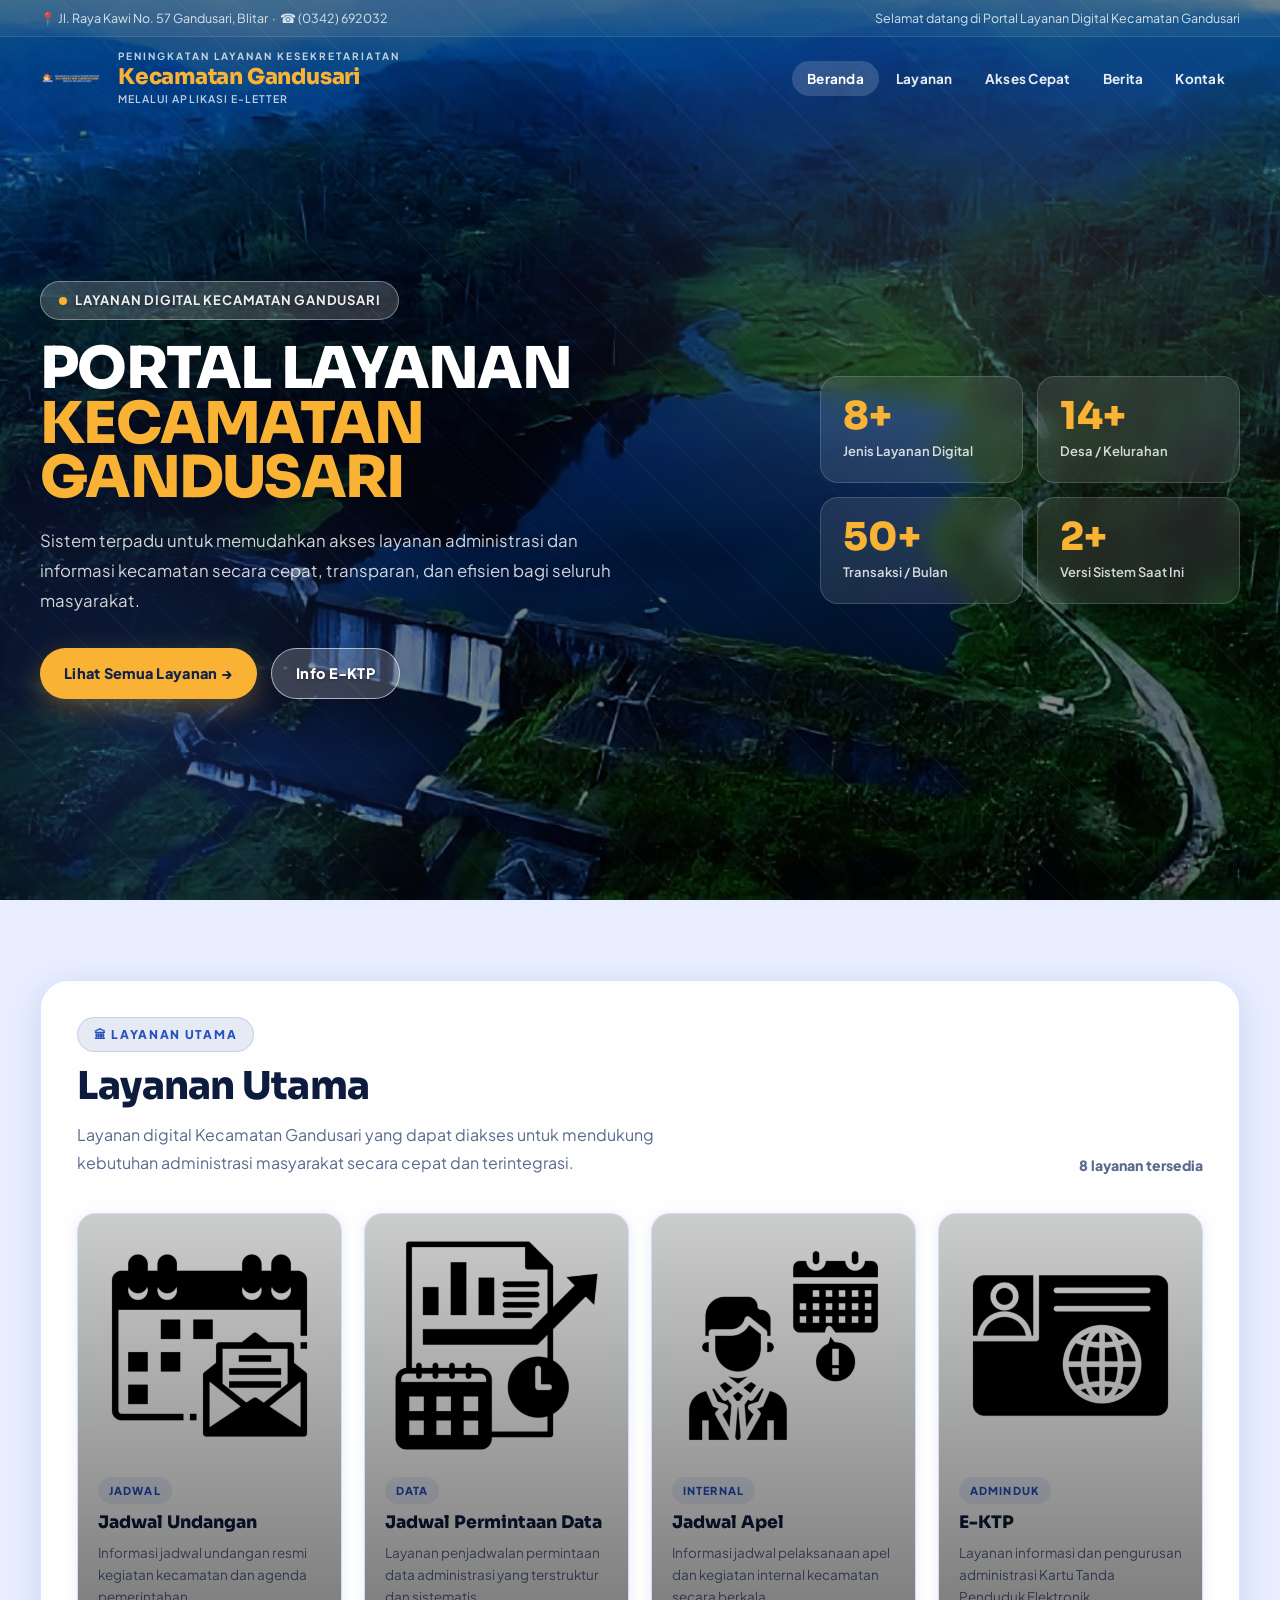
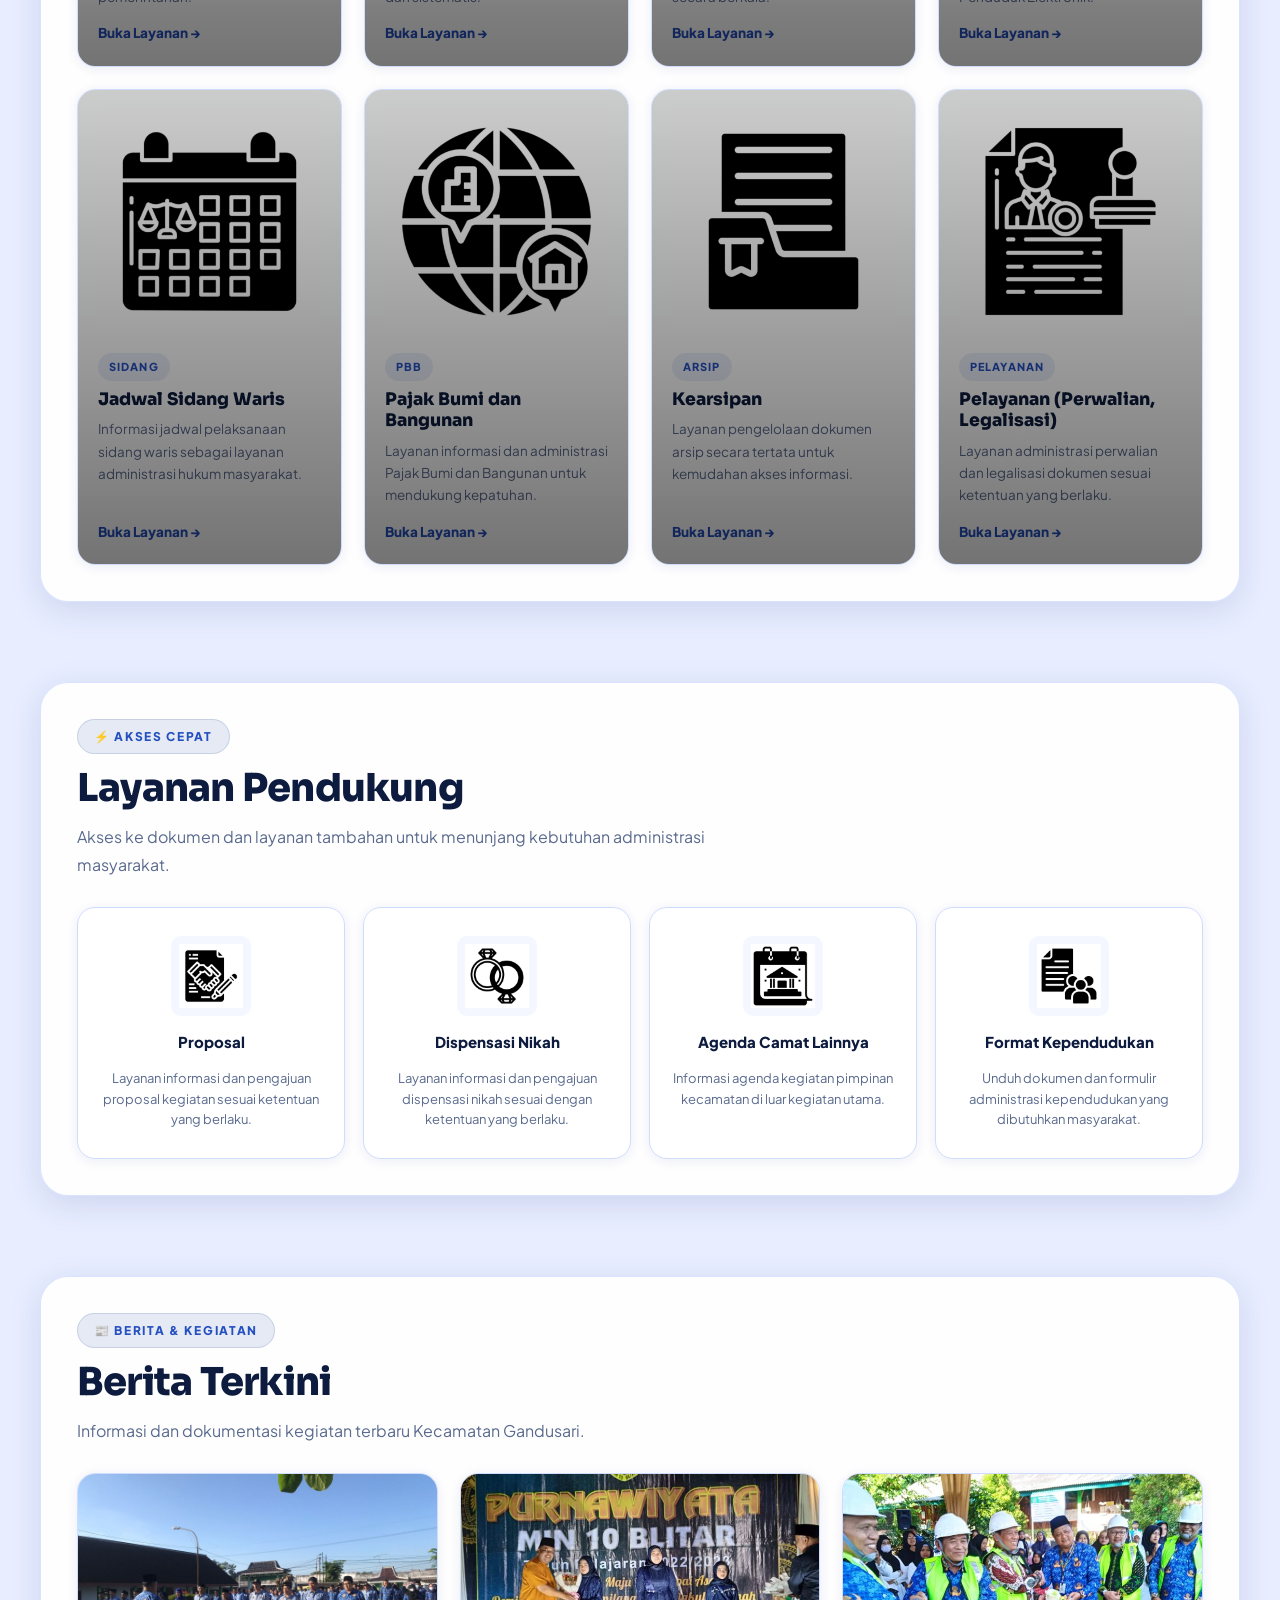
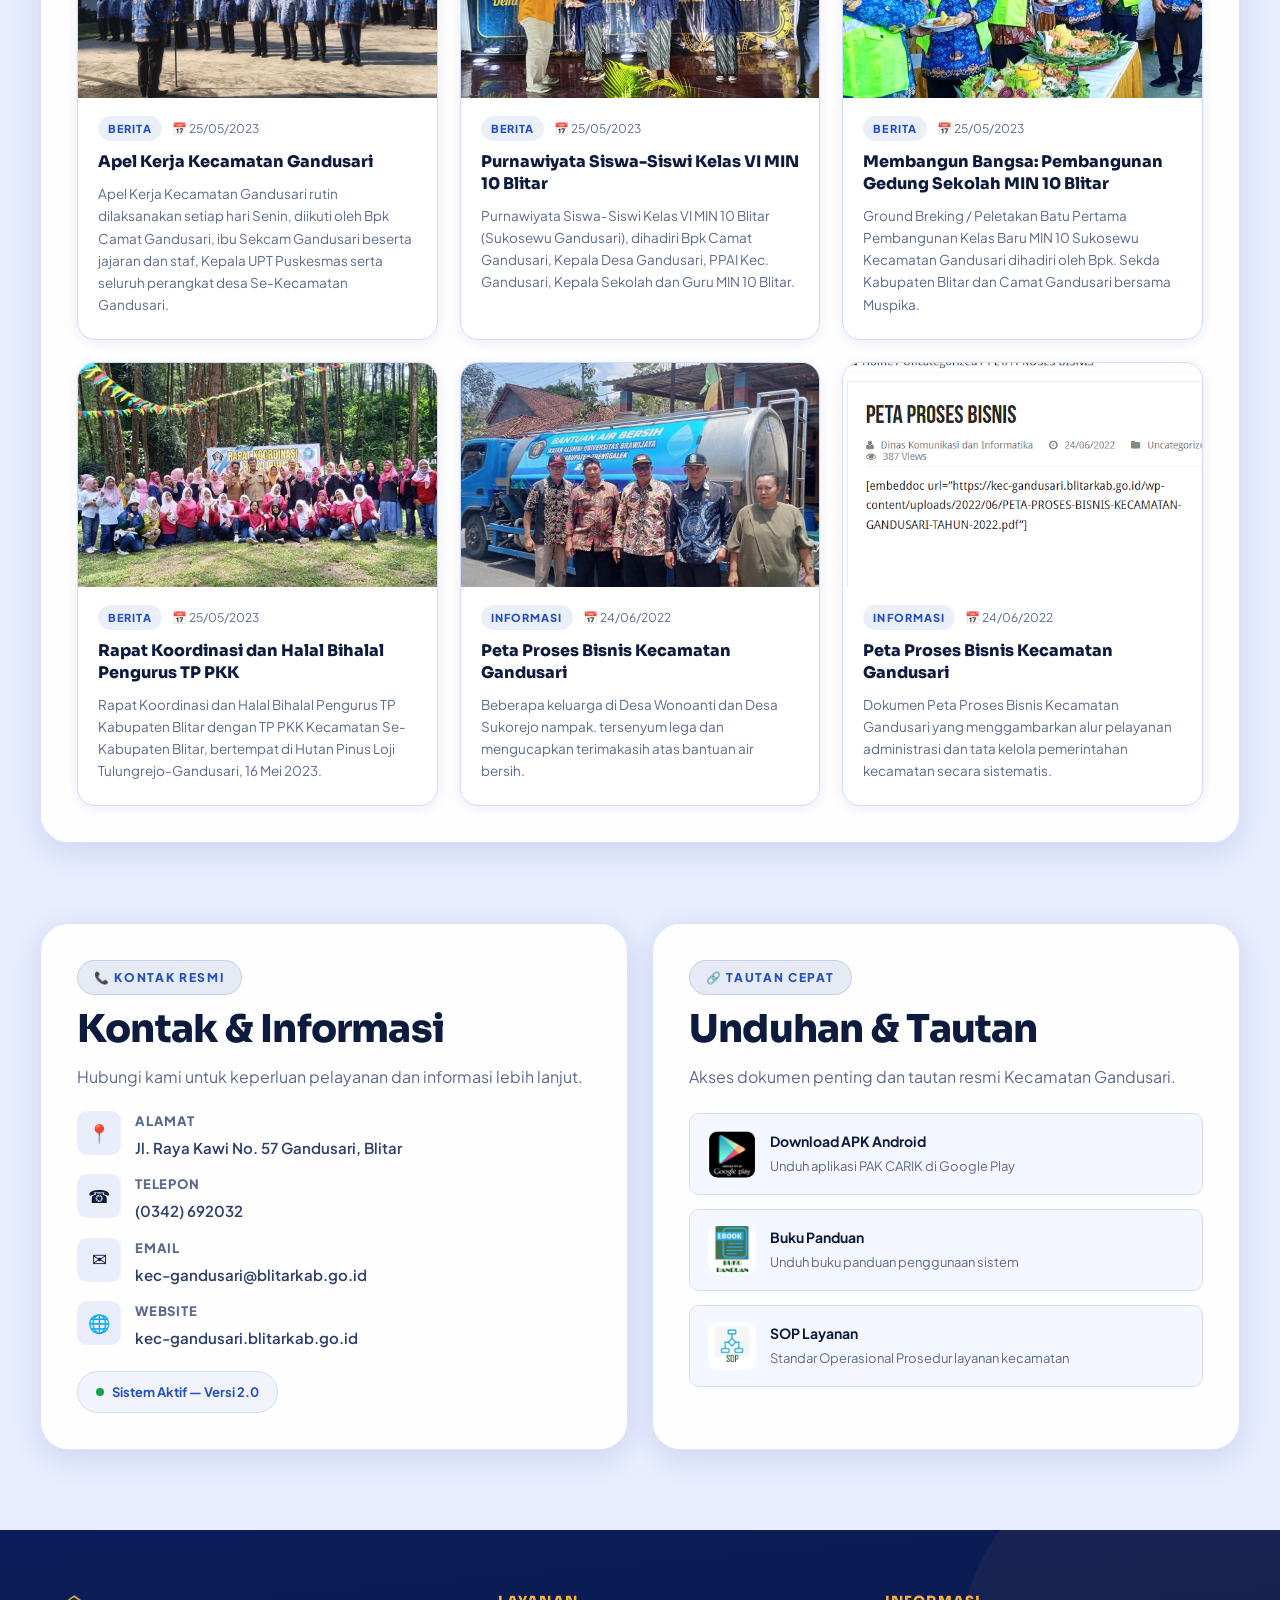
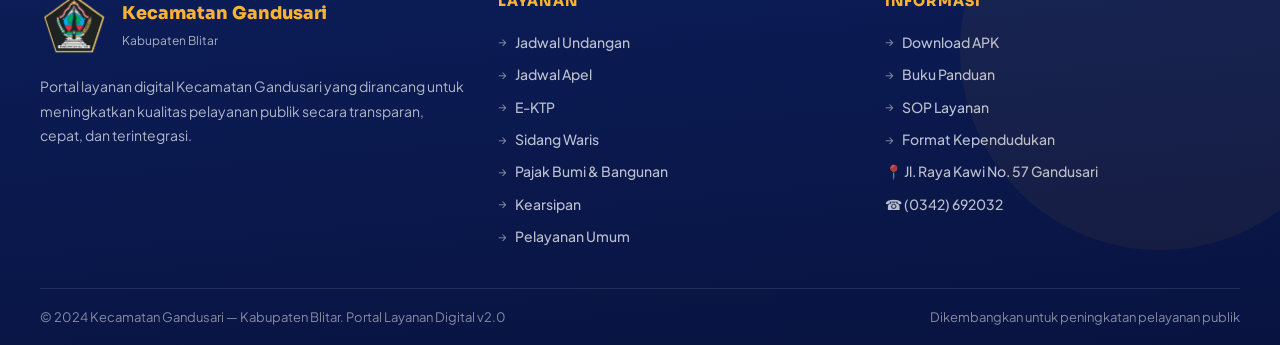
<file: pakcarik/index.html>
<!DOCTYPE html>
<html lang="id">
<head>
  <meta charset="UTF-8">
  <meta http-equiv="X-UA-Compatible" content="IE=edge">
  <meta name="viewport" content="width=device-width, initial-scale=1.0">
  <title>PAK CARIK — Portal Layanan Digital Kecamatan Gandusari</title>
  <meta name="description" content="Portal layanan digital Kecamatan Gandusari. Akses layanan administrasi secara cepat, transparan, dan efisien.">
  <link rel="stylesheet" href="assets/css/style.css">
</head>
<body>

<!-- ══ HEADER ══ -->
<header class="site-header" id="site-header">
  <div class="topbar">
    <div class="container">
      <span>📍 Jl. Raya Kawi No. 57 Gandusari, Blitar &nbsp;·&nbsp; ☎ (0342) 692032</span>
      <span>Selamat datang di Portal Layanan Digital Kecamatan Gandusari</span>
    </div>
  </div>
  <div class="navbar-wrap">
    <div class="container">
      <nav class="navbar">
        <a class="brand" href="index.html">
          <img class="brand-logo" src="assets/img/carik.png" alt="PAK CARIK">
          <div class="brand-copy">
            <p class="brand-kicker">Peningkatan Layanan Kesekretariatan</p>
            <h1 class="brand-title">Kecamatan Gandusari</h1>
            <p class="brand-sub">Melalui Aplikasi E-Letter</p>
          </div>
        </a>
        <button class="nav-toggle" aria-label="Menu">☰</button>
        <ul class="nav-list">
          <li><a href="#home" class="active">Beranda</a></li>
          <li><a href="#layanan">Layanan</a></li>
          <li><a href="#akses">Akses Cepat</a></li>
          <li><a href="#berita">Berita</a></li>
          <li><a href="#kontak">Kontak</a></li>
        </ul>
      </nav>
    </div>
  </div>
</header>

<!-- ══ HERO ══ -->
<section id="home" class="hero">
  <div class="hero-bg"></div>
  <div class="hero-pattern"></div>
  <div class="container">
    <div class="hero-grid">
      <div>
        <div class="hero-eyebrow fade-up">
          <span></span>
          Layanan Digital Kecamatan Gandusari
        </div>
        <h2 class="hero-title fade-up delay-1">
          PORTAL LAYANAN
          <em>KECAMATAN GANDUSARI</em>
        </h2>
        <p class="hero-text fade-up delay-2">
          Sistem terpadu untuk memudahkan akses layanan administrasi dan informasi kecamatan secara cepat, transparan, dan efisien bagi seluruh masyarakat.
        </p>
        <div class="hero-actions fade-up delay-3">
          <a href="#layanan" class="btn btn-primary">Lihat Semua Layanan →</a>
          <a href="pages/ektp.html" class="btn btn-outline">Info E-KTP</a>
        </div>
      </div>
      <div class="hero-stats fade-up delay-4">
        <div class="stat-card">
          <div class="num" data-count="8">8+</div>
          <div class="lbl">Jenis Layanan Digital</div>
        </div>
        <div class="stat-card">
          <div class="num" data-count="14">14+</div>
          <div class="lbl">Desa / Kelurahan</div>
        </div>
        <div class="stat-card">
          <div class="num" data-count="50">50+</div>
          <div class="lbl">Transaksi / Bulan</div>
        </div>
        <div class="stat-card">
          <div class="num" data-count="2">2.0</div>
          <div class="lbl">Versi Sistem Saat Ini</div>
        </div>
      </div>
    </div>
  </div>
</section>

<!-- ══ LAYANAN UTAMA ══ -->
<section id="layanan" class="layanan-section">
  <div class="container">
    <div class="panel">
      <div class="layanan-header">
        <div>
          <div class="section-badge">🏛 Layanan Utama</div>
          <h2 class="section-title">Layanan Utama</h2>
          <p class="section-desc">Layanan digital Kecamatan Gandusari yang dapat diakses untuk mendukung kebutuhan administrasi masyarakat secara cepat dan terintegrasi.</p>
        </div>
        <div class="layanan-count">8 layanan tersedia</div>
      </div>

      <div class="layanan-grid">

        <a class="layanan-card layanan-jadwal-undangan" href="pages/jadwal-undangan.html">
          <div class="layanan-img-wrap">
            <div class="layanan-img"><img src="assets/img/ikon_undangan.png" alt="Jadwal Undangan"></div>
          </div>
          <div class="layanan-body">
            <span class="layanan-tag">Jadwal</span>
            <h3 class="layanan-title">Jadwal Undangan</h3>
            <p class="layanan-copy">Informasi jadwal undangan resmi kegiatan kecamatan dan agenda pemerintahan.</p>
            <span class="layanan-link">Buka Layanan →</span>
          </div>
        </a>

        <a class="layanan-card layanan-permintaan-data" href="pages/jadwal-data.html">
          <div class="layanan-img-wrap">
            <div class="layanan-img"><img src="assets/img/ikon_data.png" alt="Jadwal Permintaan Data"></div>
          </div>
          <div class="layanan-body">
            <span class="layanan-tag">Data</span>
            <h3 class="layanan-title">Jadwal Permintaan Data</h3>
            <p class="layanan-copy">Layanan penjadwalan permintaan data administrasi yang terstruktur dan sistematis.</p>
            <span class="layanan-link">Buka Layanan →</span>
          </div>
        </a>

        <a class="layanan-card layanan-jadwal-apel" href="pages/jadwal-apel.html">
          <div class="layanan-img-wrap">
            <div class="layanan-img"><img src="assets/img/ikon_apel.png" alt="Jadwal Apel"></div>
          </div>
          <div class="layanan-body">
            <span class="layanan-tag">Internal</span>
            <h3 class="layanan-title">Jadwal Apel</h3>
            <p class="layanan-copy">Informasi jadwal pelaksanaan apel dan kegiatan internal kecamatan secara berkala.</p>
            <span class="layanan-link">Buka Layanan →</span>
          </div>
        </a>

        <a class="layanan-card layanan-ektp" href="pages/ektp.html">
          <div class="layanan-img-wrap">
            <div class="layanan-img"><img src="assets/img/ikon_ktp.png" alt="E-KTP"></div>
          </div>
          <div class="layanan-body">
            <span class="layanan-tag">Adminduk</span>
            <h3 class="layanan-title">E-KTP</h3>
            <p class="layanan-copy">Layanan informasi dan pengurusan administrasi Kartu Tanda Penduduk Elektronik.</p>
            <span class="layanan-link">Buka Layanan →</span>
          </div>
        </a>

        <a class="layanan-card layanan-sidang-waris" href="pages/sidang-waris.html">
          <div class="layanan-img-wrap">
            <div class="layanan-img"><img src="assets/img/ikon_waris.png" alt="Jadwal Sidang Waris"></div>
          </div>
          <div class="layanan-body">
            <span class="layanan-tag">Sidang</span>
            <h3 class="layanan-title">Jadwal Sidang Waris</h3>
            <p class="layanan-copy">Informasi jadwal pelaksanaan sidang waris sebagai layanan administrasi hukum masyarakat.</p>
            <span class="layanan-link">Buka Layanan →</span>
          </div>
        </a>

        <a class="layanan-card layanan-pbb" href="pages/pbb.html">
          <div class="layanan-img-wrap">
            <div class="layanan-img"><img src="assets/img/ikon_pbb.png" alt="PBB"></div>
          </div>
          <div class="layanan-body">
            <span class="layanan-tag">PBB</span>
            <h3 class="layanan-title">Pajak Bumi dan Bangunan</h3>
            <p class="layanan-copy">Layanan informasi dan administrasi Pajak Bumi dan Bangunan untuk mendukung kepatuhan.</p>
            <span class="layanan-link">Buka Layanan →</span>
          </div>
        </a>

        <a class="layanan-card layanan-kearsipan" href="pages/kearsipan.html">
          <div class="layanan-img-wrap">
            <div class="layanan-img"><img src="assets/img/ikon_arsip.png" alt="Kearsipan"></div>
          </div>
          <div class="layanan-body">
            <span class="layanan-tag">Arsip</span>
            <h3 class="layanan-title">Kearsipan</h3>
            <p class="layanan-copy">Layanan pengelolaan dokumen arsip secara tertata untuk kemudahan akses informasi.</p>
            <span class="layanan-link">Buka Layanan →</span>
          </div>
        </a>

        <a class="layanan-card layanan-pelayanan" href="pages/pelayanan.html">
          <div class="layanan-img-wrap">
            <div class="layanan-img"><img src="assets/img/ikon_pelayanan.png" alt="Pelayanan"></div>
          </div>
          <div class="layanan-body">
            <span class="layanan-tag">Pelayanan</span>
            <h3 class="layanan-title">Pelayanan (Perwalian, Legalisasi)</h3>
            <p class="layanan-copy">Layanan administrasi perwalian dan legalisasi dokumen sesuai ketentuan yang berlaku.</p>
            <span class="layanan-link">Buka Layanan →</span>
          </div>
        </a>

      </div>
    </div>
  </div>
</section>

<!-- ══ AKSES CEPAT ══ -->
<section id="akses" class="akses-section">
  <div class="container">
    <div class="panel">
      <div class="section-badge">⚡ Akses Cepat</div>
      <h2 class="section-title">Layanan Pendukung</h2>
      <p class="section-desc">Akses ke dokumen dan layanan tambahan untuk menunjang kebutuhan administrasi masyarakat.</p>
      <div class="akses-grid">
        <a class="akses-card" href="pages/proposal.html">
          <div class="akses-icon"><img src="assets/img/ikon_proposal.png" alt="Proposal"></div>
          <strong>Proposal</strong>
          <span>Layanan informasi dan pengajuan proposal kegiatan sesuai ketentuan yang berlaku.</span>
        </a>
        <a class="akses-card" href="pages/nikah.html">
          <div class="akses-icon"><img src="assets/img/ikon_nikah.png" alt="Dispensasi Nikah"></div>
          <strong>Dispensasi Nikah</strong>
          <span>Layanan informasi dan pengajuan dispensasi nikah sesuai dengan ketentuan yang berlaku.</span>
        </a>
        <a class="akses-card" href="pages/agenda-camat.html">
          <div class="akses-icon"><img src="assets/img/ikon_camat.png" alt="Agenda Camat"></div>
          <strong>Agenda Camat Lainnya</strong>
          <span>Informasi agenda kegiatan pimpinan kecamatan di luar kegiatan utama.</span>
        </a>
        <a class="akses-card" href="pages/format.html">
          <div class="akses-icon"><img src="assets/img/ikon_format.png" alt="Format Kependudukan"></div>
          <strong>Format Kependudukan</strong>
          <span>Unduh dokumen dan formulir administrasi kependudukan yang dibutuhkan masyarakat.</span>
        </a>
      </div>
    </div>
  </div>
</section>

<!-- ══ BERITA ══ -->
<section id="berita" class="berita-section">
  <div class="container">
    <div class="panel">
      <div class="section-badge">📰 Berita & Kegiatan</div>
      <h2 class="section-title">Berita Terkini</h2>
      <p class="section-desc">Informasi dan dokumentasi kegiatan terbaru Kecamatan Gandusari.</p>

      <div class="berita-grid">

        <div class="berita-card">
          <div class="berita-img"><img src="assets/img/berita/berita1.png" alt="Apel Kerja" onerror="this.src='assets/img/berita/placeholder.jpg'"></div>
          <div class="berita-body">
            <div class="berita-meta">
              <span class="berita-cat">Berita</span>
              <span class="berita-date">📅 25/05/2023</span>
            </div>
            <h3 class="berita-title">Apel Kerja Kecamatan Gandusari</h3>
            <p class="berita-excerpt">Apel Kerja Kecamatan Gandusari rutin dilaksanakan setiap hari Senin, diikuti oleh Bpk Camat Gandusari, ibu Sekcam Gandusari beserta jajaran dan staf, Kepala UPT Puskesmas serta seluruh perangkat desa Se-Kecamatan Gandusari.</p>
          </div>
        </div>

        <div class="berita-card">
          <div class="berita-img"><img src="assets/img/berita/berita2.png" alt="Purnawiyata" onerror="this.src='assets/img/berita/placeholder.jpg'"></div>
          <div class="berita-body">
            <div class="berita-meta">
              <span class="berita-cat">Berita</span>
              <span class="berita-date">📅 25/05/2023</span>
            </div>
            <h3 class="berita-title">Purnawiyata Siswa-Siswi Kelas VI MIN 10 Blitar</h3>
            <p class="berita-excerpt">Purnawiyata Siswa-Siswi Kelas VI MIN 10 Blitar (Sukosewu Gandusari), dihadiri Bpk Camat Gandusari, Kepala Desa Gandusari, PPAI Kec. Gandusari, Kepala Sekolah dan Guru MIN 10 Blitar.</p>
          </div>
        </div>

        <div class="berita-card">
          <div class="berita-img"><img src="assets/img/berita/berita3.png" alt="Pembangunan Gedung" onerror="this.src='assets/img/berita/placeholder.jpg'"></div>
          <div class="berita-body">
            <div class="berita-meta">
              <span class="berita-cat">Berita</span>
              <span class="berita-date">📅 25/05/2023</span>
            </div>
            <h3 class="berita-title">Membangun Bangsa: Pembangunan Gedung Sekolah MIN 10 Blitar</h3>
            <p class="berita-excerpt">Ground Breking / Peletakan Batu Pertama Pembangunan Kelas Baru MIN 10 Sukosewu Kecamatan Gandusari dihadiri oleh Bpk. Sekda Kabupaten Blitar dan Camat Gandusari bersama Muspika.</p>
          </div>
        </div>

        <div class="berita-card">
          <div class="berita-img"><img src="assets/img/berita/berita4.png" alt="Rapat Koordinasi" onerror="this.src='assets/img/berita/placeholder.jpg'"></div>
          <div class="berita-body">
            <div class="berita-meta">
              <span class="berita-cat">Berita</span>
              <span class="berita-date">📅 25/05/2023</span>
            </div>
            <h3 class="berita-title">Rapat Koordinasi dan Halal Bihalal Pengurus TP PKK</h3>
            <p class="berita-excerpt">Rapat Koordinasi dan Halal Bihalal Pengurus TP Kabupaten Blitar dengan TP PKK Kecamatan Se-Kabupaten Blitar, bertempat di Hutan Pinus Loji Tulungrejo-Gandusari, 16 Mei 2023.</p>
          </div>
        </div>

        <div class="berita-card">
          <div class="berita-img"><img src="assets/img/berita/berita5.png" alt="Peta Proses Bisnis" onerror="this.src='assets/img/berita/placeholder.jpg'"></div>
          <div class="berita-body">
            <div class="berita-meta">
              <span class="berita-cat">Informasi</span>
              <span class="berita-date">📅 24/06/2022</span>
            </div>
            <h3 class="berita-title">Peta Proses Bisnis Kecamatan Gandusari</h3>
            <p class="berita-excerpt"> Beberapa keluarga di Desa Wonoanti dan Desa Sukorejo nampak. tersenyum lega dan mengucapkan terimakasih atas bantuan air bersih.</p>
          </div>
        </div>

        <div class="berita-card">
          <div class="berita-img"><img src="assets/img/berita/berita6.png" alt="Peta Proses Bisnis" onerror="this.src='assets/img/berita/placeholder.jpg'"></div>
          <div class="berita-body">
            <div class="berita-meta">
              <span class="berita-cat">Informasi</span>
              <span class="berita-date">📅 24/06/2022</span>
            </div>
            <h3 class="berita-title">Peta Proses Bisnis Kecamatan Gandusari</h3>
            <p class="berita-excerpt">Dokumen Peta Proses Bisnis Kecamatan Gandusari yang menggambarkan alur pelayanan administrasi dan tata kelola pemerintahan kecamatan secara sistematis.</p>
          </div>
        </div>

      </div>
    </div>
  </div>
</section>

<!-- ══ INFORMASI & KONTAK ══ -->
<section id="kontak" class="info-section">
  <div class="container">
    <div class="info-grid">

      <div class="panel">
        <div class="section-badge">📞 Kontak Resmi</div>
        <h2 class="section-title">Kontak & Informasi</h2>
        <p class="section-desc">Hubungi kami untuk keperluan pelayanan dan informasi lebih lanjut.</p>
        <div class="contact-list">
          <div class="contact-item">
            <div class="contact-icon">📍</div>
            <div>
              <strong>Alamat</strong>
              <span>Jl. Raya Kawi No. 57 Gandusari, Blitar</span>
            </div>
          </div>
          <div class="contact-item">
            <div class="contact-icon">☎</div>
            <div>
              <strong>Telepon</strong>
              <a href="tel:+62342692032">(0342) 692032</a>
            </div>
          </div>
          <div class="contact-item">
            <div class="contact-icon">✉</div>
            <div>
              <strong>Email</strong>
              <a href="mailto:kec-gandusari@blitarkab.go.id">kec-gandusari@blitarkab.go.id</a>
            </div>
          </div>
          <div class="contact-item">
            <div class="contact-icon">🌐</div>
            <div>
              <strong>Website</strong>
              <a href="#">kec-gandusari.blitarkab.go.id</a>
            </div>
          </div>
        </div>
        <div class="version-badge">
          <span class="version-dot"></span>
          Sistem Aktif — Versi 2.0
        </div>
      </div>

      <div class="panel">
        <div class="section-badge">🔗 Tautan Cepat</div>
        <h2 class="section-title">Unduhan & Tautan</h2>
        <p class="section-desc">Akses dokumen penting dan tautan resmi Kecamatan Gandusari.</p>
        <div style="display:grid; gap:14px; margin-top:22px;">

          <a href="#" style="display:flex;align-items:center;gap:14px;padding:16px 18px;background:#f4f7ff;border:1px solid var(--border);border-radius:var(--radius-sm);transition:background .2s,transform .2s;" onmouseover="this.style.background='#e8eeff';this.style.transform='translateY(-2px)'" onmouseout="this.style.background='#f4f7ff';this.style.transform='translateY(0)'">
            <img src="assets/img/gplay.png" alt="APK" style="width:48px;height:48px;object-fit:contain;border-radius:10px;">
            <div><strong style="display:block;font-size:14px;">Download APK Android</strong><span style="font-size:13px;color:var(--text-soft);">Unduh aplikasi PAK CARIK di Google Play</span></div>
          </a>

          <a href="#" style="display:flex;align-items:center;gap:14px;padding:16px 18px;background:#f4f7ff;border:1px solid var(--border);border-radius:var(--radius-sm);transition:background .2s,transform .2s;" onmouseover="this.style.background='#e8eeff';this.style.transform='translateY(-2px)'" onmouseout="this.style.background='#f4f7ff';this.style.transform='translateY(0)'">
            <img src="assets/img/ebookp.png" alt="Buku Panduan" style="width:48px;height:48px;object-fit:contain;border-radius:10px;">
            <div><strong style="display:block;font-size:14px;">Buku Panduan</strong><span style="font-size:13px;color:var(--text-soft);">Unduh buku panduan penggunaan sistem</span></div>
          </a>

          <a href="#" style="display:flex;align-items:center;gap:14px;padding:16px 18px;background:#f4f7ff;border:1px solid var(--border);border-radius:var(--radius-sm);transition:background .2s,transform .2s;" onmouseover="this.style.background='#e8eeff';this.style.transform='translateY(-2px)'" onmouseout="this.style.background='#f4f7ff';this.style.transform='translateY(0)'">
            <img src="assets/img/sop.png" alt="SOP" style="width:48px;height:48px;object-fit:contain;border-radius:10px;background:#fff;padding:4px;">
            <div><strong style="display:block;font-size:14px;">SOP Layanan</strong><span style="font-size:13px;color:var(--text-soft);">Standar Operasional Prosedur layanan kecamatan</span></div>
          </a>

        </div>
      </div>

    </div>
  </div>
</section>

<!-- ══ FOOTER ══ -->
<footer class="site-footer">
  <div class="container">
    <div class="footer-grid">
      <div>
        <div class="footer-brand">
          <img src="assets/img/logo-kab.png" alt="Logo Kabupaten Blitar">
          <div>
            <h3>Kecamatan Gandusari</h3>
            <p>Kabupaten Blitar</p>
          </div>
        </div>
        <p class="footer-desc">Portal layanan digital Kecamatan Gandusari yang dirancang untuk meningkatkan kualitas pelayanan publik secara transparan, cepat, dan terintegrasi.</p>
      </div>
      <div class="footer-col">
        <h4>Layanan</h4>
        <div class="footer-links">
          <a href="pages/jadwal-undangan.html">Jadwal Undangan</a>
          <a href="pages/jadwal-apel.html">Jadwal Apel</a>
          <a href="pages/ektp.html">E-KTP</a>
          <a href="pages/sidang-waris.html">Sidang Waris</a>
          <a href="pages/pbb.html">Pajak Bumi & Bangunan</a>
          <a href="pages/kearsipan.html">Kearsipan</a>
          <a href="pages/pelayanan.html">Pelayanan Umum</a>
        </div>
      </div>
      <div class="footer-col">
        <h4>Informasi</h4>
        <div class="footer-links">
          <a href="#">Download APK</a>
          <a href="#">Buku Panduan</a>
          <a href="#">SOP Layanan</a>
          <a href="#">Format Kependudukan</a>
          <span>📍 Jl. Raya Kawi No. 57 Gandusari</span>
          <span>☎ (0342) 692032</span>
        </div>
      </div>
    </div>
    <div class="footer-bottom">
      <span>© 2024 Kecamatan Gandusari — Kabupaten Blitar. Portal Layanan Digital v2.0</span>
      <span>Dikembangkan untuk peningkatan pelayanan publik</span>
    </div>
  </div>
</footer>

<script src="assets/js/script.js"></script>
</body>
</html>
</file>
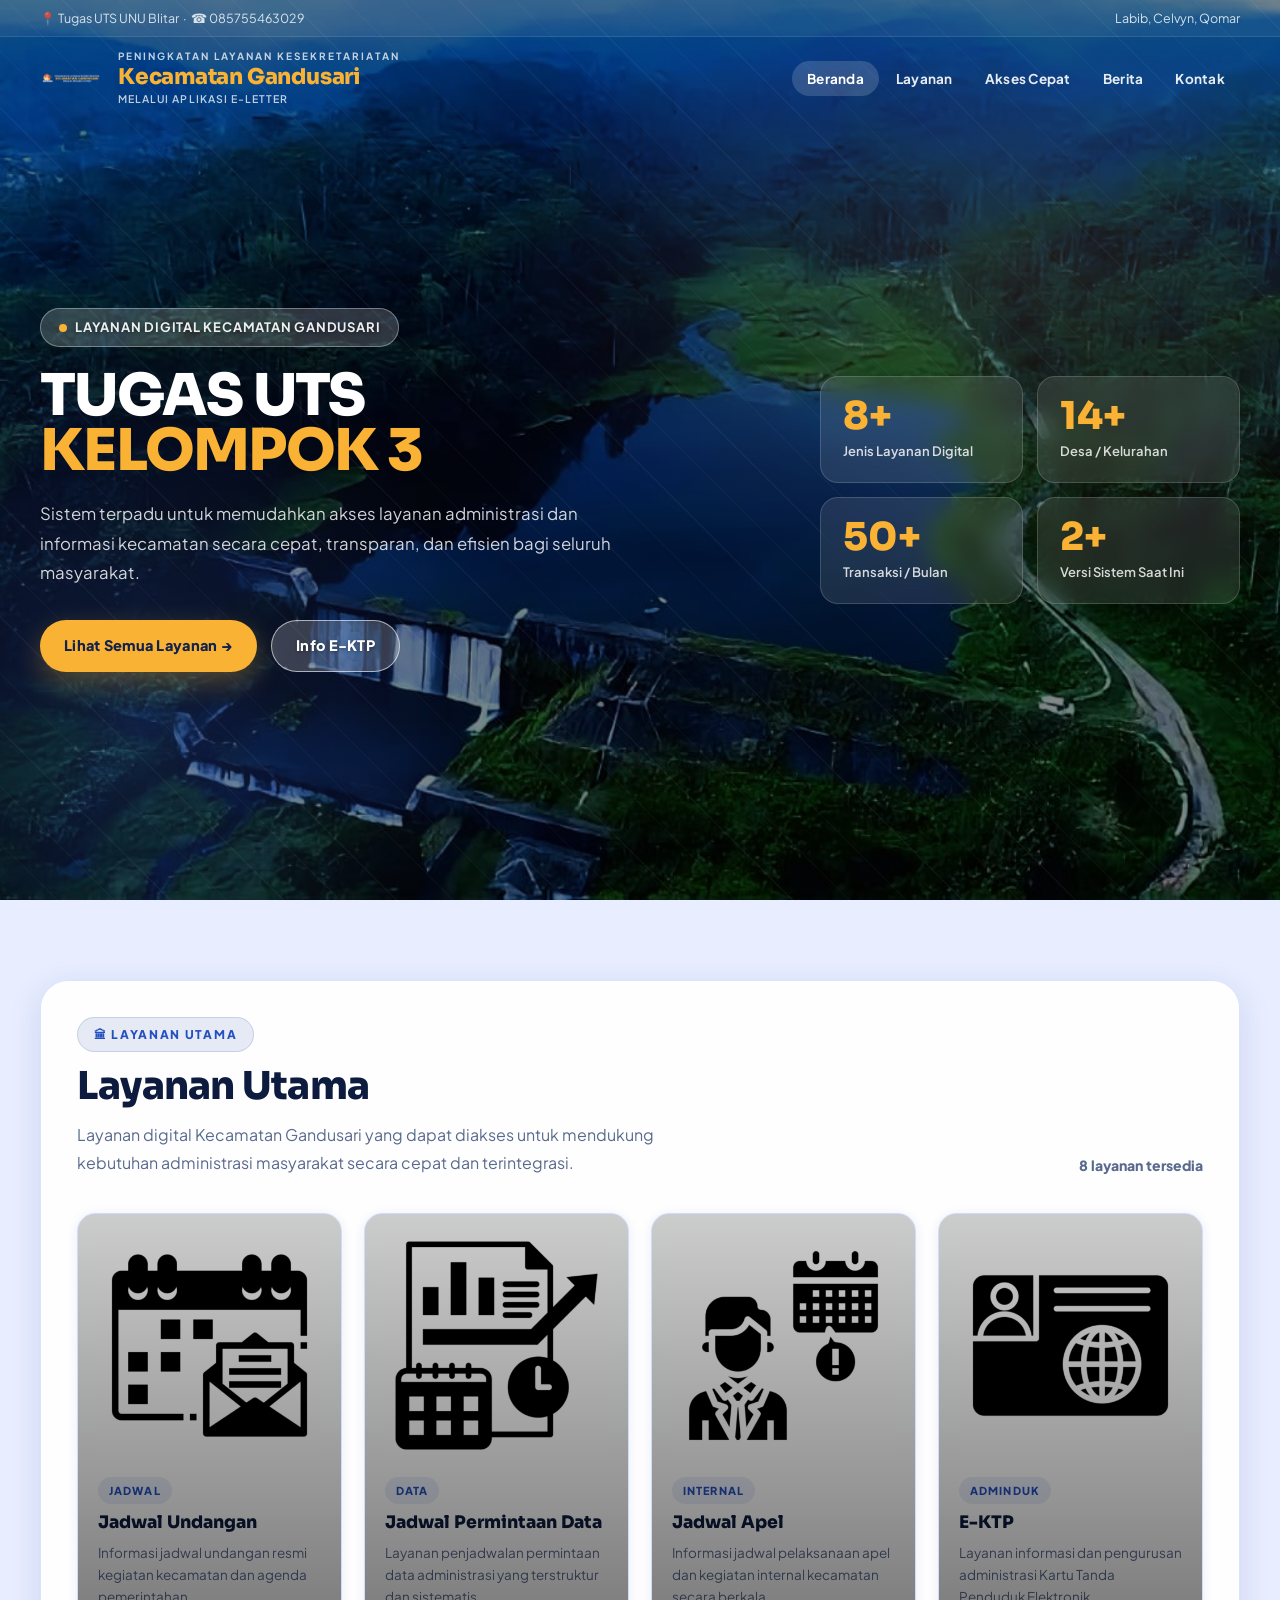
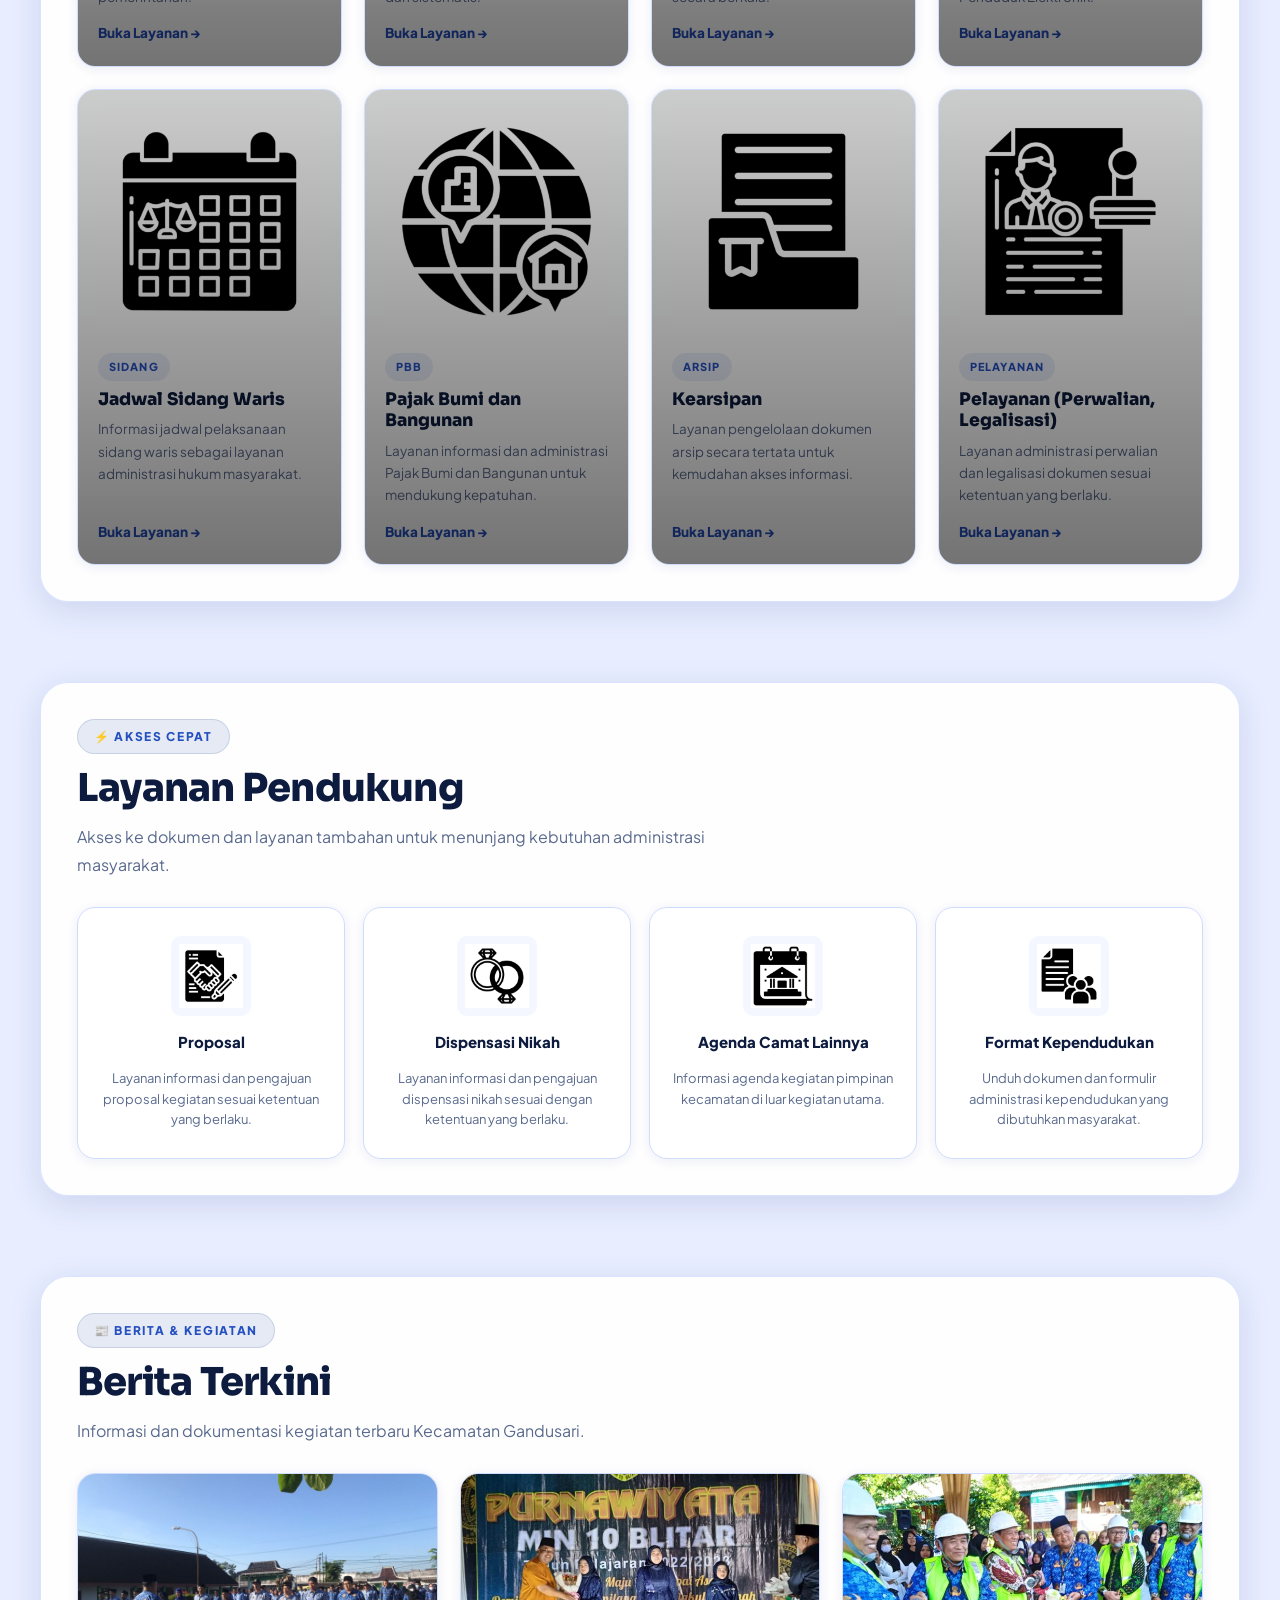
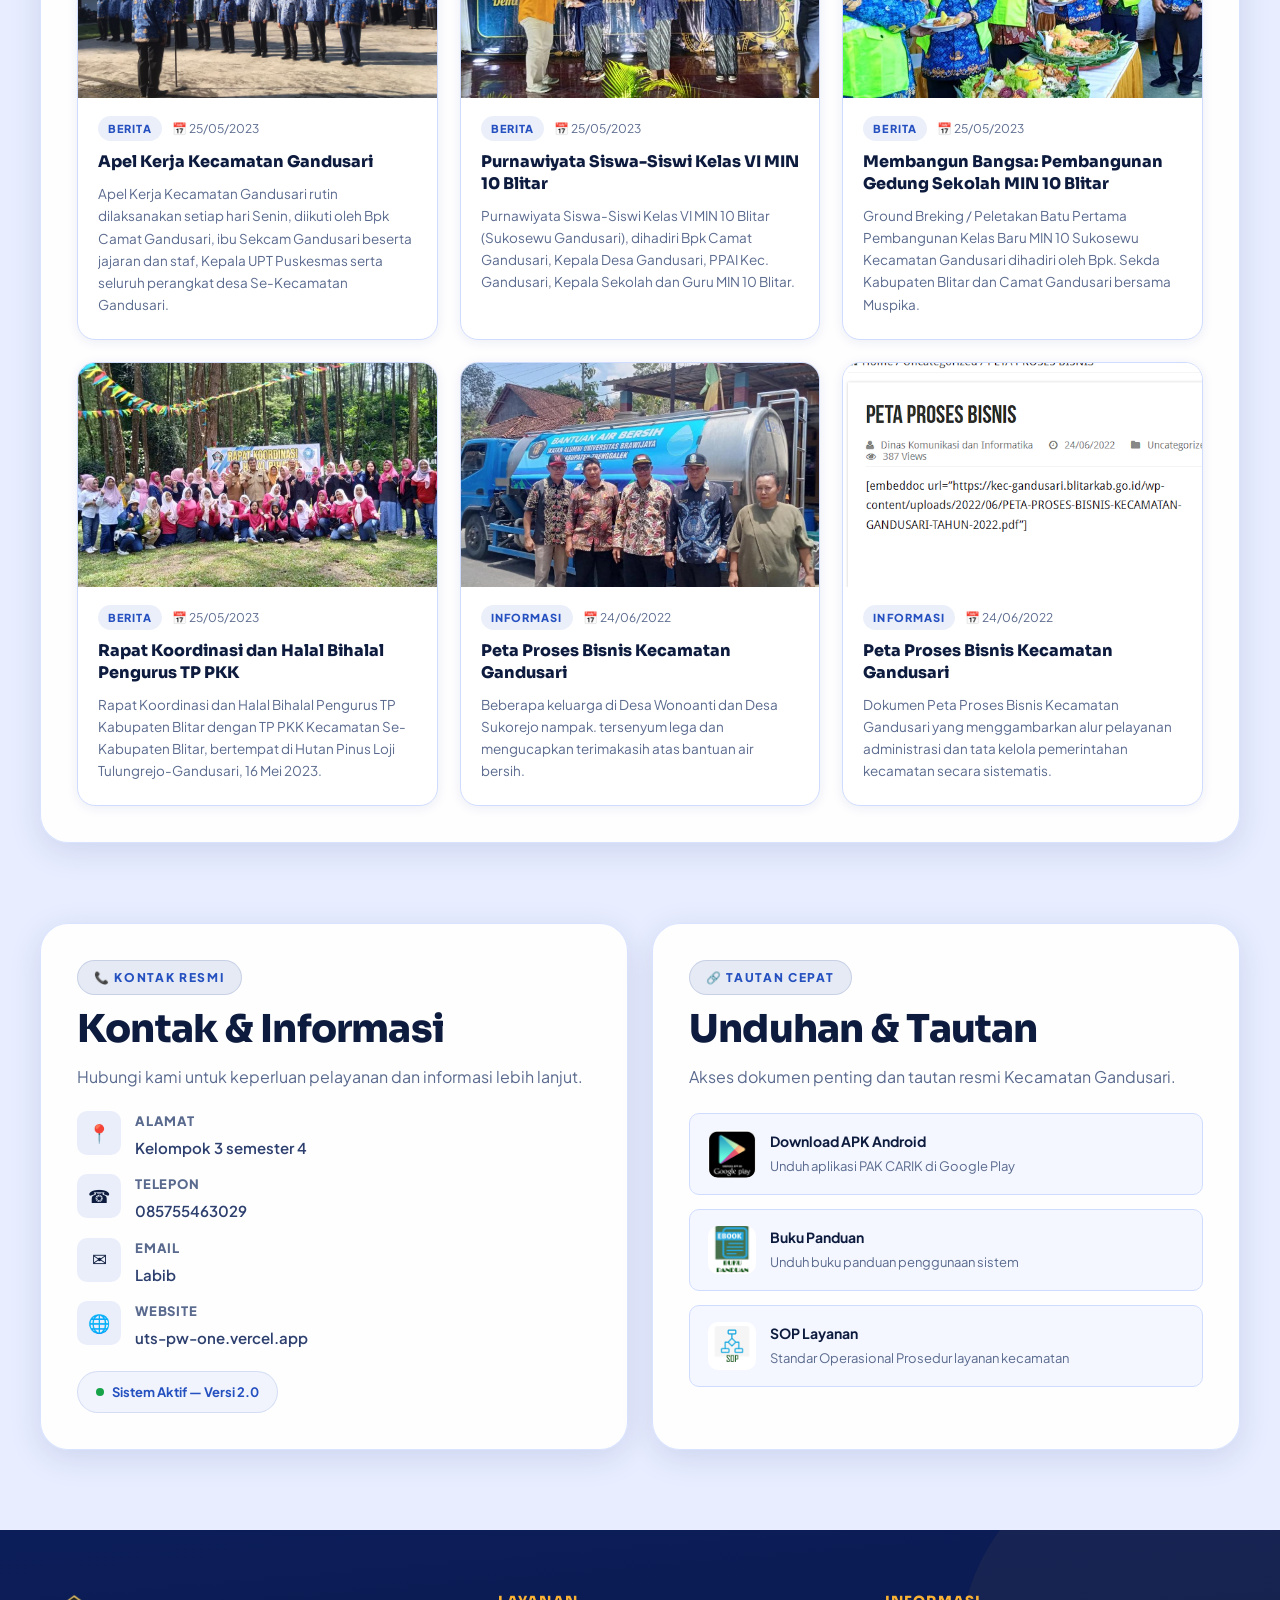
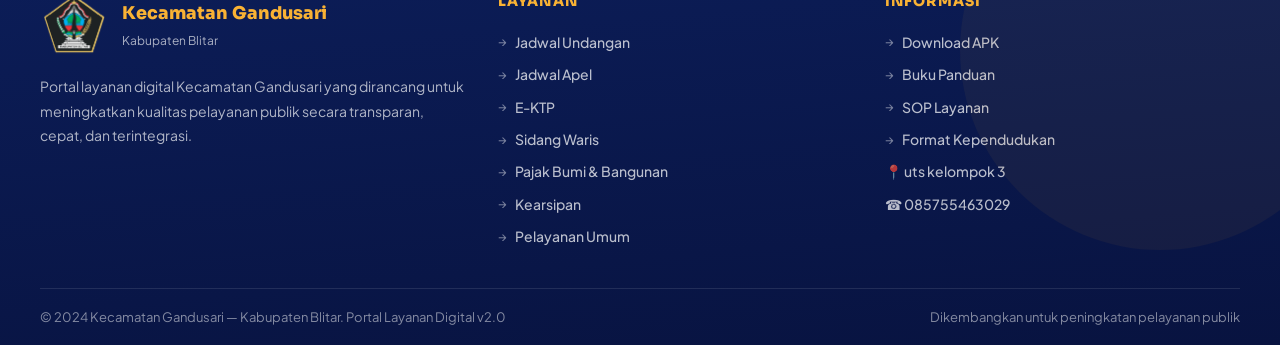
<file: UTS-KELOMPOK3/index.html>
<!DOCTYPE html>
<html lang="id">
<head>
  <meta charset="UTF-8">
  <meta http-equiv="X-UA-Compatible" content="IE=edge">
  <meta name="viewport" content="width=device-width, initial-scale=1.0">
  <title>PAK CARIK — Portal Layanan Digital Kecamatan Gandusari</title>
  <meta name="description" content="Portal layanan digital Kecamatan Gandusari. Akses layanan administrasi secara cepat, transparan, dan efisien.">
  <link rel="stylesheet" href="assets/css/style.css">
  <link href="https://unpkg.com/aos@2.3.4/dist/aos.css" rel="stylesheet">
</head>

<body>

<!-- ══ HEADER ══ -->
<header class="site-header" id="site-header">
  <div class="topbar">
    <div class="container">
      <span>📍 Tugas UTS UNU Blitar &nbsp;·&nbsp; ☎ 085755463029</span>
      <span>Labib, Celvyn, Qomar</span>
    </div>
  </div>
  <div class="navbar-wrap">
    <div class="container">
      <nav class="navbar">
        <a class="brand" href="index.html">
          <img class="brand-logo" src="assets/img/carik.png" alt="PAK CARIK">
          <div class="brand-copy">
            <p class="brand-kicker">Peningkatan Layanan Kesekretariatan</p>
            <h1 class="brand-title">Kecamatan Gandusari</h1>
            <p class="brand-sub">Melalui Aplikasi E-Letter</p>
          </div>
        </a>
        <button class="nav-toggle" aria-label="Menu">☰</button>
        <ul class="nav-list">
          <li><a href="#home" class="active">Beranda</a></li>
          <li><a href="#layanan">Layanan</a></li>
          <li><a href="#akses">Akses Cepat</a></li>
          <li><a href="#berita">Berita</a></li>
          <li><a href="#kontak">Kontak</a></li>
        </ul>
      </nav>
    </div>
  </div>
</header>

<!-- ══ HERO ══ -->
<section id="home" class="hero">

  <!-- isi hero kamu -->
  <div class="hero-bg"></div>
  <div class="hero-pattern"></div>
  <div class="container">
    <div class="hero-grid">
      <div>
        <div class="hero-eyebrow fade-up">
          <span></span>
          Layanan Digital Kecamatan Gandusari
        </div>
        <h2 class="hero-title fade-up delay-1">
          TUGAS UTS
          <em>KELOMPOK 3</em>
        </h2>
        <p class="hero-text fade-up delay-2">
          Sistem terpadu untuk memudahkan akses layanan administrasi dan informasi kecamatan secara cepat, transparan, dan efisien bagi seluruh masyarakat.
        </p>
        <div class="hero-actions fade-up delay-3">
          <a href="#layanan" class="btn btn-primary">Lihat Semua Layanan →</a>
          <a href="pages/ektp.php" class="btn btn-outline">Info E-KTP</a>
        </div>
      </div>
      <div class="hero-stats fade-up delay-4">
        <div class="stat-card">
          <div class="num" data-count="8">8+</div>
          <div class="lbl">Jenis Layanan Digital</div>
        </div>
        <div class="stat-card">
          <div class="num" data-count="14">14+</div>
          <div class="lbl">Desa / Kelurahan</div>
        </div>
        <div class="stat-card">
          <div class="num" data-count="50">50+</div>
          <div class="lbl">Transaksi / Bulan</div>
        </div>
        <div class="stat-card">
          <div class="num" data-count="2">2.0</div>
          <div class="lbl">Versi Sistem Saat Ini</div>
        </div>
      </div>
    </div>
  </div>
</section>

<!-- ══ LAYANAN UTAMA ══ -->
<section id="layanan" class="layanan-section">
  <div class="container">
    <div class="panel">
      <div class="layanan-header">
        <div>
          <div class="section-badge">🏛 Layanan Utama</div>
          <h2 class="section-title">Layanan Utama</h2>
          <p class="section-desc">Layanan digital Kecamatan Gandusari yang dapat diakses untuk mendukung kebutuhan administrasi masyarakat secara cepat dan terintegrasi.</p>
        </div>
        <div class="layanan-count">8 layanan tersedia</div>
      </div>

      <div class="layanan-grid">

        <a class="layanan-card layanan-jadwal-undangan" href="pages/jadwal-undangan.php">
          <div class="layanan-img-wrap">
            <div class="layanan-img"><img src="assets/img/ikon_undangan.png" alt="Jadwal Undangan"></div>
          </div>
          <div class="layanan-body">
            <span class="layanan-tag">Jadwal</span>
            <h3 class="layanan-title">Jadwal Undangan</h3>
            <p class="layanan-copy">Informasi jadwal undangan resmi kegiatan kecamatan dan agenda pemerintahan.</p>
            <span class="layanan-link">Buka Layanan →</span>
          </div>
        </a>

        <a class="layanan-card layanan-permintaan-data" href="pages/jadwal-data.php">
          <div class="layanan-img-wrap">
            <div class="layanan-img"><img src="assets/img/ikon_data.png" alt="Jadwal Permintaan Data"></div>
          </div>
          <div class="layanan-body">
            <span class="layanan-tag">Data</span>
            <h3 class="layanan-title">Jadwal Permintaan Data</h3>
            <p class="layanan-copy">Layanan penjadwalan permintaan data administrasi yang terstruktur dan sistematis.</p>
            <span class="layanan-link">Buka Layanan →</span>
          </div>
        </a>

        <a class="layanan-card layanan-jadwal-apel" href="pages/jadwal-apel.php">
          <div class="layanan-img-wrap">
            <div class="layanan-img"><img src="assets/img/ikon_apel.png" alt="Jadwal Apel"></div>
          </div>
          <div class="layanan-body">
            <span class="layanan-tag">Internal</span>
            <h3 class="layanan-title">Jadwal Apel</h3>
            <p class="layanan-copy">Informasi jadwal pelaksanaan apel dan kegiatan internal kecamatan secara berkala.</p>
            <span class="layanan-link">Buka Layanan →</span>
          </div>
        </a>

        <a class="layanan-card layanan-ektp" href="pages/ektp.php">
          <div class="layanan-img-wrap">
            <div class="layanan-img"><img src="assets/img/ikon_ktp.png" alt="E-KTP"></div>
          </div>
          <div class="layanan-body">
            <span class="layanan-tag">Adminduk</span>
            <h3 class="layanan-title">E-KTP</h3>
            <p class="layanan-copy">Layanan informasi dan pengurusan administrasi Kartu Tanda Penduduk Elektronik.</p>
            <span class="layanan-link">Buka Layanan →</span>
          </div>
        </a>

        <a class="layanan-card layanan-sidang-waris" href="pages/sidang-waris.php">
          <div class="layanan-img-wrap">
            <div class="layanan-img"><img src="assets/img/ikon_waris.png" alt="Jadwal Sidang Waris"></div>
          </div>
          <div class="layanan-body">
            <span class="layanan-tag">Sidang</span>
            <h3 class="layanan-title">Jadwal Sidang Waris</h3>
            <p class="layanan-copy">Informasi jadwal pelaksanaan sidang waris sebagai layanan administrasi hukum masyarakat.</p>
            <span class="layanan-link">Buka Layanan →</span>
          </div>
        </a>

        <a class="layanan-card layanan-pbb" href="pages/pbb.php">
          <div class="layanan-img-wrap">
            <div class="layanan-img"><img src="assets/img/ikon_pbb.png" alt="PBB"></div>
          </div>
          <div class="layanan-body">
            <span class="layanan-tag">PBB</span>
            <h3 class="layanan-title">Pajak Bumi dan Bangunan</h3>
            <p class="layanan-copy">Layanan informasi dan administrasi Pajak Bumi dan Bangunan untuk mendukung kepatuhan.</p>
            <span class="layanan-link">Buka Layanan →</span>
          </div>
        </a>

        <a class="layanan-card layanan-kearsipan" href="pages/kearsipan.php">
          <div class="layanan-img-wrap">
            <div class="layanan-img"><img src="assets/img/ikon_arsip.png" alt="Kearsipan"></div>
          </div>
          <div class="layanan-body">
            <span class="layanan-tag">Arsip</span>
            <h3 class="layanan-title">Kearsipan</h3>
            <p class="layanan-copy">Layanan pengelolaan dokumen arsip secara tertata untuk kemudahan akses informasi.</p>
            <span class="layanan-link">Buka Layanan →</span>
          </div>
        </a>

        <a class="layanan-card layanan-pelayanan" href="pages/pelayanan.php">
          <div class="layanan-img-wrap">
            <div class="layanan-img"><img src="assets/img/ikon_pelayanan.png" alt="Pelayanan"></div>
          </div>
          <div class="layanan-body">
            <span class="layanan-tag">Pelayanan</span>
            <h3 class="layanan-title">Pelayanan (Perwalian, Legalisasi)</h3>
            <p class="layanan-copy">Layanan administrasi perwalian dan legalisasi dokumen sesuai ketentuan yang berlaku.</p>
            <span class="layanan-link">Buka Layanan →</span>
          </div>
        </a>

      </div>
    </div>
  </div>
</section>

<!-- ══ AKSES CEPAT ══ -->
<section id="akses" class="akses-section">
  <div class="container">
    <div class="panel">
      <div class="section-badge">⚡ Akses Cepat</div>
      <h2 class="section-title">Layanan Pendukung</h2>
      <p class="section-desc">Akses ke dokumen dan layanan tambahan untuk menunjang kebutuhan administrasi masyarakat.</p>
      <div class="akses-grid">
        <a class="akses-card" href="pages/proposal.html">
          <div class="akses-icon"><img src="assets/img/ikon_proposal.png" alt="Proposal"></div>
          <strong>Proposal</strong>
          <span>Layanan informasi dan pengajuan proposal kegiatan sesuai ketentuan yang berlaku.</span>
        </a>
        <a class="akses-card" href="pages/nikah.html">
          <div class="akses-icon"><img src="assets/img/ikon_nikah.png" alt="Dispensasi Nikah"></div>
          <strong>Dispensasi Nikah</strong>
          <span>Layanan informasi dan pengajuan dispensasi nikah sesuai dengan ketentuan yang berlaku.</span>
        </a>
        <a class="akses-card" href="pages/agenda-camat.html">
          <div class="akses-icon"><img src="assets/img/ikon_camat.png" alt="Agenda Camat"></div>
          <strong>Agenda Camat Lainnya</strong>
          <span>Informasi agenda kegiatan pimpinan kecamatan di luar kegiatan utama.</span>
        </a>
        <a class="akses-card" href="pages/format.html">
          <div class="akses-icon"><img src="assets/img/ikon_format.png" alt="Format Kependudukan"></div>
          <strong>Format Kependudukan</strong>
          <span>Unduh dokumen dan formulir administrasi kependudukan yang dibutuhkan masyarakat.</span>
        </a>
      </div>
    </div>
  </div>
</section>

<!-- ══ BERITA ══ -->
<section id="berita" class="berita-section">
  <div class="container">
    <div class="panel">
      <div class="section-badge">📰 Berita & Kegiatan</div>
      <h2 class="section-title">Berita Terkini</h2>
      <p class="section-desc">Informasi dan dokumentasi kegiatan terbaru Kecamatan Gandusari.</p>

      <div class="berita-grid">

        <div class="berita-card">
          <div class="berita-img"><img src="assets/img/berita/berita1.png" alt="Apel Kerja" onerror="this.src='assets/img/berita/placeholder.jpg'"></div>
          <div class="berita-body">
            <div class="berita-meta">
              <span class="berita-cat">Berita</span>
              <span class="berita-date">📅 25/05/2023</span>
            </div>
            <h3 class="berita-title">Apel Kerja Kecamatan Gandusari</h3>
            <p class="berita-excerpt">Apel Kerja Kecamatan Gandusari rutin dilaksanakan setiap hari Senin, diikuti oleh Bpk Camat Gandusari, ibu Sekcam Gandusari beserta jajaran dan staf, Kepala UPT Puskesmas serta seluruh perangkat desa Se-Kecamatan Gandusari.</p>
          </div>
        </div>

        <div class="berita-card">
          <div class="berita-img"><img src="assets/img/berita/berita2.png" alt="Purnawiyata" onerror="this.src='assets/img/berita/placeholder.jpg'"></div>
          <div class="berita-body">
            <div class="berita-meta">
              <span class="berita-cat">Berita</span>
              <span class="berita-date">📅 25/05/2023</span>
            </div>
            <h3 class="berita-title">Purnawiyata Siswa-Siswi Kelas VI MIN 10 Blitar</h3>
            <p class="berita-excerpt">Purnawiyata Siswa-Siswi Kelas VI MIN 10 Blitar (Sukosewu Gandusari), dihadiri Bpk Camat Gandusari, Kepala Desa Gandusari, PPAI Kec. Gandusari, Kepala Sekolah dan Guru MIN 10 Blitar.</p>
          </div>
        </div>

        <div class="berita-card">
          <div class="berita-img"><img src="assets/img/berita/berita3.png" alt="Pembangunan Gedung" onerror="this.src='assets/img/berita/placeholder.jpg'"></div>
          <div class="berita-body">
            <div class="berita-meta">
              <span class="berita-cat">Berita</span>
              <span class="berita-date">📅 25/05/2023</span>
            </div>
            <h3 class="berita-title">Membangun Bangsa: Pembangunan Gedung Sekolah MIN 10 Blitar</h3>
            <p class="berita-excerpt">Ground Breking / Peletakan Batu Pertama Pembangunan Kelas Baru MIN 10 Sukosewu Kecamatan Gandusari dihadiri oleh Bpk. Sekda Kabupaten Blitar dan Camat Gandusari bersama Muspika.</p>
          </div>
        </div>

        <div class="berita-card">
          <div class="berita-img"><img src="assets/img/berita/berita4.png" alt="Rapat Koordinasi" onerror="this.src='assets/img/berita/placeholder.jpg'"></div>
          <div class="berita-body">
            <div class="berita-meta">
              <span class="berita-cat">Berita</span>
              <span class="berita-date">📅 25/05/2023</span>
            </div>
            <h3 class="berita-title">Rapat Koordinasi dan Halal Bihalal Pengurus TP PKK</h3>
            <p class="berita-excerpt">Rapat Koordinasi dan Halal Bihalal Pengurus TP Kabupaten Blitar dengan TP PKK Kecamatan Se-Kabupaten Blitar, bertempat di Hutan Pinus Loji Tulungrejo-Gandusari, 16 Mei 2023.</p>
          </div>
        </div>

        <div class="berita-card">
          <div class="berita-img"><img src="assets/img/berita/berita5.png" alt="Peta Proses Bisnis" onerror="this.src='assets/img/berita/placeholder.jpg'"></div>
          <div class="berita-body">
            <div class="berita-meta">
              <span class="berita-cat">Informasi</span>
              <span class="berita-date">📅 24/06/2022</span>
            </div>
            <h3 class="berita-title">Peta Proses Bisnis Kecamatan Gandusari</h3>
            <p class="berita-excerpt"> Beberapa keluarga di Desa Wonoanti dan Desa Sukorejo nampak. tersenyum lega dan mengucapkan terimakasih atas bantuan air bersih.</p>
          </div>
        </div>

        <div class="berita-card">
          <div class="berita-img"><img src="assets/img/berita/berita6.png" alt="Peta Proses Bisnis" onerror="this.src='assets/img/berita/placeholder.jpg'"></div>
          <div class="berita-body">
            <div class="berita-meta">
              <span class="berita-cat">Informasi</span>
              <span class="berita-date">📅 24/06/2022</span>
            </div>
            <h3 class="berita-title">Peta Proses Bisnis Kecamatan Gandusari</h3>
            <p class="berita-excerpt">Dokumen Peta Proses Bisnis Kecamatan Gandusari yang menggambarkan alur pelayanan administrasi dan tata kelola pemerintahan kecamatan secara sistematis.</p>
          </div>
        </div>

      </div>
    </div>
  </div>
</section>

<!-- ══ INFORMASI & KONTAK ══ -->
<section id="kontak" class="info-section">
  <div class="container">
    <div class="info-grid">

      <div class="panel">
        <div class="section-badge">📞 Kontak Resmi</div>
        <h2 class="section-title">Kontak & Informasi</h2>
        <p class="section-desc">Hubungi kami untuk keperluan pelayanan dan informasi lebih lanjut.</p>
        <div class="contact-list">
          <div class="contact-item">
            <div class="contact-icon">📍</div>
            <div>
              <strong>Alamat</strong>
              <span>Kelompok 3 semester 4</span>
            </div>
          </div>
          <div class="contact-item">
            <div class="contact-icon">☎</div>
            <div>
              <strong>Telepon</strong>
              <a href="tel:+62342692032">085755463029</a>
            </div>
          </div>
          <div class="contact-item">
            <div class="contact-icon">✉</div>
            <div>
              <strong>Email</strong>
              <a href="mailto:kec-gandusari@blitarkab.go.id">Labib </a>
            </div>
          </div>
<div class="contact-item">
  <div class="contact-icon">🌐</div>
  <div>
    <strong>Website</strong>
    <a href="https://uts-pw-one.vercel.app" target="_blank" rel="noopener noreferrer">
      uts-pw-one.vercel.app
    </a>
  </div>
</div>
        </div>
        <div class="version-badge">
          <span class="version-dot"></span>
          Sistem Aktif — Versi 2.0
        </div>
      </div>

      <div class="panel">
        <div class="section-badge">🔗 Tautan Cepat</div>
        <h2 class="section-title">Unduhan & Tautan</h2>
        <p class="section-desc">Akses dokumen penting dan tautan resmi Kecamatan Gandusari.</p>
        <div style="display:grid; gap:14px; margin-top:22px;">

          <a href="#" style="display:flex;align-items:center;gap:14px;padding:16px 18px;background:#f4f7ff;border:1px solid var(--border);border-radius:var(--radius-sm);transition:background .2s,transform .2s;" onmouseover="this.style.background='#e8eeff';this.style.transform='translateY(-2px)'" onmouseout="this.style.background='#f4f7ff';this.style.transform='translateY(0)'">
            <img src="assets/img/gplay.png" alt="APK" style="width:48px;height:48px;object-fit:contain;border-radius:10px;">
            <div><strong style="display:block;font-size:14px;">Download APK Android</strong><span style="font-size:13px;color:var(--text-soft);">Unduh aplikasi PAK CARIK di Google Play</span></div>
          </a>

          <a href="#" style="display:flex;align-items:center;gap:14px;padding:16px 18px;background:#f4f7ff;border:1px solid var(--border);border-radius:var(--radius-sm);transition:background .2s,transform .2s;" onmouseover="this.style.background='#e8eeff';this.style.transform='translateY(-2px)'" onmouseout="this.style.background='#f4f7ff';this.style.transform='translateY(0)'">
            <img src="assets/img/ebookp.png" alt="Buku Panduan" style="width:48px;height:48px;object-fit:contain;border-radius:10px;">
            <div><strong style="display:block;font-size:14px;">Buku Panduan</strong><span style="font-size:13px;color:var(--text-soft);">Unduh buku panduan penggunaan sistem</span></div>
          </a>

          <a href="#" style="display:flex;align-items:center;gap:14px;padding:16px 18px;background:#f4f7ff;border:1px solid var(--border);border-radius:var(--radius-sm);transition:background .2s,transform .2s;" onmouseover="this.style.background='#e8eeff';this.style.transform='translateY(-2px)'" onmouseout="this.style.background='#f4f7ff';this.style.transform='translateY(0)'">
            <img src="assets/img/sop.png" alt="SOP" style="width:48px;height:48px;object-fit:contain;border-radius:10px;background:#fff;padding:4px;">
            <div><strong style="display:block;font-size:14px;">SOP Layanan</strong><span style="font-size:13px;color:var(--text-soft);">Standar Operasional Prosedur layanan kecamatan</span></div>
          </a>

        </div>
      </div>

    </div>
  </div>
</section>

<!-- ══ FOOTER ══ -->
<footer class="site-footer">
  <div class="container">
    <div class="footer-grid">
      <div>
        <div class="footer-brand">
          <img src="assets/img/logo-kab.png" alt="Logo Kabupaten Blitar">
          <div>
            <h3>Kecamatan Gandusari</h3>
            <p>Kabupaten Blitar</p>
          </div>
        </div>
        <p class="footer-desc">Portal layanan digital Kecamatan Gandusari yang dirancang untuk meningkatkan kualitas pelayanan publik secara transparan, cepat, dan terintegrasi.</p>
      </div>
      <div class="footer-col">
        <h4>Layanan</h4>
        <div class="footer-links">
          <a href="pages/jadwal-undangan.html">Jadwal Undangan</a>
          <a href="pages/jadwal-apel.html">Jadwal Apel</a>
          <a href="pages/ektp.html">E-KTP</a>
          <a href="pages/sidang-waris.html">Sidang Waris</a>
          <a href="pages/pbb.html">Pajak Bumi & Bangunan</a>
          <a href="pages/kearsipan.html">Kearsipan</a>
          <a href="pages/pelayanan.html">Pelayanan Umum</a>
        </div>
      </div>
      <div class="footer-col">
        <h4>Informasi</h4>
        <div class="footer-links">
          <a href="#">Download APK</a>
          <a href="#">Buku Panduan</a>
          <a href="#">SOP Layanan</a>
          <a href="#">Format Kependudukan</a>
          <span>📍 uts kelompok 3</span>
          <span>☎ 085755463029</span>
        </div>
      </div>
    </div>
    <div class="footer-bottom">
      <span>© 2024 Kecamatan Gandusari — Kabupaten Blitar. Portal Layanan Digital v2.0</span>
      <span>Dikembangkan untuk peningkatan pelayanan publik</span>
    </div>
  </div>
</footer>

<script src="assets/js/script.js"></script>

<script src="https://unpkg.com/aos@2.3.4/dist/aos.js"></script>

<script>
AOS.init();
</script>
<script>
document.addEventListener("mousemove", (e) => {
  const hero = document.querySelector(".hero");
  hero.style.backgroundPosition =
    `${e.clientX / 50}px ${e.clientY / 50}px`;
});
</script>
</body>
</html>
</file>
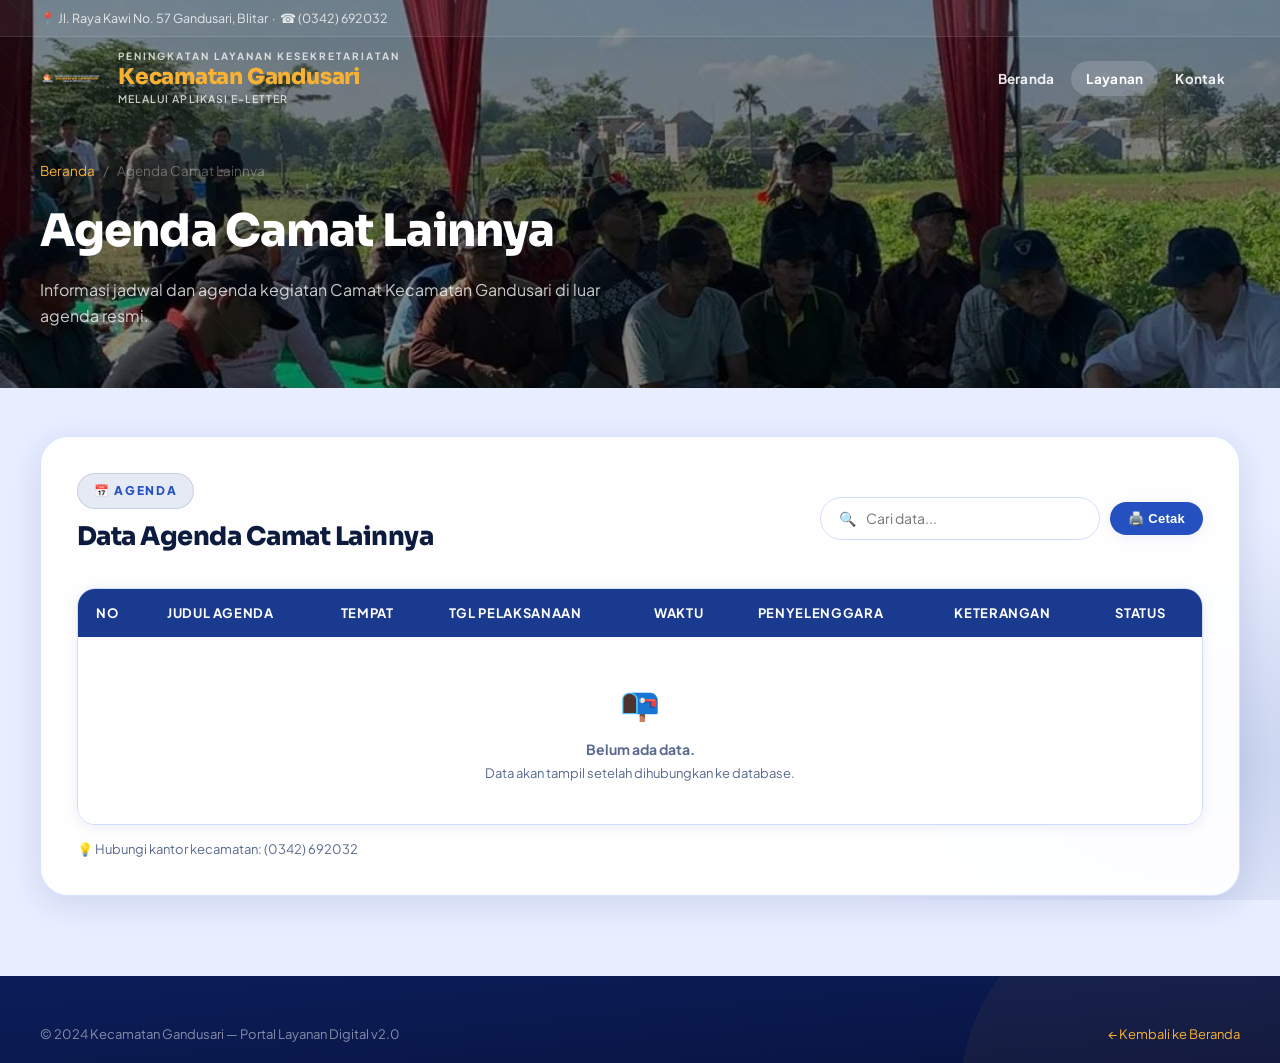
<file: pakcarik/pages/agenda-camat.html>
<!DOCTYPE html>
<html lang="id">
<head>
  <meta charset="UTF-8">
  <meta name="viewport" content="width=device-width, initial-scale=1.0">
  <title>Agenda Camat Lainnya — PAK CARIK Gandusari</title>
  <link rel="stylesheet" href="../assets/css/style.css">
</head>
<body>
<header class="site-header scrolled" id="site-header">
  <div class="topbar"><div class="container"><span>📍 Jl. Raya Kawi No. 57 Gandusari, Blitar &nbsp;·&nbsp; ☎ (0342) 692032</span></div></div>
  <div class="navbar-wrap"><div class="container"><nav class="navbar">
    <a class="brand" href="../index.html"><img class="brand-logo" src="../assets/img/carik.png" alt="PAK CARIK"><div class="brand-copy"><p class="brand-kicker">Peningkatan Layanan Kesekretariatan</p><h1 class="brand-title">Kecamatan Gandusari</h1><p class="brand-sub">Melalui Aplikasi E-Letter</p></div></a>
    <button class="nav-toggle" aria-label="Menu">☰</button>
    <ul class="nav-list"><li><a href="../index.html">Beranda</a></li><li><a href="../index.html#layanan" class="active">Layanan</a></li><li><a href="../index.html#kontak">Kontak</a></li></ul>
  </nav></div></div>
</header>
<div class="page-hero page-hero-agenda">
  <div class="container">
    <div class="breadcrumb"><a href="../index.html">Beranda</a><span>/</span><span>Agenda Camat Lainnya</span></div>
    <h1>Agenda Camat Lainnya</h1>
    <p>Informasi jadwal dan agenda kegiatan Camat Kecamatan Gandusari di luar agenda resmi.</p>
  </div>
</div>
<main style="padding:48px 0 80px;">
  <div class="container">
    <div class="panel">
      <div class="action-bar">
        <div><div class="section-badge">📅 Agenda</div><h2 class="section-title" style="font-size:1.6rem;">Data Agenda Camat Lainnya</h2></div>
        <div style="display:flex;gap:10px;flex-wrap:wrap;align-items:center;">
          <div class="search-box"><span>🔍</span><input type="text" id="searchInput" placeholder="Cari data..."></div>
          <button class="btn btn-blue btn-sm" onclick="printTable()">🖨️ Cetak</button>
        </div>
      </div>
      <div class="table-wrapper">
        <table id="tabelData">
          <thead><tr><th>No</th><th>Judul Agenda</th><th>Tempat</th><th>Tgl Pelaksanaan</th><th>Waktu</th><th>Penyelenggara</th><th>Keterangan</th><th>Status</th></tr></thead>
          <tbody><tr><td colspan="20" style="text-align:center;padding:40px;color:var(--text-soft);"><div style="font-size:2rem;margin-bottom:10px;">📭</div><strong>Belum ada data.</strong><br><span style="font-size:13px;">Data akan tampil setelah dihubungkan ke database.</span></td></tr></tbody>
        </table>
      </div>
      <div style="margin-top:14px;font-size:13px;color:var(--text-soft);">💡 Hubungi kantor kecamatan: (0342) 692032</div>
    </div>
  </div>
</main>
<footer class="site-footer" style="padding-top:30px;"><div class="container"><div class="footer-bottom"><span>© 2024 Kecamatan Gandusari — Portal Layanan Digital v2.0</span><a href="../index.html">← Kembali ke Beranda</a></div></div></footer>
<script src="../assets/js/script.js"></script>
<script>searchTable('searchInput','tabelData');</script>
</body>
</html>
</file>
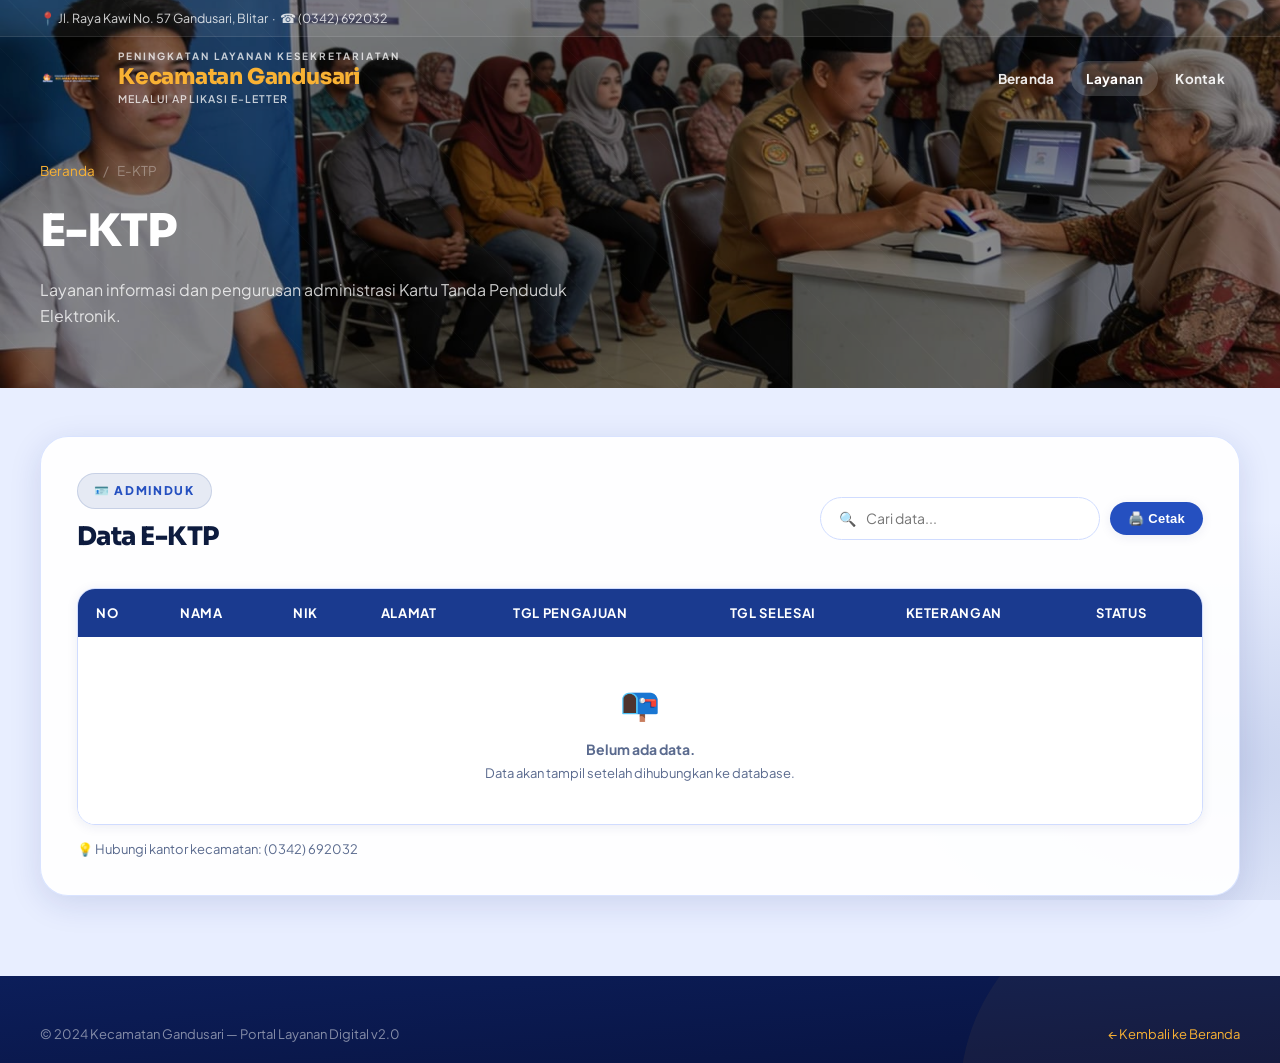
<file: pakcarik/pages/ektp.html>
<!DOCTYPE html>
<html lang="id">
<head>
  <meta charset="UTF-8">
  <meta name="viewport" content="width=device-width, initial-scale=1.0">
  <title>E-KTP — PAK CARIK Gandusari</title>
  <link rel="stylesheet" href="../assets/css/style.css">
</head>
<body>
<header class="site-header scrolled" id="site-header">
  <div class="topbar"><div class="container"><span>📍 Jl. Raya Kawi No. 57 Gandusari, Blitar &nbsp;·&nbsp; ☎ (0342) 692032</span></div></div>
  <div class="navbar-wrap"><div class="container"><nav class="navbar">
    <a class="brand" href="../index.html"><img class="brand-logo" src="../assets/img/carik.png" alt="PAK CARIK"><div class="brand-copy"><p class="brand-kicker">Peningkatan Layanan Kesekretariatan</p><h1 class="brand-title">Kecamatan Gandusari</h1><p class="brand-sub">Melalui Aplikasi E-Letter</p></div></a>
    <button class="nav-toggle" aria-label="Menu">☰</button>
    <ul class="nav-list"><li><a href="../index.html">Beranda</a></li><li><a href="../index.html#layanan" class="active">Layanan</a></li><li><a href="../index.html#kontak">Kontak</a></li></ul>
  </nav></div></div>
</header>
<div class="page-hero page-hero-ektp">
  <div class="container">
    <div class="breadcrumb"><a href="../index.html">Beranda</a><span>/</span><span>E-KTP</span></div>
    <h1>E-KTP</h1>
    <p>Layanan informasi dan pengurusan administrasi Kartu Tanda Penduduk Elektronik.</p>
  </div>
</div>
<main style="padding:48px 0 80px;">
  <div class="container">
    <div class="panel">
      <div class="action-bar">
        <div><div class="section-badge">🪪 Adminduk</div><h2 class="section-title" style="font-size:1.6rem;">Data E-KTP</h2></div>
        <div style="display:flex;gap:10px;flex-wrap:wrap;align-items:center;">
          <div class="search-box"><span>🔍</span><input type="text" id="searchInput" placeholder="Cari data..."></div>
          <button class="btn btn-blue btn-sm" onclick="printTable()">🖨️ Cetak</button>
        </div>
      </div>
      <div class="table-wrapper">
        <table id="tabelData">
          <thead><tr><th>No</th><th>Nama</th><th>NIK</th><th>Alamat</th><th>Tgl Pengajuan</th><th>Tgl Selesai</th><th>Keterangan</th><th>Status</th></tr></thead>
          <tbody><tr><td colspan="20" style="text-align:center;padding:40px;color:var(--text-soft);"><div style="font-size:2rem;margin-bottom:10px;">📭</div><strong>Belum ada data.</strong><br><span style="font-size:13px;">Data akan tampil setelah dihubungkan ke database.</span></td></tr></tbody>
        </table>
      </div>
      <div style="margin-top:14px;font-size:13px;color:var(--text-soft);">💡 Hubungi kantor kecamatan: (0342) 692032</div>
    </div>
  </div>
</main>
<footer class="site-footer" style="padding-top:30px;"><div class="container"><div class="footer-bottom"><span>© 2024 Kecamatan Gandusari — Portal Layanan Digital v2.0</span><a href="../index.html">← Kembali ke Beranda</a></div></div></footer>
<script src="../assets/js/script.js"></script>
<script>searchTable('searchInput','tabelData');</script>
</body>
</html>
</file>
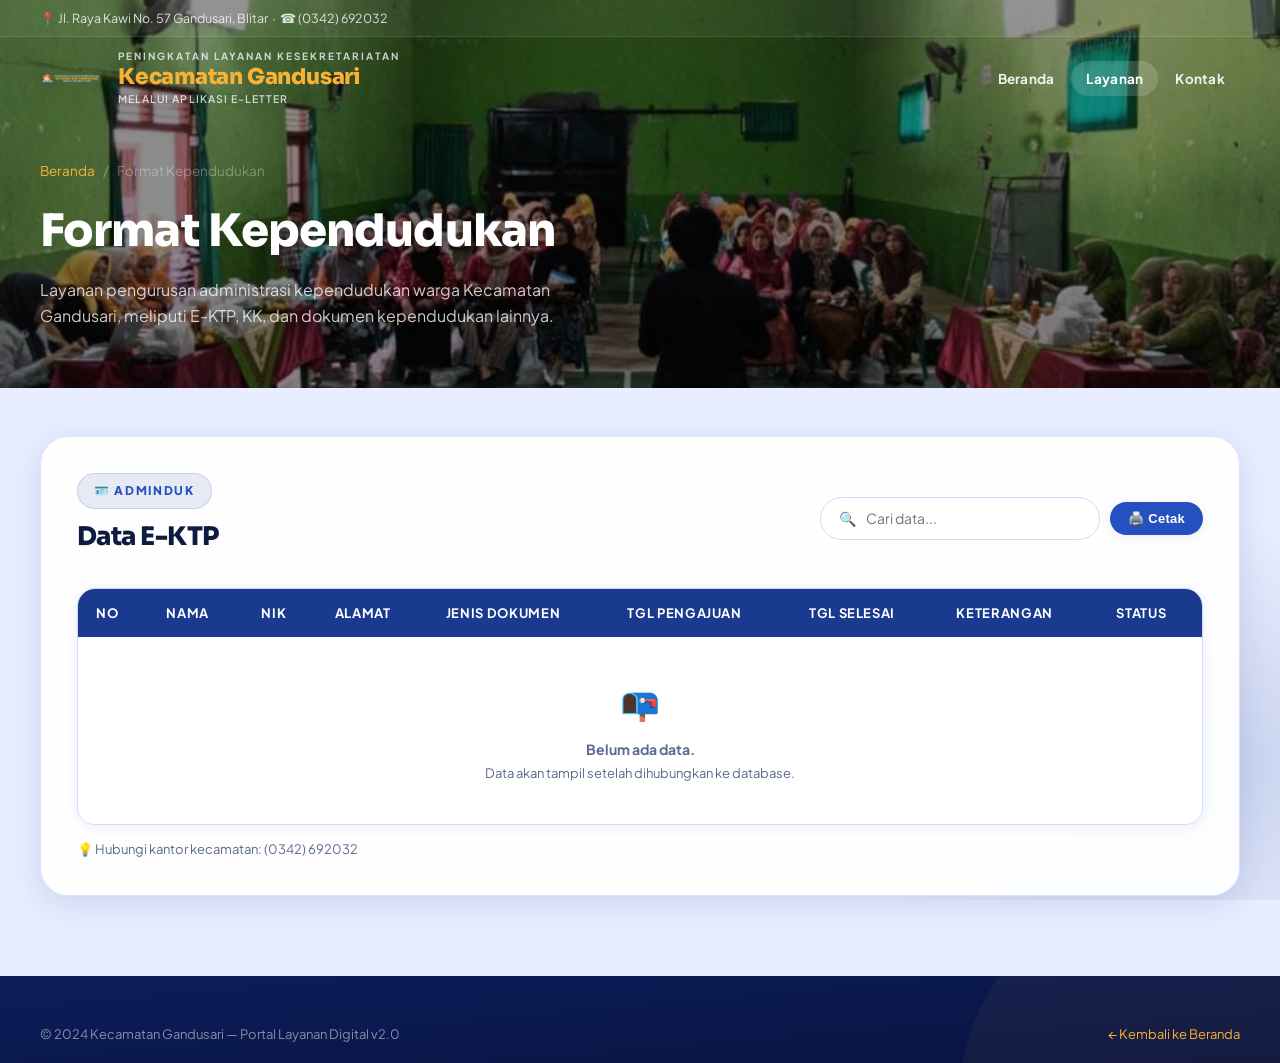
<file: pakcarik/pages/format.html>
<!DOCTYPE html>
<html lang="id">
<head>
  <meta charset="UTF-8">
  <meta name="viewport" content="width=device-width, initial-scale=1.0">
  <title>Format Kependudukan — PAK CARIK Gandusari</title>
  <link rel="stylesheet" href="../assets/css/style.css">
</head>
<body>
<header class="site-header scrolled" id="site-header">
  <div class="topbar"><div class="container"><span>📍 Jl. Raya Kawi No. 57 Gandusari, Blitar &nbsp;·&nbsp; ☎ (0342) 692032</span></div></div>
  <div class="navbar-wrap"><div class="container"><nav class="navbar">
    <a class="brand" href="../index.html"><img class="brand-logo" src="../assets/img/carik.png" alt="PAK CARIK"><div class="brand-copy"><p class="brand-kicker">Peningkatan Layanan Kesekretariatan</p><h1 class="brand-title">Kecamatan Gandusari</h1><p class="brand-sub">Melalui Aplikasi E-Letter</p></div></a>
    <button class="nav-toggle" aria-label="Menu">☰</button>
    <ul class="nav-list"><li><a href="../index.html">Beranda</a></li><li><a href="../index.html#layanan" class="active">Layanan</a></li><li><a href="../index.html#kontak">Kontak</a></li></ul>
  </nav></div></div>
</header>
<div class="page-hero page-hero-format">
  <div class="container">
    <div class="breadcrumb"><a href="../index.html">Beranda</a><span>/</span><span>Format Kependudukan</span></div>
    <h1>Format Kependudukan</h1>
    <p>Layanan pengurusan administrasi kependudukan warga Kecamatan Gandusari, meliputi E-KTP, KK, dan dokumen kependudukan lainnya.</p>
  </div>
</div>
<main style="padding:48px 0 80px;">
  <div class="container">
    <div class="panel">
      <div class="action-bar">
        <div><div class="section-badge">🪪 Adminduk</div><h2 class="section-title" style="font-size:1.6rem;">Data E-KTP</h2></div>
        <div style="display:flex;gap:10px;flex-wrap:wrap;align-items:center;">
          <div class="search-box"><span>🔍</span><input type="text" id="searchInput" placeholder="Cari data..."></div>
          <button class="btn btn-blue btn-sm" onclick="printTable()">🖨️ Cetak</button>
        </div>
      </div>
      <div class="table-wrapper">
        <table id="tabelData">
          <thead><tr><th>No</th><th>Nama</th><th>NIK</th><th>Alamat</th><th>Jenis Dokumen</th><th>Tgl Pengajuan</th><th>Tgl Selesai</th><th>Keterangan</th><th>Status</th></tr></thead>
          <tbody><tr><td colspan="20" style="text-align:center;padding:40px;color:var(--text-soft);"><div style="font-size:2rem;margin-bottom:10px;">📭</div><strong>Belum ada data.</strong><br><span style="font-size:13px;">Data akan tampil setelah dihubungkan ke database.</span></td></tr></tbody>
        </table>
      </div>
      <div style="margin-top:14px;font-size:13px;color:var(--text-soft);">💡 Hubungi kantor kecamatan: (0342) 692032</div>
    </div>
  </div>
</main>
<footer class="site-footer" style="padding-top:30px;"><div class="container"><div class="footer-bottom"><span>© 2024 Kecamatan Gandusari — Portal Layanan Digital v2.0</span><a href="../index.html">← Kembali ke Beranda</a></div></div></footer>
<script src="../assets/js/script.js"></script>
<script>searchTable('searchInput','tabelData');</script>
</body>
</html>
</file>
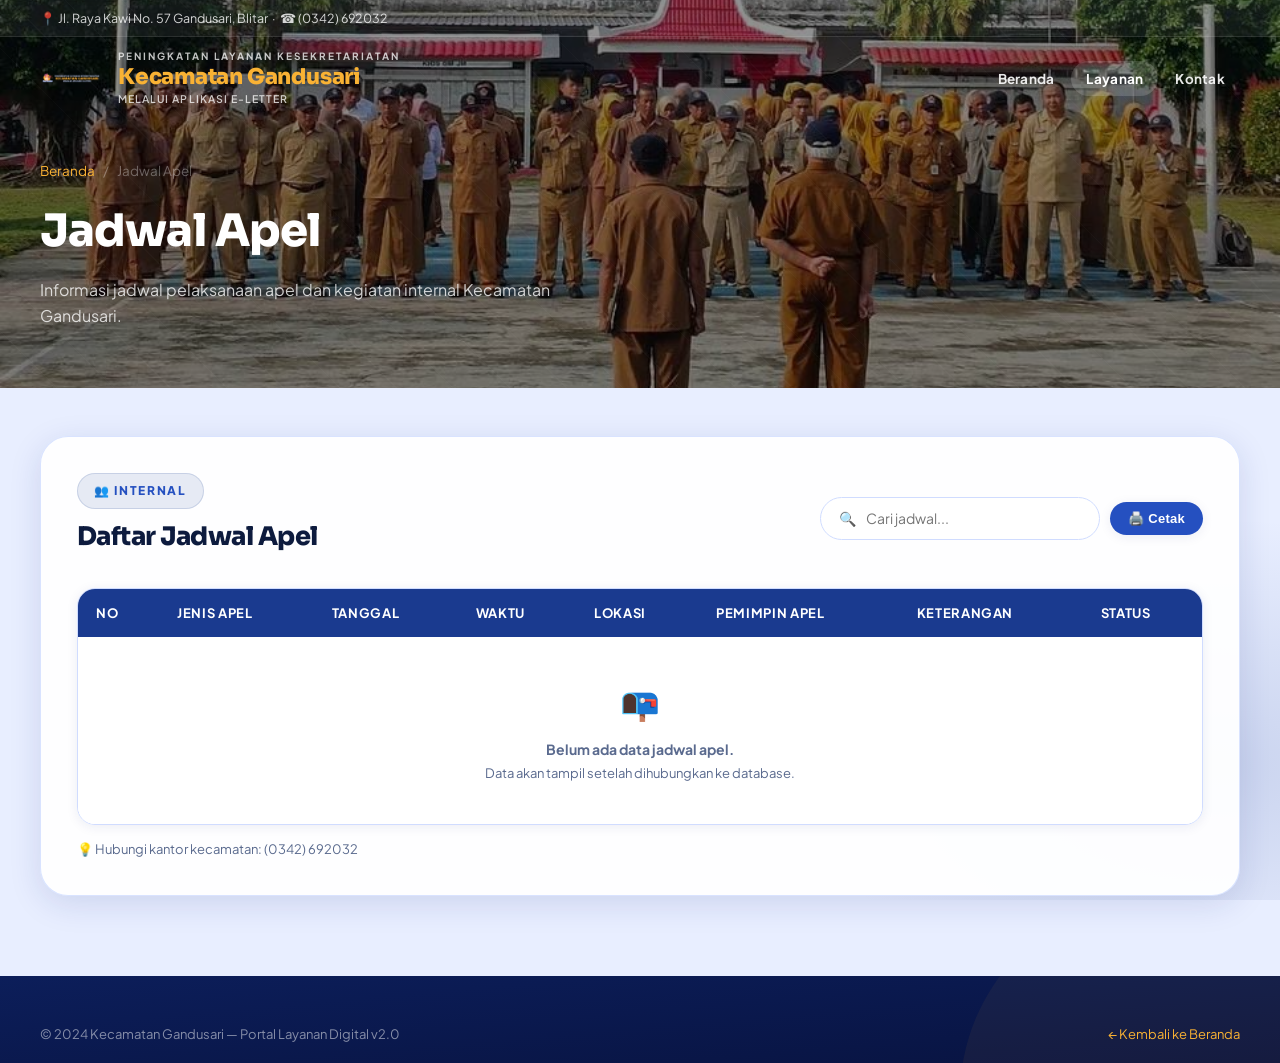
<file: pakcarik/pages/jadwal-apel.html>
<!DOCTYPE html>
<html lang="id">
<head>
  <meta charset="UTF-8">
  <meta name="viewport" content="width=device-width, initial-scale=1.0">
  <title>Jadwal Apel — PAK CARIK Gandusari</title>
  <link rel="stylesheet" href="../assets/css/style.css">
</head>
<body>
<header class="site-header scrolled" id="site-header">
  <div class="topbar"><div class="container"><span>📍 Jl. Raya Kawi No. 57 Gandusari, Blitar &nbsp;·&nbsp; ☎ (0342) 692032</span></div></div>
  <div class="navbar-wrap"><div class="container"><nav class="navbar">
    <a class="brand" href="../index.html"><img class="brand-logo" src="../assets/img/carik.png" alt="PAK CARIK"><div class="brand-copy"><p class="brand-kicker">Peningkatan Layanan Kesekretariatan</p><h1 class="brand-title">Kecamatan Gandusari</h1><p class="brand-sub">Melalui Aplikasi E-Letter</p></div></a>
    <button class="nav-toggle" aria-label="Menu">☰</button>
    <ul class="nav-list"><li><a href="../index.html">Beranda</a></li><li><a href="../index.html#layanan" class="active">Layanan</a></li><li><a href="../index.html#kontak">Kontak</a></li></ul>
  </nav></div></div>
</header>
<div class="page-hero page-hero-apel">
  <div class="container">
    <div class="breadcrumb"><a href="../index.html">Beranda</a><span>/</span><span>Jadwal Apel</span></div>
    <h1>Jadwal Apel</h1>
    <p>Informasi jadwal pelaksanaan apel dan kegiatan internal Kecamatan Gandusari.</p>
  </div>
</div>
<main style="padding:48px 0 80px;">
  <div class="container">
    <div class="panel">
      <div class="action-bar">
        <div><div class="section-badge">👥 Internal</div><h2 class="section-title" style="font-size:1.6rem;">Daftar Jadwal Apel</h2></div>
        <div style="display:flex;gap:10px;flex-wrap:wrap;align-items:center;">
          <div class="search-box"><span>🔍</span><input type="text" id="searchInput" placeholder="Cari jadwal..."></div>
          <button class="btn btn-blue btn-sm" onclick="printTable()">🖨️ Cetak</button>
        </div>
      </div>
      <div class="table-wrapper">
        <table id="tabelData">
          <thead><tr><th>No</th><th>Jenis Apel</th><th>Tanggal</th><th>Waktu</th><th>Lokasi</th><th>Pemimpin Apel</th><th>Keterangan</th><th>Status</th></tr></thead>
          <tbody><tr><td colspan="8" style="text-align:center;padding:40px;color:var(--text-soft);"><div style="font-size:2rem;margin-bottom:10px;">📭</div><strong>Belum ada data jadwal apel.</strong><br><span style="font-size:13px;">Data akan tampil setelah dihubungkan ke database.</span></td></tr></tbody>
        </table>
      </div>
      <div style="margin-top:14px;font-size:13px;color:var(--text-soft);">💡 Hubungi kantor kecamatan: (0342) 692032</div>
    </div>
  </div>
</main>
<footer class="site-footer" style="padding-top:30px;"><div class="container"><div class="footer-bottom"><span>© 2024 Kecamatan Gandusari — Portal Layanan Digital v2.0</span><a href="../index.html">← Kembali ke Beranda</a></div></div></footer>
<script src="../assets/js/script.js"></script>
<script>searchTable('searchInput','tabelData');</script>
</body>
</html>
</file>
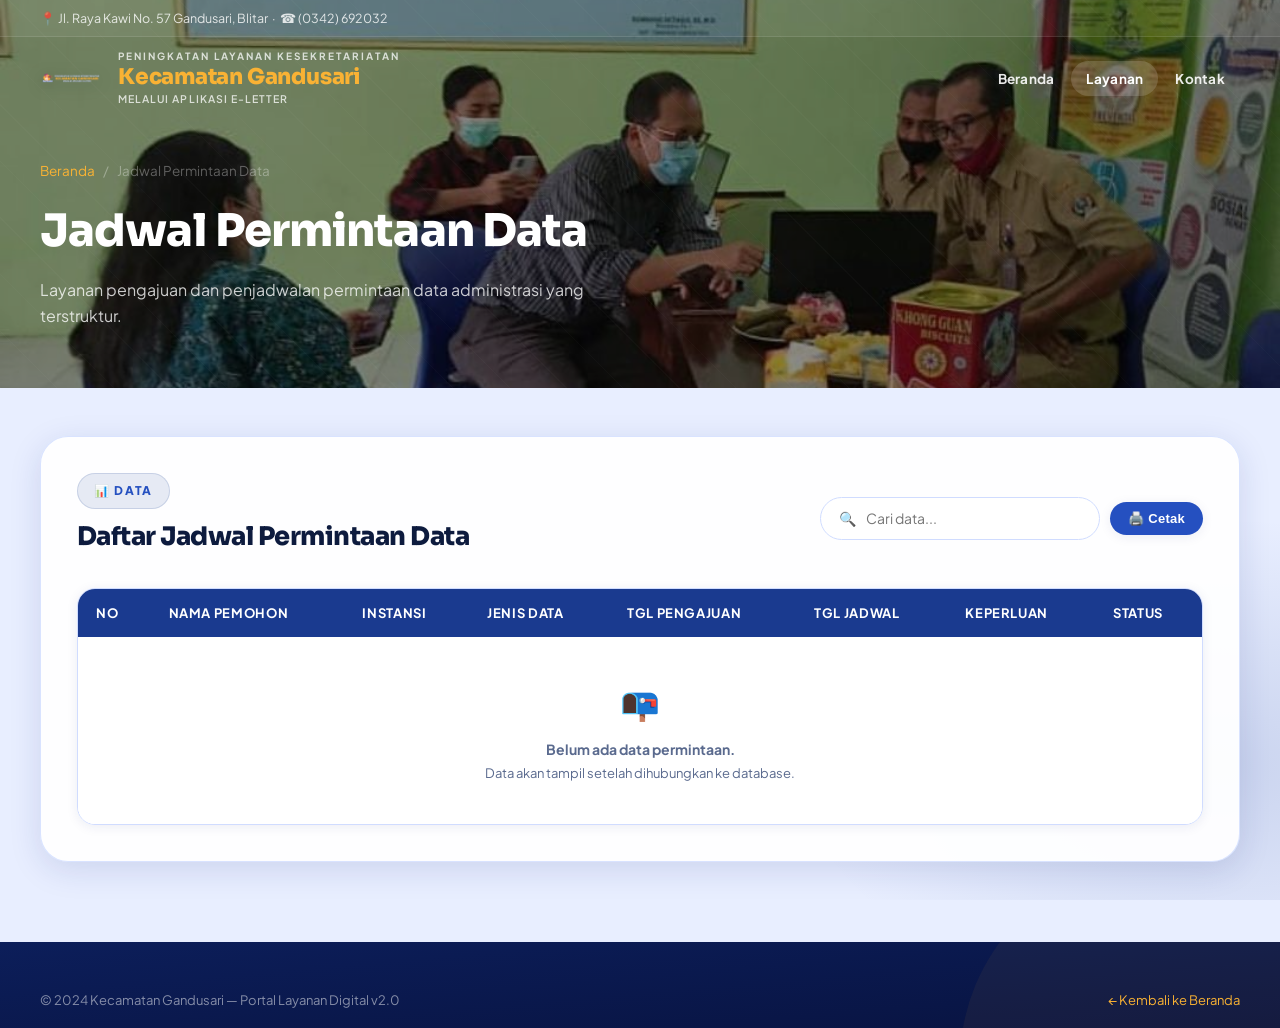
<file: pakcarik/pages/jadwal-data.html>
<!DOCTYPE html>
<html lang="id">
<head>
  <meta charset="UTF-8">
  <meta name="viewport" content="width=device-width, initial-scale=1.0">
  <title>Jadwal Permintaan Data — PAK CARIK Gandusari</title>
  <link rel="stylesheet" href="../assets/css/style.css">
</head>
<body>
<header class="site-header scrolled" id="site-header">
  <div class="topbar"><div class="container"><span>📍 Jl. Raya Kawi No. 57 Gandusari, Blitar &nbsp;·&nbsp; ☎ (0342) 692032</span></div></div>
  <div class="navbar-wrap"><div class="container"><nav class="navbar">
    <a class="brand" href="../index.html"><img class="brand-logo" src="../assets/img/carik.png" alt="PAK CARIK"><div class="brand-copy"><p class="brand-kicker">Peningkatan Layanan Kesekretariatan</p><h1 class="brand-title">Kecamatan Gandusari</h1><p class="brand-sub">Melalui Aplikasi E-Letter</p></div></a>
    <button class="nav-toggle" aria-label="Menu">☰</button>
    <ul class="nav-list"><li><a href="../index.html">Beranda</a></li><li><a href="../index.html#layanan" class="active">Layanan</a></li><li><a href="../index.html#kontak">Kontak</a></li></ul>
  </nav></div></div>
</header>
<div class="page-hero page-hero-data">
  <div class="container">
    <div class="breadcrumb"><a href="../index.html">Beranda</a><span>/</span><span>Jadwal Permintaan Data</span></div>
    <h1>Jadwal Permintaan Data</h1>
    <p>Layanan pengajuan dan penjadwalan permintaan data administrasi yang terstruktur.</p>
  </div>
</div>
<main style="padding:48px 0 80px;">
  <div class="container">
    <div class="panel">
      <div class="action-bar">
        <div><div class="section-badge">📊 Data</div><h2 class="section-title" style="font-size:1.6rem;">Daftar Jadwal Permintaan Data</h2></div>
        <div style="display:flex;gap:10px;flex-wrap:wrap;align-items:center;">
          <div class="search-box"><span>🔍</span><input type="text" id="searchInput" placeholder="Cari data..."></div>
          <button class="btn btn-blue btn-sm" onclick="printTable()">🖨️ Cetak</button>
        </div>
      </div>
      <div class="table-wrapper">
        <table id="tabelData">
          <thead><tr><th>No</th><th>Nama Pemohon</th><th>Instansi</th><th>Jenis Data</th><th>Tgl Pengajuan</th><th>Tgl Jadwal</th><th>Keperluan</th><th>Status</th></tr></thead>
          <tbody><tr><td colspan="8" style="text-align:center;padding:40px;color:var(--text-soft);"><div style="font-size:2rem;margin-bottom:10px;">📭</div><strong>Belum ada data permintaan.</strong><br><span style="font-size:13px;">Data akan tampil setelah dihubungkan ke database.</span></td></tr></tbody>
        </table>
      </div>
    </div>
  </div>
</main>
<footer class="site-footer" style="padding-top:30px;"><div class="container"><div class="footer-bottom"><span>© 2024 Kecamatan Gandusari — Portal Layanan Digital v2.0</span><a href="../index.html">← Kembali ke Beranda</a></div></div></footer>
<script src="../assets/js/script.js"></script>
<script>searchTable('searchInput','tabelData');</script>
</body>
</html>
</file>
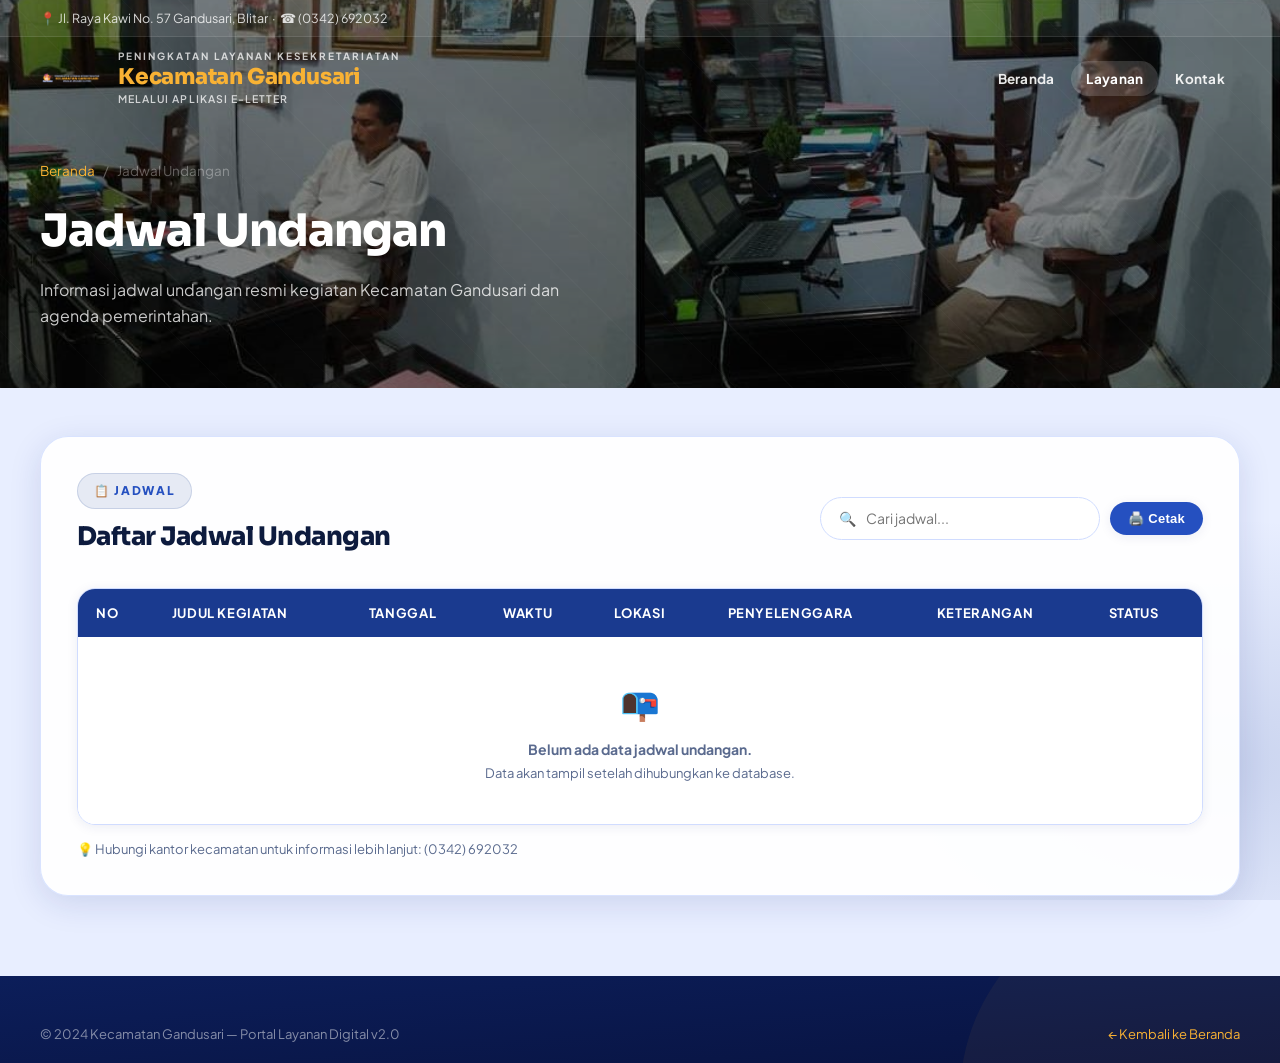
<file: pakcarik/pages/jadwal-undangan.html>
<!DOCTYPE html>
<html lang="id">
<head>
  <meta charset="UTF-8">
  <meta name="viewport" content="width=device-width, initial-scale=1.0">
  <title>Jadwal Undangan — PAK CARIK Gandusari</title>
  <link rel="stylesheet" href="../assets/css/style.css">
</head>
<body>

<header class="site-header scrolled" id="site-header">
  <div class="topbar">
    <div class="container">
      <span>📍 Jl. Raya Kawi No. 57 Gandusari, Blitar &nbsp;·&nbsp; ☎ (0342) 692032</span>
    </div>
  </div>
  <div class="navbar-wrap">
    <div class="container">
      <nav class="navbar">
        <a class="brand" href="../index.html">
          <img class="brand-logo" src="../assets/img/carik.png" alt="PAK CARIK">
          <div class="brand-copy">
            <p class="brand-kicker">Peningkatan Layanan Kesekretariatan</p>
            <h1 class="brand-title">Kecamatan Gandusari</h1>
            <p class="brand-sub">Melalui Aplikasi E-Letter</p>
          </div>
        </a>
        <button class="nav-toggle" aria-label="Menu">☰</button>
        <ul class="nav-list">
          <li><a href="../index.html">Beranda</a></li>
          <li><a href="../index.html#layanan" class="active">Layanan</a></li>
          <li><a href="../index.html#kontak">Kontak</a></li>
        </ul>
      </nav>
    </div>
  </div>
</header>

<div class="page-hero page-hero-undangan">
  <div class="container">
    <div class="breadcrumb">
      <a href="../index.html">Beranda</a>
      <span>/</span>
      <span>Jadwal Undangan</span>
    </div>
    <h1>Jadwal Undangan</h1>
    <p>Informasi jadwal undangan resmi kegiatan Kecamatan Gandusari dan agenda pemerintahan.</p>
  </div>
</div>

<main style="padding: 48px 0 80px;">
  <div class="container">
    <div class="panel">

      <div class="action-bar">
        <div>
          <div class="section-badge">📋 Jadwal</div>
          <h2 class="section-title" style="font-size:1.6rem;">Daftar Jadwal Undangan</h2>
        </div>
        <div style="display:flex;gap:10px;flex-wrap:wrap;align-items:center;">
          <div class="search-box">
            <span>🔍</span>
            <input type="text" id="searchInput" placeholder="Cari jadwal...">
          </div>
          <button class="btn btn-blue btn-sm" onclick="printTable()">🖨️ Cetak</button>
        </div>
      </div>

      <div class="table-wrapper">
        <table id="tabelData">
          <thead>
            <tr>
              <th>No</th>
              <th>Judul Kegiatan</th>
              <th>Tanggal</th>
              <th>Waktu</th>
              <th>Lokasi</th>
              <th>Penyelenggara</th>
              <th>Keterangan</th>
              <th>Status</th>
            </tr>
          </thead>
          <tbody id="tableBody">
            <!-- Data akan diisi dari PHP/database -->
            <tr>
              <td colspan="8" style="text-align:center;padding:40px;color:var(--text-soft);">
                <div style="font-size:2rem;margin-bottom:10px;">📭</div>
                <strong>Belum ada data jadwal undangan.</strong><br>
                <span style="font-size:13px;">Data akan tampil setelah dihubungkan ke database.</span>
              </td>
            </tr>
          </tbody>
        </table>
      </div>

      <div style="margin-top:14px;font-size:13px;color:var(--text-soft);">
        💡 Hubungi kantor kecamatan untuk informasi lebih lanjut: (0342) 692032
      </div>

    </div>
  </div>
</main>

<footer class="site-footer" style="padding-top:30px;">
  <div class="container">
    <div class="footer-bottom">
      <span>© 2024 Kecamatan Gandusari — Portal Layanan Digital v2.0</span>
      <a href="../index.html">← Kembali ke Beranda</a>
    </div>
  </div>
</footer>

<script src="../assets/js/script.js"></script>
<script>
  searchTable('searchInput', 'tabelData');
</script>
</body>
</html>
</file>
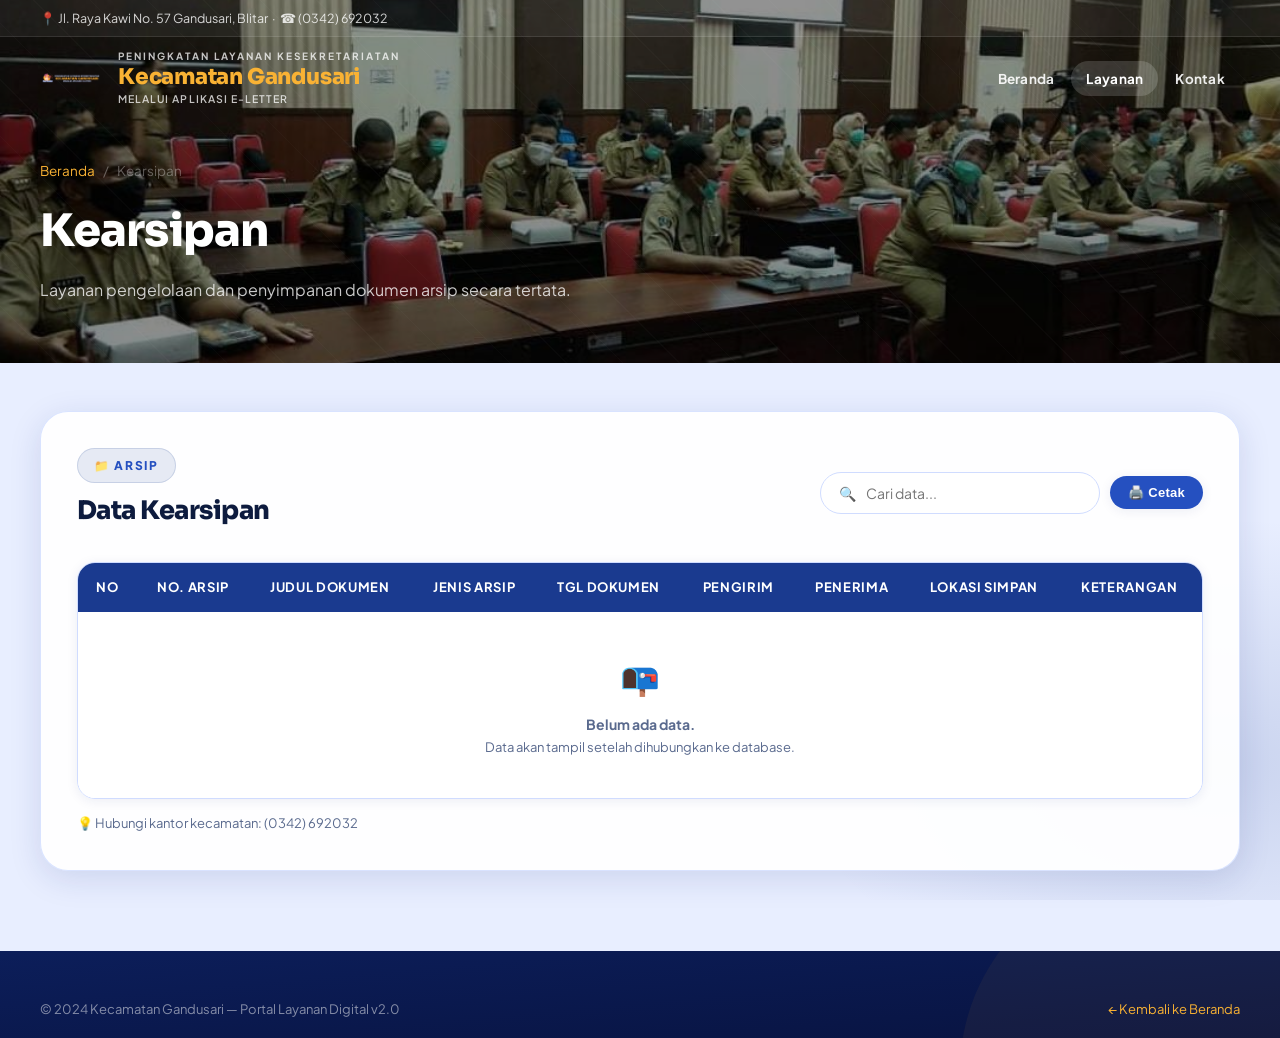
<file: pakcarik/pages/kearsipan.html>
<!DOCTYPE html>
<html lang="id">
<head>
  <meta charset="UTF-8">
  <meta name="viewport" content="width=device-width, initial-scale=1.0">
  <title>Kearsipan — PAK CARIK Gandusari</title>
  <link rel="stylesheet" href="../assets/css/style.css">
</head>
<body>
<header class="site-header scrolled" id="site-header">
  <div class="topbar"><div class="container"><span>📍 Jl. Raya Kawi No. 57 Gandusari, Blitar &nbsp;·&nbsp; ☎ (0342) 692032</span></div></div>
  <div class="navbar-wrap"><div class="container"><nav class="navbar">
    <a class="brand" href="../index.html"><img class="brand-logo" src="../assets/img/carik.png" alt="PAK CARIK"><div class="brand-copy"><p class="brand-kicker">Peningkatan Layanan Kesekretariatan</p><h1 class="brand-title">Kecamatan Gandusari</h1><p class="brand-sub">Melalui Aplikasi E-Letter</p></div></a>
    <button class="nav-toggle" aria-label="Menu">☰</button>
    <ul class="nav-list"><li><a href="../index.html">Beranda</a></li><li><a href="../index.html#layanan" class="active">Layanan</a></li><li><a href="../index.html#kontak">Kontak</a></li></ul>
  </nav></div></div>
</header>
<div class="page-hero page-hero-arsip">
  <div class="container">
    <div class="breadcrumb"><a href="../index.html">Beranda</a><span>/</span><span>Kearsipan</span></div>
    <h1>Kearsipan</h1>
    <p>Layanan pengelolaan dan penyimpanan dokumen arsip secara tertata.</p>
  </div>
</div>
<main style="padding:48px 0 80px;">
  <div class="container">
    <div class="panel">
      <div class="action-bar">
        <div><div class="section-badge">📁 Arsip</div><h2 class="section-title" style="font-size:1.6rem;">Data Kearsipan</h2></div>
        <div style="display:flex;gap:10px;flex-wrap:wrap;align-items:center;">
          <div class="search-box"><span>🔍</span><input type="text" id="searchInput" placeholder="Cari data..."></div>
          <button class="btn btn-blue btn-sm" onclick="printTable()">🖨️ Cetak</button>
        </div>
      </div>
      <div class="table-wrapper">
        <table id="tabelData">
          <thead><tr><th>No</th><th>No. Arsip</th><th>Judul Dokumen</th><th>Jenis Arsip</th><th>Tgl Dokumen</th><th>Pengirim</th><th>Penerima</th><th>Lokasi Simpan</th><th>Keterangan</th></tr></thead>
          <tbody><tr><td colspan="20" style="text-align:center;padding:40px;color:var(--text-soft);"><div style="font-size:2rem;margin-bottom:10px;">📭</div><strong>Belum ada data.</strong><br><span style="font-size:13px;">Data akan tampil setelah dihubungkan ke database.</span></td></tr></tbody>
        </table>
      </div>
      <div style="margin-top:14px;font-size:13px;color:var(--text-soft);">💡 Hubungi kantor kecamatan: (0342) 692032</div>
    </div>
  </div>
</main>
<footer class="site-footer" style="padding-top:30px;"><div class="container"><div class="footer-bottom"><span>© 2024 Kecamatan Gandusari — Portal Layanan Digital v2.0</span><a href="../index.html">← Kembali ke Beranda</a></div></div></footer>
<script src="../assets/js/script.js"></script>
<script>searchTable('searchInput','tabelData');</script>
</body>
</html>
</file>
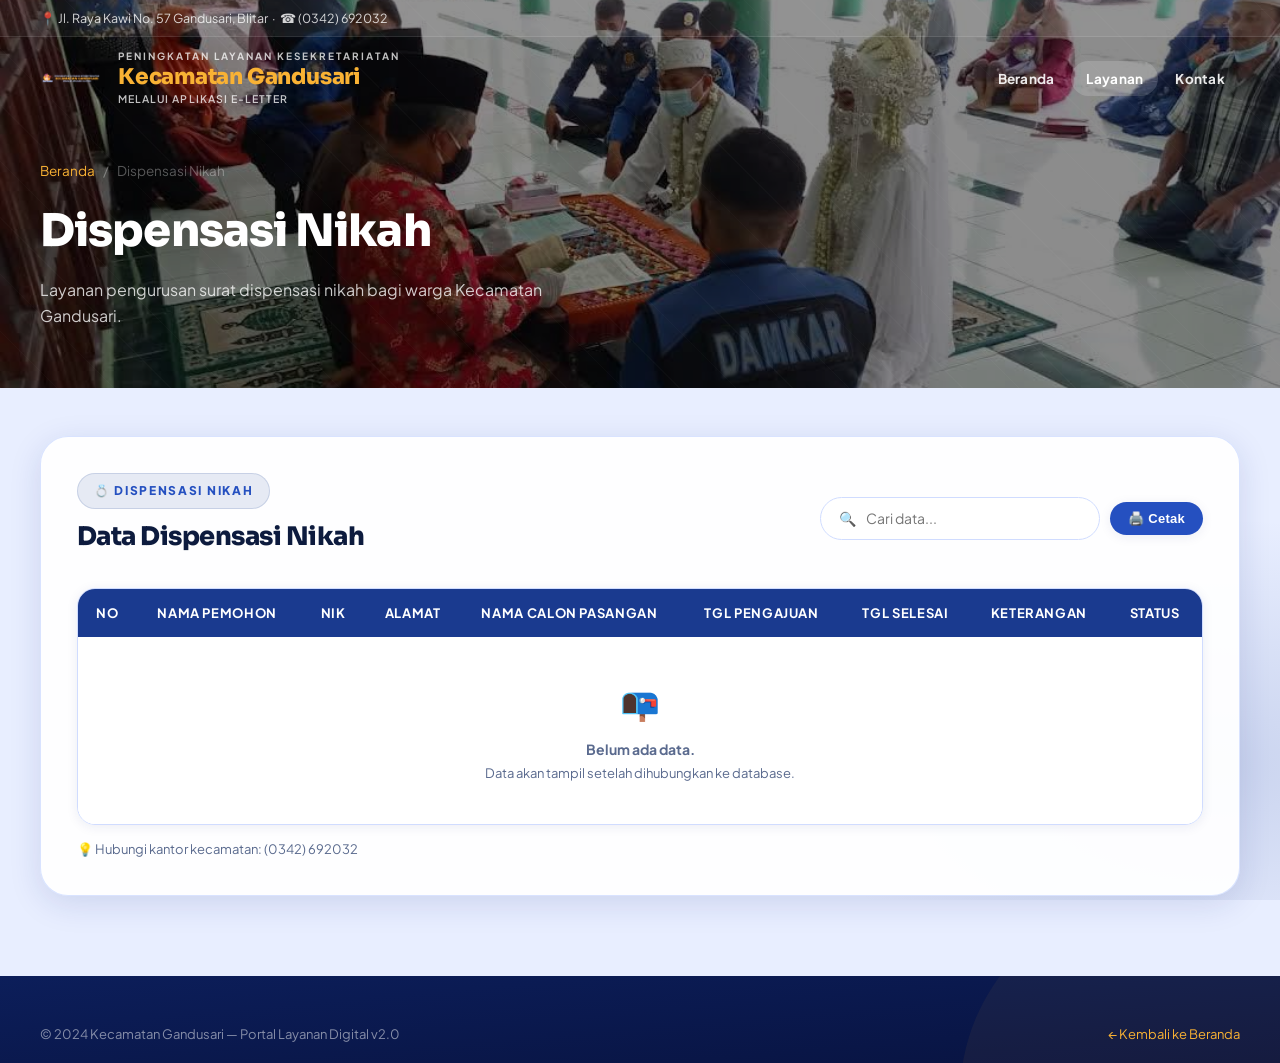
<file: pakcarik/pages/nikah.html>
<!DOCTYPE html>
<html lang="id">
<head>
  <meta charset="UTF-8">
  <meta name="viewport" content="width=device-width, initial-scale=1.0">
  <title>Dispensasi Nikah — PAK CARIK Gandusari</title>
  <link rel="stylesheet" href="../assets/css/style.css">
</head>
<body>
<header class="site-header scrolled" id="site-header">
  <div class="topbar"><div class="container"><span>📍 Jl. Raya Kawi No. 57 Gandusari, Blitar &nbsp;·&nbsp; ☎ (0342) 692032</span></div></div>
  <div class="navbar-wrap"><div class="container"><nav class="navbar">
    <a class="brand" href="../index.html"><img class="brand-logo" src="../assets/img/carik.png" alt="PAK CARIK"><div class="brand-copy"><p class="brand-kicker">Peningkatan Layanan Kesekretariatan</p><h1 class="brand-title">Kecamatan Gandusari</h1><p class="brand-sub">Melalui Aplikasi E-Letter</p></div></a>
    <button class="nav-toggle" aria-label="Menu">☰</button>
    <ul class="nav-list"><li><a href="../index.html">Beranda</a></li><li><a href="../index.html#layanan" class="active">Layanan</a></li><li><a href="../index.html#kontak">Kontak</a></li></ul>
  </nav></div></div>
</header>
<div class="page-hero page-hero-nikah">
  <div class="container">
    <div class="breadcrumb"><a href="../index.html">Beranda</a><span>/</span><span>Dispensasi Nikah</span></div>
    <h1>Dispensasi Nikah</h1>
    <p>Layanan pengurusan surat dispensasi nikah bagi warga Kecamatan Gandusari.</p>
  </div>
</div>
<main style="padding:48px 0 80px;">
  <div class="container">
    <div class="panel">
      <div class="action-bar">
        <div><div class="section-badge">💍 Dispensasi Nikah</div><h2 class="section-title" style="font-size:1.6rem;">Data Dispensasi Nikah</h2></div>
        <div style="display:flex;gap:10px;flex-wrap:wrap;align-items:center;">
          <div class="search-box"><span>🔍</span><input type="text" id="searchInput" placeholder="Cari data..."></div>
          <button class="btn btn-blue btn-sm" onclick="printTable()">🖨️ Cetak</button>
        </div>
      </div>
      <div class="table-wrapper">
        <table id="tabelData">
          <thead><tr><th>No</th><th>Nama Pemohon</th><th>NIK</th><th>Alamat</th><th>Nama Calon Pasangan</th><th>Tgl Pengajuan</th><th>Tgl Selesai</th><th>Keterangan</th><th>Status</th></tr></thead>
          <tbody><tr><td colspan="20" style="text-align:center;padding:40px;color:var(--text-soft);"><div style="font-size:2rem;margin-bottom:10px;">📭</div><strong>Belum ada data.</strong><br><span style="font-size:13px;">Data akan tampil setelah dihubungkan ke database.</span></td></tr></tbody>
        </table>
      </div>
      <div style="margin-top:14px;font-size:13px;color:var(--text-soft);">💡 Hubungi kantor kecamatan: (0342) 692032</div>
    </div>
  </div>
</main>
<footer class="site-footer" style="padding-top:30px;"><div class="container"><div class="footer-bottom"><span>© 2024 Kecamatan Gandusari — Portal Layanan Digital v2.0</span><a href="../index.html">← Kembali ke Beranda</a></div></div></footer>
<script src="../assets/js/script.js"></script>
<script>searchTable('searchInput','tabelData');</script>
</body>
</html>
</file>
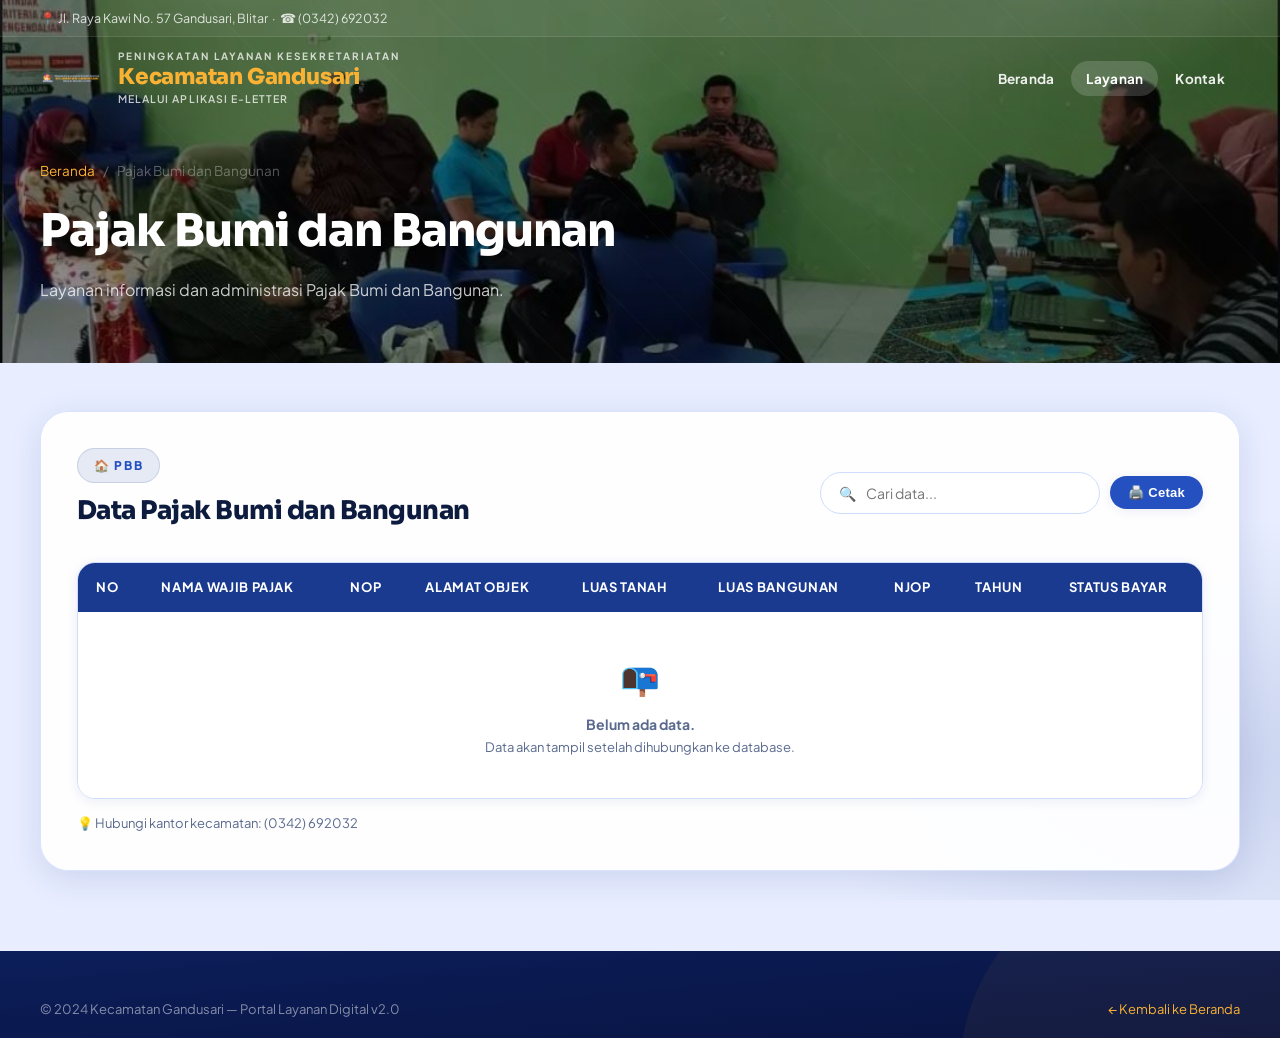
<file: pakcarik/pages/pbb.html>
<!DOCTYPE html>
<html lang="id">
<head>
  <meta charset="UTF-8">
  <meta name="viewport" content="width=device-width, initial-scale=1.0">
  <title>Pajak Bumi dan Bangunan — PAK CARIK Gandusari</title>
  <link rel="stylesheet" href="../assets/css/style.css">
</head>
<body>
<header class="site-header scrolled" id="site-header">
  <div class="topbar"><div class="container"><span>📍 Jl. Raya Kawi No. 57 Gandusari, Blitar &nbsp;·&nbsp; ☎ (0342) 692032</span></div></div>
  <div class="navbar-wrap"><div class="container"><nav class="navbar">
    <a class="brand" href="../index.html"><img class="brand-logo" src="../assets/img/carik.png" alt="PAK CARIK"><div class="brand-copy"><p class="brand-kicker">Peningkatan Layanan Kesekretariatan</p><h1 class="brand-title">Kecamatan Gandusari</h1><p class="brand-sub">Melalui Aplikasi E-Letter</p></div></a>
    <button class="nav-toggle" aria-label="Menu">☰</button>
    <ul class="nav-list"><li><a href="../index.html">Beranda</a></li><li><a href="../index.html#layanan" class="active">Layanan</a></li><li><a href="../index.html#kontak">Kontak</a></li></ul>
  </nav></div></div>
</header>
<div class="page-hero page-hero-pbb">
  <div class="container">
    <div class="breadcrumb"><a href="../index.html">Beranda</a><span>/</span><span>Pajak Bumi dan Bangunan</span></div>
    <h1>Pajak Bumi dan Bangunan</h1>
    <p>Layanan informasi dan administrasi Pajak Bumi dan Bangunan.</p>
  </div>
</div>
<main style="padding:48px 0 80px;">
  <div class="container">
    <div class="panel">
      <div class="action-bar">
        <div><div class="section-badge">🏠 PBB</div><h2 class="section-title" style="font-size:1.6rem;">Data Pajak Bumi dan Bangunan</h2></div>
        <div style="display:flex;gap:10px;flex-wrap:wrap;align-items:center;">
          <div class="search-box"><span>🔍</span><input type="text" id="searchInput" placeholder="Cari data..."></div>
          <button class="btn btn-blue btn-sm" onclick="printTable()">🖨️ Cetak</button>
        </div>
      </div>
      <div class="table-wrapper">
        <table id="tabelData">
          <thead><tr><th>No</th><th>Nama Wajib Pajak</th><th>NOP</th><th>Alamat Objek</th><th>Luas Tanah</th><th>Luas Bangunan</th><th>NJOP</th><th>Tahun</th><th>Status Bayar</th></tr></thead>
          <tbody><tr><td colspan="20" style="text-align:center;padding:40px;color:var(--text-soft);"><div style="font-size:2rem;margin-bottom:10px;">📭</div><strong>Belum ada data.</strong><br><span style="font-size:13px;">Data akan tampil setelah dihubungkan ke database.</span></td></tr></tbody>
        </table>
      </div>
      <div style="margin-top:14px;font-size:13px;color:var(--text-soft);">💡 Hubungi kantor kecamatan: (0342) 692032</div>
    </div>
  </div>
</main>
<footer class="site-footer" style="padding-top:30px;"><div class="container"><div class="footer-bottom"><span>© 2024 Kecamatan Gandusari — Portal Layanan Digital v2.0</span><a href="../index.html">← Kembali ke Beranda</a></div></div></footer>
<script src="../assets/js/script.js"></script>
<script>searchTable('searchInput','tabelData');</script>
</body>
</html>
</file>
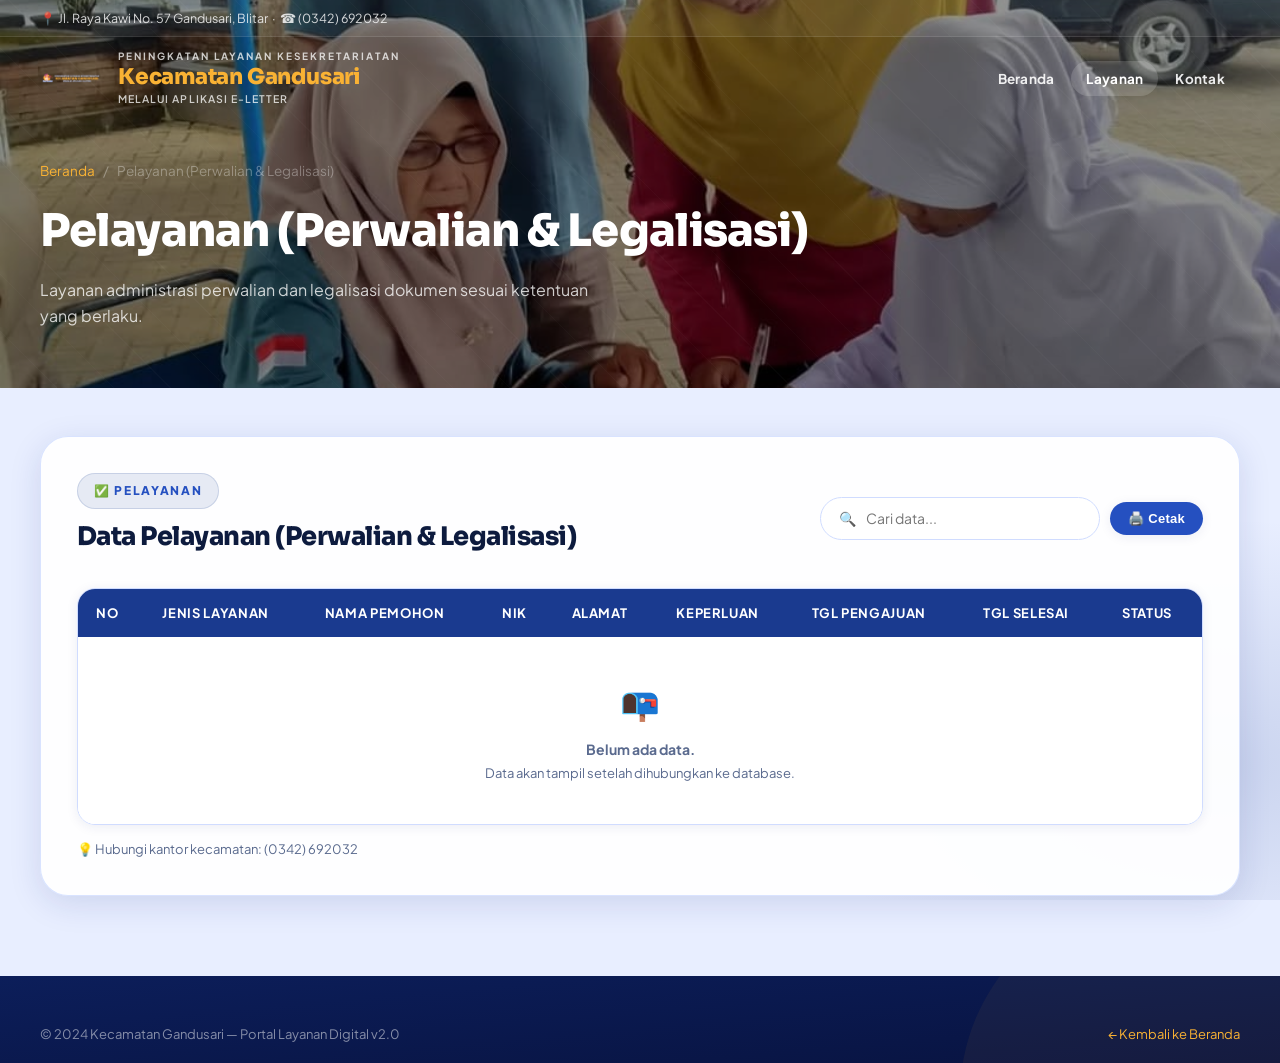
<file: pakcarik/pages/pelayanan.html>
<!DOCTYPE html>
<html lang="id">
<head>
  <meta charset="UTF-8">
  <meta name="viewport" content="width=device-width, initial-scale=1.0">
  <title>Pelayanan (Perwalian & Legalisasi) — PAK CARIK Gandusari</title>
  <link rel="stylesheet" href="../assets/css/style.css">
</head>
<body>
<header class="site-header scrolled" id="site-header">
  <div class="topbar"><div class="container"><span>📍 Jl. Raya Kawi No. 57 Gandusari, Blitar &nbsp;·&nbsp; ☎ (0342) 692032</span></div></div>
  <div class="navbar-wrap"><div class="container"><nav class="navbar">
    <a class="brand" href="../index.html"><img class="brand-logo" src="../assets/img/carik.png" alt="PAK CARIK"><div class="brand-copy"><p class="brand-kicker">Peningkatan Layanan Kesekretariatan</p><h1 class="brand-title">Kecamatan Gandusari</h1><p class="brand-sub">Melalui Aplikasi E-Letter</p></div></a>
    <button class="nav-toggle" aria-label="Menu">☰</button>
    <ul class="nav-list"><li><a href="../index.html">Beranda</a></li><li><a href="../index.html#layanan" class="active">Layanan</a></li><li><a href="../index.html#kontak">Kontak</a></li></ul>
  </nav></div></div>
</header>
<div class="page-hero page-hero-pelayanan">
  <div class="container">
    <div class="breadcrumb"><a href="../index.html">Beranda</a><span>/</span><span>Pelayanan (Perwalian & Legalisasi)</span></div>
    <h1>Pelayanan (Perwalian & Legalisasi)</h1>
    <p>Layanan administrasi perwalian dan legalisasi dokumen sesuai ketentuan yang berlaku.</p>
  </div>
</div>
<main style="padding:48px 0 80px;">
  <div class="container">
    <div class="panel">
      <div class="action-bar">
        <div><div class="section-badge">✅ Pelayanan</div><h2 class="section-title" style="font-size:1.6rem;">Data Pelayanan (Perwalian & Legalisasi)</h2></div>
        <div style="display:flex;gap:10px;flex-wrap:wrap;align-items:center;">
          <div class="search-box"><span>🔍</span><input type="text" id="searchInput" placeholder="Cari data..."></div>
          <button class="btn btn-blue btn-sm" onclick="printTable()">🖨️ Cetak</button>
        </div>
      </div>
      <div class="table-wrapper">
        <table id="tabelData">
          <thead><tr><th>No</th><th>Jenis Layanan</th><th>Nama Pemohon</th><th>NIK</th><th>Alamat</th><th>Keperluan</th><th>Tgl Pengajuan</th><th>Tgl Selesai</th><th>Status</th></tr></thead>
          <tbody><tr><td colspan="20" style="text-align:center;padding:40px;color:var(--text-soft);"><div style="font-size:2rem;margin-bottom:10px;">📭</div><strong>Belum ada data.</strong><br><span style="font-size:13px;">Data akan tampil setelah dihubungkan ke database.</span></td></tr></tbody>
        </table>
      </div>
      <div style="margin-top:14px;font-size:13px;color:var(--text-soft);">💡 Hubungi kantor kecamatan: (0342) 692032</div>
    </div>
  </div>
</main>
<footer class="site-footer" style="padding-top:30px;"><div class="container"><div class="footer-bottom"><span>© 2024 Kecamatan Gandusari — Portal Layanan Digital v2.0</span><a href="../index.html">← Kembali ke Beranda</a></div></div></footer>
<script src="../assets/js/script.js"></script>
<script>searchTable('searchInput','tabelData');</script>
</body>
</html>
</file>
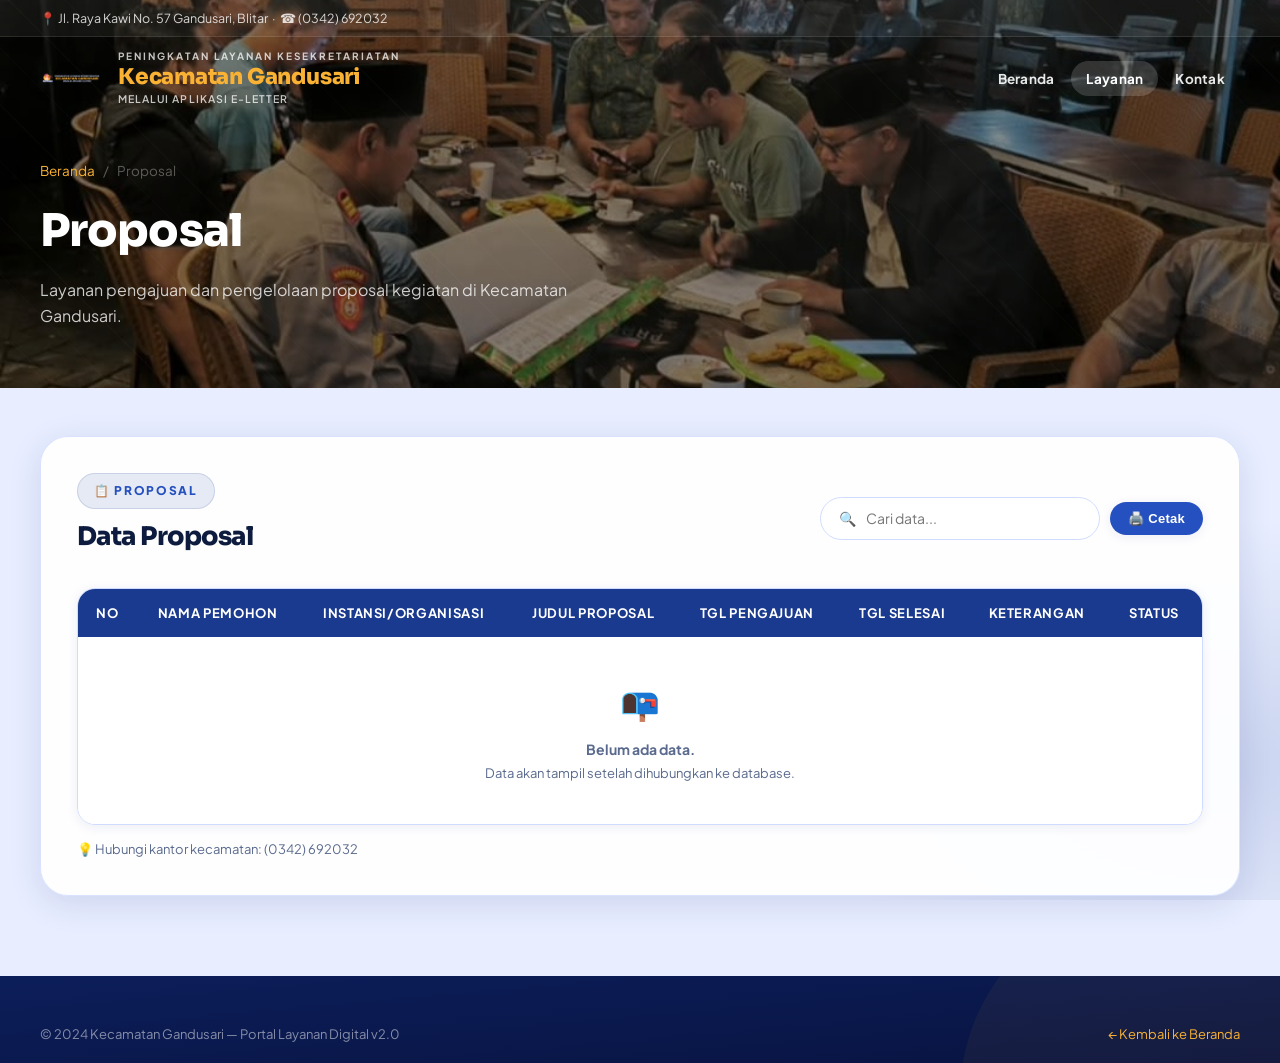
<file: pakcarik/pages/proposal.html>
<!DOCTYPE html>
<html lang="id">
<head>
  <meta charset="UTF-8">
  <meta name="viewport" content="width=device-width, initial-scale=1.0">
  <title>Proposal — PAK CARIK Gandusari</title>
  <link rel="stylesheet" href="../assets/css/style.css">
</head>
<body>
<header class="site-header scrolled" id="site-header">
  <div class="topbar"><div class="container"><span>📍 Jl. Raya Kawi No. 57 Gandusari, Blitar &nbsp;·&nbsp; ☎ (0342) 692032</span></div></div>
  <div class="navbar-wrap"><div class="container"><nav class="navbar">
    <a class="brand" href="../index.html"><img class="brand-logo" src="../assets/img/carik.png" alt="PAK CARIK"><div class="brand-copy"><p class="brand-kicker">Peningkatan Layanan Kesekretariatan</p><h1 class="brand-title">Kecamatan Gandusari</h1><p class="brand-sub">Melalui Aplikasi E-Letter</p></div></a>
    <button class="nav-toggle" aria-label="Menu">☰</button>
    <ul class="nav-list"><li><a href="../index.html">Beranda</a></li><li><a href="../index.html#layanan" class="active">Layanan</a></li><li><a href="../index.html#kontak">Kontak</a></li></ul>
  </nav></div></div>
</header>
<div class="page-hero page-hero-proposal">
  <div class="container">
    <div class="breadcrumb"><a href="../index.html">Beranda</a><span>/</span><span>Proposal</span></div>
    <h1>Proposal</h1>
    <p>Layanan pengajuan dan pengelolaan proposal kegiatan di Kecamatan Gandusari.</p>
  </div>
</div>
<main style="padding:48px 0 80px;">
  <div class="container">
    <div class="panel">
      <div class="action-bar">
        <div><div class="section-badge">📋 Proposal</div><h2 class="section-title" style="font-size:1.6rem;">Data Proposal</h2></div>
        <div style="display:flex;gap:10px;flex-wrap:wrap;align-items:center;">
          <div class="search-box"><span>🔍</span><input type="text" id="searchInput" placeholder="Cari data..."></div>
          <button class="btn btn-blue btn-sm" onclick="printTable()">🖨️ Cetak</button>
        </div>
      </div>
      <div class="table-wrapper">
        <table id="tabelData">
          <thead><tr><th>No</th><th>Nama Pemohon</th><th>Instansi/Organisasi</th><th>Judul Proposal</th><th>Tgl Pengajuan</th><th>Tgl Selesai</th><th>Keterangan</th><th>Status</th></tr></thead>
          <tbody><tr><td colspan="20" style="text-align:center;padding:40px;color:var(--text-soft);"><div style="font-size:2rem;margin-bottom:10px;">📭</div><strong>Belum ada data.</strong><br><span style="font-size:13px;">Data akan tampil setelah dihubungkan ke database.</span></td></tr></tbody>
        </table>
      </div>
      <div style="margin-top:14px;font-size:13px;color:var(--text-soft);">💡 Hubungi kantor kecamatan: (0342) 692032</div>
    </div>
  </div>
</main>
<footer class="site-footer" style="padding-top:30px;"><div class="container"><div class="footer-bottom"><span>© 2024 Kecamatan Gandusari — Portal Layanan Digital v2.0</span><a href="../index.html">← Kembali ke Beranda</a></div></div></footer>
<script src="../assets/js/script.js"></script>
<script>searchTable('searchInput','tabelData');</script>
</body>
</html>
</file>
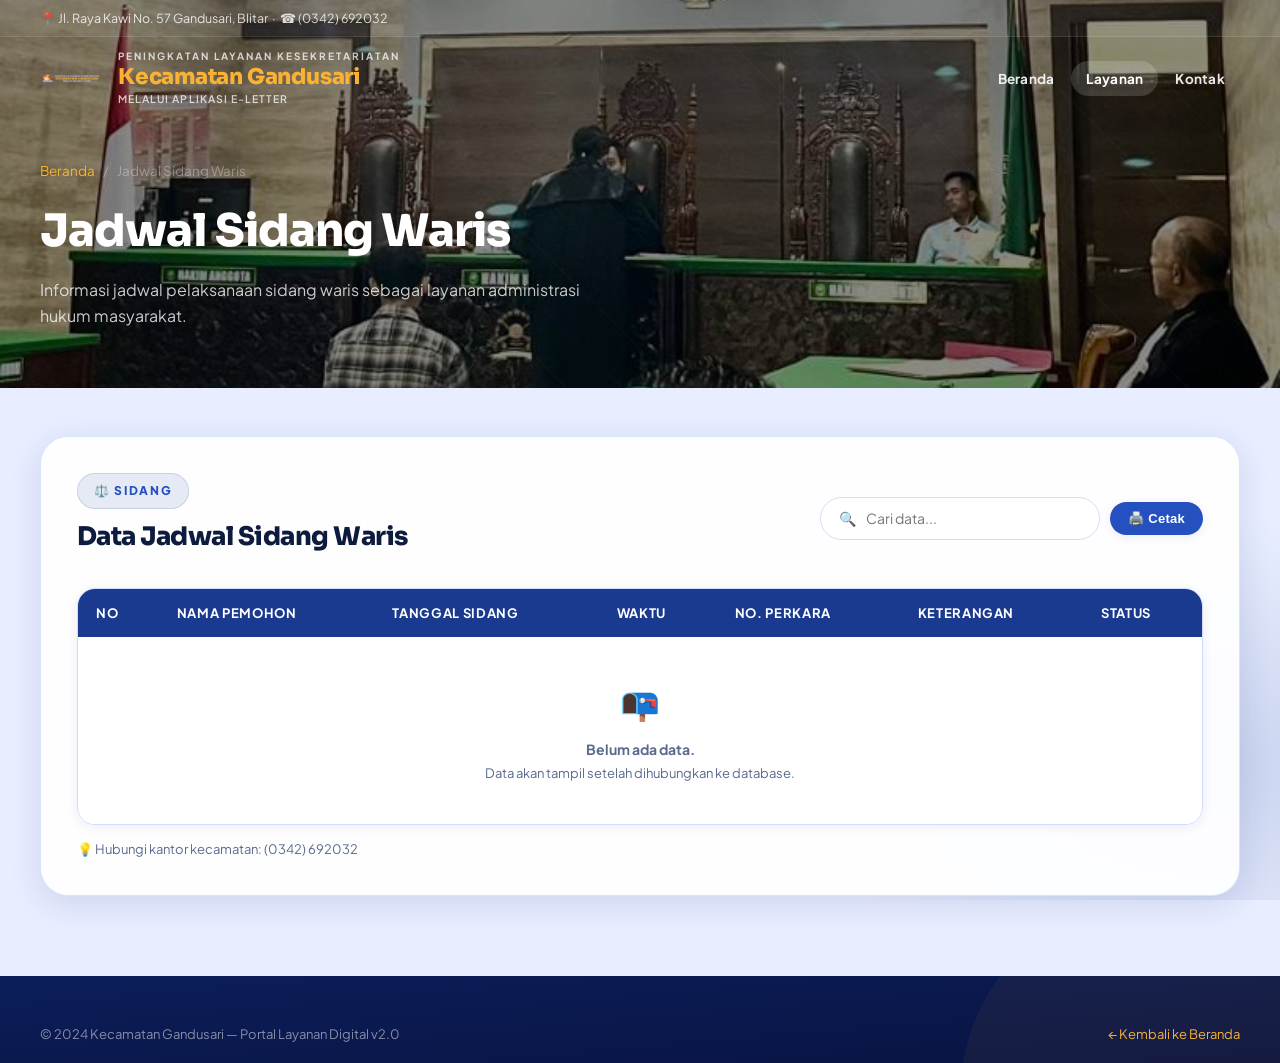
<file: pakcarik/pages/sidang-waris.html>
<!DOCTYPE html>
<html lang="id">
<head>
  <meta charset="UTF-8">
  <meta name="viewport" content="width=device-width, initial-scale=1.0">
  <title>Jadwal Sidang Waris — PAK CARIK Gandusari</title>
  <link rel="stylesheet" href="../assets/css/style.css">
</head>
<body>
<header class="site-header scrolled" id="site-header">
  <div class="topbar"><div class="container"><span>📍 Jl. Raya Kawi No. 57 Gandusari, Blitar &nbsp;·&nbsp; ☎ (0342) 692032</span></div></div>
  <div class="navbar-wrap"><div class="container"><nav class="navbar">
    <a class="brand" href="../index.html"><img class="brand-logo" src="../assets/img/carik.png" alt="PAK CARIK"><div class="brand-copy"><p class="brand-kicker">Peningkatan Layanan Kesekretariatan</p><h1 class="brand-title">Kecamatan Gandusari</h1><p class="brand-sub">Melalui Aplikasi E-Letter</p></div></a>
    <button class="nav-toggle" aria-label="Menu">☰</button>
    <ul class="nav-list"><li><a href="../index.html">Beranda</a></li><li><a href="../index.html#layanan" class="active">Layanan</a></li><li><a href="../index.html#kontak">Kontak</a></li></ul>
  </nav></div></div>
</header>
<div class="page-hero page-hero-waris">
  <div class="container">
    <div class="breadcrumb"><a href="../index.html">Beranda</a><span>/</span><span>Jadwal Sidang Waris</span></div>
    <h1>Jadwal Sidang Waris</h1>
    <p>Informasi jadwal pelaksanaan sidang waris sebagai layanan administrasi hukum masyarakat.</p>
  </div>
</div>
<main style="padding:48px 0 80px;">
  <div class="container">
    <div class="panel">
      <div class="action-bar">
        <div><div class="section-badge">⚖️ Sidang</div><h2 class="section-title" style="font-size:1.6rem;">Data Jadwal Sidang Waris</h2></div>
        <div style="display:flex;gap:10px;flex-wrap:wrap;align-items:center;">
          <div class="search-box"><span>🔍</span><input type="text" id="searchInput" placeholder="Cari data..."></div>
          <button class="btn btn-blue btn-sm" onclick="printTable()">🖨️ Cetak</button>
        </div>
      </div>
      <div class="table-wrapper">
        <table id="tabelData">
          <thead><tr><th>No</th><th>Nama Pemohon</th><th>Tanggal Sidang</th><th>Waktu</th><th>No. Perkara</th><th>Keterangan</th><th>Status</th></tr></thead>
          <tbody><tr><td colspan="20" style="text-align:center;padding:40px;color:var(--text-soft);"><div style="font-size:2rem;margin-bottom:10px;">📭</div><strong>Belum ada data.</strong><br><span style="font-size:13px;">Data akan tampil setelah dihubungkan ke database.</span></td></tr></tbody>
        </table>
      </div>
      <div style="margin-top:14px;font-size:13px;color:var(--text-soft);">💡 Hubungi kantor kecamatan: (0342) 692032</div>
    </div>
  </div>
</main>
<footer class="site-footer" style="padding-top:30px;"><div class="container"><div class="footer-bottom"><span>© 2024 Kecamatan Gandusari — Portal Layanan Digital v2.0</span><a href="../index.html">← Kembali ke Beranda</a></div></div></footer>
<script src="../assets/js/script.js"></script>
<script>searchTable('searchInput','tabelData');</script>
</body>
</html>
</file>
<file: pakcarik/assets/css/style.css>
/* ═══════════════════════════════════════════
   PAK CARIK — Kecamatan Gandusari
   Main Stylesheet
═══════════════════════════════════════════ */

@import url('https://fonts.googleapis.com/css2?family=Plus+Jakarta+Sans:wght@400;500;600;700;800&family=Sora:wght@700;800;900&display=swap');

/* ── RESET & ROOT ── */
*, *::before, *::after { box-sizing: border-box; margin: 0; padding: 0; }
html { scroll-behavior: smooth; }

:root {
  --primary:       #1a3a8f;
  --primary-mid:   #2550c0;
  --primary-light: #3a6de0;
  --primary-pale:  #e8eeff;
  --accent:        #f9b234;
  --accent-dark:   #d9940f;
  --success:       #16a34a;
  --danger:        #dc2626;
  --text:          #0d1b3e;
  --text-mid:      #2d3f6e;
  --text-soft:     #5a6a8e;
  --surface:       #ffffff;
  --surface-tint:  #f4f7ff;
  --border:        #d0dcff;
  --shadow-sm:     0 2px 12px rgba(20,40,120,.08);
  --shadow-md:     0 8px 32px rgba(20,40,120,.13);
  --shadow-lg:     0 20px 60px rgba(20,40,120,.18);
  --radius-sm:     10px;
  --radius-md:     18px;
  --radius-lg:     28px;
  --radius-xl:     40px;
  --header-h:      118px;
}

body {
  font-family: 'Plus Jakarta Sans', sans-serif;
  color: var(--text);
  background: #e8eeff;
  overflow-x: hidden;
  line-height: 1.6;
}

body::before {
  content: '';
  position: fixed;
  inset: 0;
  z-index: -1;
  background:
    radial-gradient(ellipse 80% 60% at 5% 5%,  rgba(37,80,192,.18) 0%, transparent 60%),
    radial-gradient(ellipse 60% 50% at 95% 85%, rgba(26,58,143,.15) 0%, transparent 55%),
    #e8eeff;
  pointer-events: none;
}

a { text-decoration: none; color: inherit; }
img { display: block; max-width: 100%; }
ul { list-style: none; }

.container {
  width: min(1200px, calc(100% - 32px));
  margin: 0 auto;
}

/* ════════════════════════════
   SCROLLBAR
════════════════════════════ */
::-webkit-scrollbar { width: 6px; }
::-webkit-scrollbar-track { background: #d0dcff; }
::-webkit-scrollbar-thumb { background: var(--primary-mid); border-radius: 99px; }

/* ════════════════════════════
   HEADER
════════════════════════════ */
.site-header {
  position: fixed;
  inset: 0 0 auto 0;
  z-index: 900;
  transition: background .3s, box-shadow .3s, backdrop-filter .3s;
}
.site-header.scrolled {
  background: rgba(14, 28, 80, 0.95);
  backdrop-filter: blur(18px);
  box-shadow: 0 6px 28px rgba(0,0,0,.25);
}

.topbar {
  background: rgba(255,255,255,.06);
  border-bottom: 1px solid rgba(255,255,255,.1);
  color: rgba(255,255,255,.82);
  font-size: 12.5px;
}
.topbar .container {
  min-height: 36px;
  display: flex;
  align-items: center;
  justify-content: space-between;
  gap: 12px;
}

.navbar-wrap {
  padding: 0;
}
.navbar {
  display: flex;
  align-items: center;
  justify-content: space-between;
  min-height: 82px;
  gap: 24px;
}

.brand {
  display: flex;
  align-items: center;
  gap: 16px;
  flex: 0 0 auto;
}
.brand-logo {
  width: 62px;
  height: auto;
  filter: drop-shadow(0 3px 8px rgba(0,0,0,.28));
}
.brand-copy { color: #fff; }
.brand-kicker {
  font-size: 10px;
  font-weight: 700;
  letter-spacing: .2em;
  text-transform: uppercase;
  opacity: .75;
  margin-bottom: 2px;
}
.brand-title {
  font-family: 'Sora', sans-serif;
  font-size: clamp(1rem, 1.7vw, 1.45rem);
  font-weight: 900;
  color: var(--accent);
  line-height: 1;
  margin: 0;
  letter-spacing: -.01em;
}
.brand-sub {
  font-size: 10.5px;
  font-weight: 600;
  letter-spacing: .1em;
  text-transform: uppercase;
  opacity: .75;
  margin-top: 4px;
}

.nav-list {
  display: flex;
  align-items: center;
  gap: 2px;
}
.nav-list a {
  color: rgba(255,255,255,.9);
  font-size: 13.5px;
  font-weight: 700;
  padding: 9px 15px;
  border-radius: 99px;
  transition: background .18s, color .18s;
  letter-spacing: .02em;
}
.nav-list a:hover,
.nav-list a.active {
  background: rgba(255,255,255,.16);
  color: #fff;
}

.nav-toggle {
  display: none;
  width: 44px;
  height: 44px;
  border: none;
  border-radius: var(--radius-sm);
  background: rgba(255,255,255,.14);
  color: #fff;
  font-size: 20px;
  cursor: pointer;
  align-items: center;
  justify-content: center;
  transition: background .18s;
}
.nav-toggle:hover { background: rgba(255,255,255,.24); }

/* ════════════════════════════
   HERO
════════════════════════════ */
.hero {
  position: relative;
  min-height: 100vh;
  display: flex;
  align-items: center;
  overflow: hidden;
}
.hero-bg {
  position: absolute;
  inset: 0;
  background-image: url('../img/bgawal3.png'); /* ganti foto sesuai selera */
  background-size: cover;
  background-position: center;
  background-repeat: no-repeat;
  z-index: 0;
}

/* === BASE HERO === */
.page-hero {
  position: relative;
  background-size: cover;
  background-position: center;
  background-repeat: no-repeat;
  padding: 160px 0 60px;
  overflow: hidden;
}

/* Overlay gelap */
.page-hero::before {
  content: "";
  position: absolute;
  inset: 0;
  background: rgba(0,0,0,0.45);
  z-index: 0;
}

/* Supaya teks muncul */
.page-hero .container {
  position: relative;
  z-index: 2;
}

.page-hero-apel {
  background-image: url('../img/layanan/bg_apel.png');
}

.page-hero-undangan {
  background-image: url('../img/layanan/bg_undangan.png');
}

.page-hero-data {
  background-image: url('../img/layanan/bg_data.png');
}

.page-hero-ektp {
  background-image: url('../img/layanan/bg_ktp.png');
}

.page-hero-waris {
  background-image: url('../img/layanan/bg_waris.png');
}

.page-hero-arsip {
  background-image: url('../img/layanan/bg_arsip.png');
}

.page-hero-pbb {
  background-image: url('../img/layanan/bg_pbb.png');
}

.page-hero-pelayanan {
  background-image: url('../img/layanan/bg_pelayanan.png');
}

.page-hero-proposal {
  background-image: url('../img/layanan/bg_proposal.png');
}

.page-hero-nikah {
  background-image: url('../img/layanan/bg_nikah.png');
}

.page-hero-agenda {
  background-image: url('../img/layanan/bg_agenda.png');
}

.page-hero-format {
  background-image: url('../img/layanan/bg_format.png');
}

.hero-bg::after {
  content: '';
  position: absolute;
  inset: 0;
  background:
    radial-gradient(ellipse 70% 60% at 80% 30%, rgba(249,178,52,.12) 0%, transparent 60%),
    radial-gradient(ellipse 50% 80% at 10% 80%, rgba(58,109,224,.25) 0%, transparent 55%),
    rgba(0, 0, 0, 0.47);
}

.hero-pattern {
  position: absolute;
  inset: 0;
  opacity: .04;
  background-image: repeating-linear-gradient(
    45deg,
    rgba(255,255,255,1) 0px,
    rgba(255,255,255,1) 1px,
    transparent 1px,
    transparent 40px
  );
  z-index: 1;
}
.hero .container {
  position: relative;
  z-index: 2;
  padding-top: 160px;
  padding-bottom: 80px;
}
.hero-grid {
  display: grid;
  grid-template-columns: 1fr 420px;
  gap: 48px;
  align-items: center;
}
.hero-eyebrow {
  display: inline-flex;
  align-items: center;
  gap: 8px;
  padding: 8px 18px;
  background: rgba(255,255,255,0.18);
  border: 1px solid rgba(255,255,255,0.35);
  text-shadow: 0 1px 4px rgba(0,0,0,0.5);
  border-radius: 99px;
  color: rgba(255,255,255,.92);
  font-size: 13px;
  font-weight: 700;
  letter-spacing: .06em;
  text-transform: uppercase;
  margin-bottom: 22px;
}
.hero-eyebrow span {
  width: 8px; height: 8px;
  background: var(--accent);
  border-radius: 50%;
  display: inline-block;
  animation: pulse 2s infinite;
}
@keyframes pulse {
  0%,100% { opacity:1; transform:scale(1); }
  50% { opacity:.5; transform:scale(1.4); }
}
.hero-title {
  font-family: 'Sora', sans-serif;
  font-size: clamp(2.2rem, 4.5vw, 4.2rem);
  font-weight: 900;
  color: #fff;
  line-height: .95;
  letter-spacing: -.03em;
  text-transform: uppercase;
  margin-bottom: 20px;
}
.hero-title em {
  font-style: normal;
  color: var(--accent);
  display: block;
}
.hero-text {
  color: rgba(255,255,255,.82);
  font-size: 1.05rem;
  line-height: 1.78;
  max-width: 580px;
  margin-bottom: 32px;
}
.hero-actions {
  display: flex;
  flex-wrap: wrap;
  gap: 14px;
}

/* Stat cards */
.hero-stats {
  display: grid;
  grid-template-columns: 1fr 1fr;
  gap: 14px;
}
.stat-card {
  background: rgba(255,255,255,.1);
  border: 1px solid rgba(255,255,255,.16);
  border-radius: var(--radius-md);
  padding: 20px 22px;
  backdrop-filter: blur(10px);
  transition: background .2s, transform .2s;
}
.stat-card:hover { background: rgba(255,255,255,.15); transform: translateY(-3px); }
.stat-card .num {
  font-family: 'Sora', sans-serif;
  font-size: 2.4rem;
  font-weight: 900;
  color: var(--accent);
  line-height: 1;
}
.stat-card .lbl {
  color: rgba(255,255,255,.82);
  font-size: 13px;
  font-weight: 600;
  margin-top: 6px;
}

/* ════════════════════════════
   BUTTONS
════════════════════════════ */
.btn {
  display: inline-flex;
  align-items: center;
  justify-content: center;
  gap: 8px;
  padding: 13px 24px;
  border-radius: 99px;
  font-size: 14.5px;
  font-weight: 800;
  letter-spacing: .02em;
  border: none;
  cursor: pointer;
  transition: transform .2s, box-shadow .2s, background .2s, opacity .2s;
}
.btn:hover { transform: translateY(-2px); }
.btn-primary {
  background: var(--accent);
  color: #12224a;
  box-shadow: 0 10px 28px rgba(249,178,52,.3);
}
.btn-primary:hover { background: #ffc347; box-shadow: 0 14px 36px rgba(249,178,52,.4); }

.btn-outline {
  background: rgba(255,255,255,.2);
  color: #fff;
  border: 1.5px solid rgba(255,255,255,.6);
  text-shadow: 0 1px 3px rgba(0,0,0,.4);
}

.btn-outline:hover { background: rgba(255,255,255,.2); }
.btn-blue {
  background: var(--primary-mid);
  color: #fff;
  box-shadow: var(--shadow-sm);
}
.btn-blue:hover { background: var(--primary); }
.btn-sm { padding: 9px 18px; font-size: 13px; }

/* ════════════════════════════
   SECTION COMMONS
════════════════════════════ */
.section {
  padding: 80px 0;
}
.section-badge {
  display: inline-flex;
  align-items: center;
  gap: 8px;
  padding: 7px 16px;
  background: rgba(26,58,143,.1);
  border: 1px solid rgba(26,58,143,.15);
  border-radius: 99px;
  color: var(--primary-mid);
  font-size: 12px;
  font-weight: 800;
  letter-spacing: .14em;
  text-transform: uppercase;
  margin-bottom: 14px;
}
.section-title {
  font-family: 'Sora', sans-serif;
  font-size: clamp(1.7rem, 3vw, 2.8rem);
  font-weight: 900;
  color: var(--text);
  line-height: 1.05;
  letter-spacing: -.02em;
  margin-bottom: 14px;
}
.section-desc {
  color: var(--text-soft);
  font-size: 1rem;
  line-height: 1.75;
  max-width: 640px;
}

.panel {
  background: rgba(255,255,255,.94);
  border: 1px solid rgba(208,220,255,.8);
  border-radius: var(--radius-lg);
  box-shadow: var(--shadow-md);
  padding: 36px;
}

/* ════════════════════════════
   LAYANAN SECTION
════════════════════════════ */
.layanan-section { padding: 80px 0; }
.layanan-header {
  display: flex;
  align-items: flex-end;
  justify-content: space-between;
  gap: 20px;
  margin-bottom: 36px;
}
.layanan-count {
  font-weight: 800;
  color: var(--text-soft);
  font-size: 14px;
  white-space: nowrap;
}

.layanan-grid {
  display: grid;
  grid-template-columns: repeat(4, 1fr);
  gap: 22px;
}

.layanan-card {
  position: relative;
  border: 1px solid var(--border);
  border-radius: var(--radius-md);
  overflow: hidden;
  box-shadow: var(--shadow-sm);
  transition: transform .25s, box-shadow .25s, border-color .25s;
  display: flex;
  flex-direction: column;
  cursor: pointer;
}

.layanan-card::before {
  content: "";
  position: absolute;
  inset: 0;
  background: linear-gradient(
    to bottom,
    rgba(0, 0, 0, 0.20),
    rgba(0, 0, 0, 0.55)
  );
  z-index: 1;
}

.layanan-card:hover {
  transform: translateY(-8px);
  box-shadow: 0 20px 50px rgba(26,58,143,.16);
  border-color: rgba(37,80,192,.35);
}
.layanan-img-wrap {
  padding: 18px 18px 0;
}
.layanan-img {
  aspect-ratio: 1;
  border-radius: var(--radius-sm);
  overflow: hidden;
  background: var(--surface-tint);
  display: flex;
  align-items: center;
  justify-content: center;
}
.layanan-img img {
  width: 100%;
  height: 100%;
  object-fit: cover;
  transition: transform .3s;
}
.layanan-card:hover .layanan-img img { transform: scale(1.05); }
.layanan-body {
  padding: 18px 20px 22px;
  display: flex;
  flex-direction: column;
  gap: 8px;
  flex: 1;
}
.layanan-tag {
  display: inline-flex;
  align-self: flex-start;
  padding: 5px 11px;
  background: rgba(37,80,192,.09);
  color: var(--primary-mid);
  font-size: 11px;
  font-weight: 800;
  letter-spacing: .1em;
  text-transform: uppercase;
  border-radius: 99px;
}
.layanan-title {
  font-family: 'Sora', sans-serif;
  font-size: 1.08rem;
  font-weight: 800;
  line-height: 1.25;
  color: var(--text);
}
.layanan-copy {
  color: var(--text-soft);
  font-size: 13.5px;
  line-height: 1.65;
  flex: 1;
}
.layanan-link {
  display: inline-flex;
  align-items: center;
  gap: 6px;
  color: var(--primary-mid);
  font-size: 13.5px;
  font-weight: 800;
  margin-top: 6px;
  transition: gap .2s;
}
.layanan-card:hover .layanan-link { gap: 10px; }

/* ════════════════════════════
   AKSES CEPAT
════════════════════════════ */
.akses-section { padding: 0 0 80px; }
.akses-grid {
  display: grid;
  grid-template-columns: repeat(4, 1fr);
  gap: 18px;
  margin-top: 28px;
}
.akses-card {
  display: flex;
  flex-direction: column;
  align-items: center;
  text-align: center;
  gap: 14px;
  padding: 28px 20px;
  background: #fff;
  border: 1px solid var(--border);
  border-radius: var(--radius-md);
  box-shadow: var(--shadow-sm);
  transition: transform .22s, box-shadow .22s, border-color .22s;
  cursor: pointer;
}
.akses-card:hover {
  transform: translateY(-6px);
  box-shadow: var(--shadow-md);
  border-color: rgba(37,80,192,.3);
}
.akses-icon {
  width: 80px;
  height: 80px;
  border-radius: var(--radius-sm);
  overflow: hidden;
  background: var(--surface-tint);
  display: flex;
  align-items: center;
  justify-content: center;
}
.akses-icon img {
  width: 100%;
  height: 100%;
  object-fit: contain;
  padding: 8px;
}
.akses-card strong {
  font-size: 15px;
  font-weight: 800;
  color: var(--text);
}
.akses-card span {
  font-size: 13px;
  color: var(--text-soft);
  line-height: 1.6;
}

/* ════════════════════════════
   BERITA SECTION
════════════════════════════ */
.berita-section { padding: 0 0 80px; }
.berita-grid {
  display: grid;
  grid-template-columns: repeat(3, 1fr);
  gap: 22px;
  margin-top: 28px;
}
.berita-card {
  border-radius: var(--radius-md);
  overflow: hidden;
  background: #fff;
  border: 1px solid var(--border);
  box-shadow: var(--shadow-sm);
  transition: transform .22s, box-shadow .22s;
}
.berita-card:hover {
  transform: translateY(-5px);
  box-shadow: var(--shadow-md);
}
.berita-img {
  aspect-ratio: 16/10;
  overflow: hidden;
  background: #dce8ff;
}
.berita-img img {
  width: 100%;
  height: 100%;
  object-fit: cover;
  transition: transform .35s;
}
.berita-card:hover .berita-img img { transform: scale(1.06); }
.berita-body {
  padding: 18px 20px 22px;
}
.berita-meta {
  display: flex;
  align-items: center;
  gap: 10px;
  margin-bottom: 10px;
}
.berita-cat {
  display: inline-flex;
  padding: 4px 10px;
  background: rgba(37,80,192,.09);
  color: var(--primary-mid);
  font-size: 11px;
  font-weight: 800;
  letter-spacing: .1em;
  text-transform: uppercase;
  border-radius: 99px;
}
.berita-date {
  font-size: 12px;
  color: var(--text-soft);
  display: flex;
  align-items: center;
  gap: 4px;
}
.berita-title {
  font-family: 'Sora', sans-serif;
  font-size: 1rem;
  font-weight: 800;
  line-height: 1.35;
  color: var(--text);
  margin-bottom: 10px;
}
.berita-excerpt {
  font-size: 13.5px;
  color: var(--text-soft);
  line-height: 1.65;
  display: -webkit-box;
  -webkit-line-clamSp: 3;
  -webkit-box-orient: vertical;
  overflow: hidden;
}

/* ════════════════════════════
   INFORMASI / KONTAK
════════════════════════════ */
.info-section { padding: 0 0 80px; }
.info-grid {
  display: grid;
  grid-template-columns: 1fr 1fr;
  gap: 24px;
}
.contact-list {
  display: grid;
  gap: 14px;
  margin-top: 20px;
}
.contact-item {
  display: flex;
  align-items: flex-start;
  gap: 14px;
}
.contact-icon {
  width: 44px;
  height: 44px;
  background: rgba(37,80,192,.09);
  border-radius: var(--radius-sm);
  display: flex;
  align-items: center;
  justify-content: center;
  font-size: 18px;
  flex: 0 0 auto;
}
.contact-item strong { display: block; font-size: 13px; font-weight: 800; color: var(--text-soft); margin-bottom: 3px; letter-spacing: .06em; text-transform: uppercase; }
.contact-item span, .contact-item a { font-size: 15px; color: var(--text-mid); font-weight: 600; }
.contact-item a:hover { color: var(--primary-mid); }

.version-badge {
  display: inline-flex;
  align-items: center;
  gap: 8px;
  margin-top: 20px;
  padding: 10px 18px;
  background: rgba(37,80,192,.06);
  border: 1px solid rgba(37,80,192,.14);
  border-radius: 99px;
  font-size: 13px;
  font-weight: 700;
  color: var(--primary-mid);
}
.version-dot {
  width: 8px;
  height: 8px;
  background: var(--success);
  border-radius: 50%;
}

/* ════════════════════════════
   FOOTER
════════════════════════════ */
.site-footer {
  background: linear-gradient(175deg, #0c1e5a 0%, #081340 100%);
  color: #fff;
  padding: 60px 0 0;
  position: relative;
  overflow: hidden;
}
.site-footer::before {
  content: '';
  position: absolute;
  top: -80px;
  right: -80px;
  width: 400px;
  height: 400px;
  border-radius: 50%;
  background: rgba(249,178,52,.05);
  pointer-events: none;
}
.footer-grid {
  display: grid;
  grid-template-columns: 1.2fr 1fr 1fr;
  gap: 32px;
  padding-bottom: 40px;
  border-bottom: 1px solid rgba(255,255,255,.1);
}
.footer-brand {
  display: flex;
  align-items: center;
  gap: 14px;
  margin-bottom: 16px;
}
.footer-brand img { width: 68px; }
.footer-brand h3 {
  font-family: 'Sora', sans-serif;
  font-weight: 800;
  font-size: 1.1rem;
  color: var(--accent);
  margin: 0;
}
.footer-brand p {
  font-size: 12px;
  opacity: .65;
  margin: 4px 0 0;
}
.footer-desc {
  color: rgba(255,255,255,.68);
  font-size: 14px;
  line-height: 1.75;
}
.footer-col h4 {
  font-family: 'Sora', sans-serif;
  font-size: 14px;
  font-weight: 800;
  letter-spacing: .08em;
  text-transform: uppercase;
  color: var(--accent);
  margin-bottom: 18px;
}
.footer-links {
  display: grid;
  gap: 10px;
}
.footer-links a, .footer-links span {
  color: rgba(255,255,255,.72);
  font-size: 14px;
  font-weight: 500;
  transition: color .18s, padding-left .18s;
  display: flex;
  align-items: center;
  gap: 8px;
}
.footer-links a:hover { color: #fff; padding-left: 4px; }
.footer-links a::before { content: '→'; font-size: 12px; opacity: .6; }

.footer-bottom {
  padding: 18px 0;
  display: flex;
  align-items: center;
  justify-content: space-between;
  gap: 16px;
  color: rgba(255,255,255,.5);
  font-size: 13px;
}
.footer-bottom a { color: var(--accent); }

/* ════════════════════════════
   PAGE HEADER (inner pages)
════════════════════════════ */

.page-hero::after {
  content: '';
  position: absolute;
  inset: 0;
  background: repeating-linear-gradient(
    45deg,
    rgba(255,255,255,.02) 0, rgba(255,255,255,.02) 1px,
    transparent 1px, transparent 40px
  );
}
.page-hero .container { position: relative; z-index: 1; }
.breadcrumb {
  display: flex;
  align-items: center;
  gap: 8px;
  color: rgba(255,255,255,.65);
  font-size: 13.5px;
  margin-bottom: 14px;
}
.breadcrumb a { color: var(--accent); }
.breadcrumb span { opacity: .5; }
.page-hero h1 {
  font-family: 'Sora', sans-serif;
  font-size: clamp(1.8rem, 3.5vw, 3rem);
  font-weight: 900;
  color: #fff;
  letter-spacing: -.02em;
  margin-bottom: 10px;
}
.page-hero p {
  color: rgba(255,255,255,.78);
  font-size: 1rem;
  max-width: 580px;
}

/* ════════════════════════════
   TABLE STYLES
════════════════════════════ */
.table-wrapper {
  overflow-x: auto;
  border-radius: var(--radius-md);
  border: 1px solid var(--border);
  box-shadow: var(--shadow-sm);
}
table {
  width: 100%;
  border-collapse: collapse;
  background: #fff;
  font-size: 14px;
}
thead {
  background: var(--primary);
  color: #fff;
}
thead th {
  padding: 14px 18px;
  text-align: left;
  font-weight: 700;
  font-size: 13px;
  letter-spacing: .05em;
  text-transform: uppercase;
  white-space: nowrap;
}
tbody tr {
  border-bottom: 1px solid #eef1ff;
  transition: background .15s;
}
tbody tr:last-child { border-bottom: none; }
tbody tr:hover { background: #f6f9ff; }
tbody td {
  padding: 13px 18px;
  vertical-align: middle;
  color: var(--text-mid);
}
.badge {
  display: inline-flex;
  align-items: center;
  padding: 4px 12px;
  border-radius: 99px;
  font-size: 12px;
  font-weight: 700;
}
.badge-green { background: #dcfce7; color: #15803d; }
.badge-yellow { background: #fef9c3; color: #854d0e; }
.badge-blue { background: #dbeafe; color: #1d4ed8; }
.badge-red { background: #fee2e2; color: #b91c1c; }
.badge-gray { background: #f1f5f9; color: #475569; }

/* ════════════════════════════
   PRINT BUTTON AREA
════════════════════════════ */
.action-bar {
  display: flex;
  align-items: center;
  justify-content: space-between;
  flex-wrap: wrap;
  gap: 14px;
  margin-bottom: 24px;
}
.search-box {
  display: flex;
  align-items: center;
  gap: 10px;
  background: #fff;
  border: 1.5px solid var(--border);
  border-radius: 99px;
  padding: 9px 18px;
  font-size: 14px;
  width: 280px;
  transition: border-color .2s;
}
.search-box:focus-within { border-color: var(--primary-mid); }
.search-box input {
  border: none;
  outline: none;
  flex: 1;
  font-family: inherit;
  font-size: 14px;
  color: var(--text);
}

/* ════════════════════════════
   PRINT STYLES
════════════════════════════ */
@media print {
  .site-header, .site-footer, .action-bar, .nav-back, .page-hero { display: none !important; }
  body { background: #fff; padding: 20px; }
  .panel { box-shadow: none; border: none; padding: 0; }
  table { font-size: 12px; }
  thead { background: #1a3a8f !important; -webkit-print-color-adjust: exact; print-color-adjust: exact; }
}

/* ════════════════════════════
   ANIMATIONS
════════════════════════════ */
@keyframes fadeUp {
  from { opacity: 0; transform: translateY(24px); }
  to   { opacity: 1; transform: translateY(0); }
}
.fade-up { animation: fadeUp .55s ease both; }
.delay-1 { animation-delay: .1s; }
.delay-2 { animation-delay: .2s; }
.delay-3 { animation-delay: .3s; }
.delay-4 { animation-delay: .4s; }

/* ════════════════════════════
   RESPONSIVE
════════════════════════════ */
@media (max-width: 1100px) {
  .layanan-grid { grid-template-columns: repeat(3, 1fr); }
  .hero-grid { grid-template-columns: 1fr 360px; }
}
@media (max-width: 960px) {
  .hero-grid, .info-grid, .footer-grid { grid-template-columns: 1fr; }
  .layanan-grid { grid-template-columns: repeat(2, 1fr); }
  .akses-grid { grid-template-columns: repeat(2, 1fr); }
  .berita-grid { grid-template-columns: repeat(2, 1fr); }
  .hero-stats { display: none; }
}
@media (max-width: 768px) {
  :root { --header-h: 80px; }
  .topbar { display: none; }
  .nav-toggle { display: inline-flex; }
  .nav-list {
    position: absolute;
    top: 100%;
    left: 16px; right: 16px;
    flex-direction: column;
    align-items: stretch;
    background: rgba(12,26,74,.97);
    border: 1px solid rgba(255,255,255,.1);
    border-radius: var(--radius-md);
    padding: 12px;
    box-shadow: var(--shadow-lg);
    opacity: 0;
    pointer-events: none;
    transform: translateY(-10px);
    transition: opacity .2s, transform .2s;
  }
  .nav-list.open { opacity: 1; pointer-events: auto; transform: translateY(0); }
  .hero .container { padding-top: 120px; }
  .panel { padding: 22px; }
}
@media (max-width: 560px) {
  .layanan-grid { grid-template-columns: 1fr; }
  .akses-grid { grid-template-columns: 1fr 1fr; }
  .berita-grid { grid-template-columns: 1fr; }
  .footer-grid { grid-template-columns: 1fr; }
  .footer-bottom { flex-direction: column; text-align: center; }
  .layanan-header { flex-direction: column; align-items: flex-start; }
}
</file>
<file: UTS-KELOMPOK3/assets/css/style.css>
/* ═══════════════════════════════════════════
   PAK CARIK — Kecamatan Gandusari
   Main Stylesheet
═══════════════════════════════════════════ */

@import url('https://fonts.googleapis.com/css2?family=Plus+Jakarta+Sans:wght@400;500;600;700;800&family=Sora:wght@700;800;900&display=swap');

/* ── RESET & ROOT ── */
*, *::before, *::after { box-sizing: border-box; margin: 0; padding: 0; }
html { scroll-behavior: smooth; }

:root {
  --primary:       #1a3a8f;
  --primary-mid:   #2550c0;
  --primary-light: #3a6de0;
  --primary-pale:  #e8eeff;
  --accent:        #f9b234;
  --accent-dark:   #d9940f;
  --success:       #16a34a;
  --danger:        #dc2626;
  --text:          #0d1b3e;
  --text-mid:      #2d3f6e;
  --text-soft:     #5a6a8e;
  --surface:       #ffffff;
  --surface-tint:  #f4f7ff;
  --border:        #d0dcff;
  --shadow-sm:     0 2px 12px rgba(20,40,120,.08);
  --shadow-md:     0 8px 32px rgba(20,40,120,.13);
  --shadow-lg:     0 20px 60px rgba(20,40,120,.18);
  --radius-sm:     10px;
  --radius-md:     18px;
  --radius-lg:     28px;
  --radius-xl:     40px;
  --header-h:      118px;
}

body {
  font-family: 'Plus Jakarta Sans', sans-serif;
  color: var(--text);
  background: #e8eeff;
  overflow-x: hidden;
  line-height: 1.6;
}

body::before {
  content: '';
  position: fixed;
  inset: 0;
  z-index: -1;
  background:
    radial-gradient(ellipse 80% 60% at 5% 5%,  rgba(37,80,192,.18) 0%, transparent 60%),
    radial-gradient(ellipse 60% 50% at 95% 85%, rgba(26,58,143,.15) 0%, transparent 55%),
    #e8eeff;
  pointer-events: none;
}

a { text-decoration: none; color: inherit; }
img { display: block; max-width: 100%; }
ul { list-style: none; }

.container {
  width: min(1200px, calc(100% - 32px));
  margin: 0 auto;
}

/* ════════════════════════════
   SCROLLBAR
════════════════════════════ */
::-webkit-scrollbar { width: 6px; }
::-webkit-scrollbar-track { background: #d0dcff; }
::-webkit-scrollbar-thumb { background: var(--primary-mid); border-radius: 99px; }

/* ════════════════════════════
   HEADER
════════════════════════════ */
.site-header {
  position: fixed;
  inset: 0 0 auto 0;
  z-index: 900;
  transition: background .3s, box-shadow .3s, backdrop-filter .3s;
}
.site-header.scrolled {
  background: rgba(14, 28, 80, 0.95);
  backdrop-filter: blur(18px);
  box-shadow: 0 6px 28px rgba(0,0,0,.25);
}

.topbar {
  background: rgba(255,255,255,.06);
  border-bottom: 1px solid rgba(255,255,255,.1);
  color: rgba(255,255,255,.82);
  font-size: 12.5px;
}
.topbar .container {
  min-height: 36px;
  display: flex;
  align-items: center;
  justify-content: space-between;
  gap: 12px;
}

.navbar-wrap {
  padding: 0;
}
.navbar {
  display: flex;
  align-items: center;
  justify-content: space-between;
  min-height: 82px;
  gap: 24px;
}

.brand {
  display: flex;
  align-items: center;
  gap: 16px;
  flex: 0 0 auto;
}
.brand-logo {
  width: 62px;
  height: auto;
  filter: drop-shadow(0 3px 8px rgba(0,0,0,.28));
}
.brand-copy { color: #fff; }
.brand-kicker {
  font-size: 10px;
  font-weight: 700;
  letter-spacing: .2em;
  text-transform: uppercase;
  opacity: .75;
  margin-bottom: 2px;
}
.brand-title {
  font-family: 'Sora', sans-serif;
  font-size: clamp(1rem, 1.7vw, 1.45rem);
  font-weight: 900;
  color: var(--accent);
  line-height: 1;
  margin: 0;
  letter-spacing: -.01em;
}
.brand-sub {
  font-size: 10.5px;
  font-weight: 600;
  letter-spacing: .1em;
  text-transform: uppercase;
  opacity: .75;
  margin-top: 4px;
}

.nav-list {
  display: flex;
  align-items: center;
  gap: 2px;
}
.nav-list a {
  color: rgba(255,255,255,.9);
  font-size: 13.5px;
  font-weight: 700;
  padding: 9px 15px;
  border-radius: 99px;
  transition: background .18s, color .18s;
  letter-spacing: .02em;
}
.nav-list a:hover,
.nav-list a.active {
  background: rgba(255,255,255,.16);
  color: #fff;
}

.nav-toggle {
  display: none;
  width: 44px;
  height: 44px;
  border: none;
  border-radius: var(--radius-sm);
  background: rgba(255,255,255,.14);
  color: #fff;
  font-size: 20px;
  cursor: pointer;
  align-items: center;
  justify-content: center;
  transition: background .18s;
}
.nav-toggle:hover { background: rgba(255,255,255,.24); }

/* ════════════════════════════
   HERO
════════════════════════════ */
.hero {
  position: relative;
  min-height: 100vh;
  display: flex;
  align-items: center;
  overflow: hidden;
}
.hero-bg {
  position: absolute;
  inset: 0;
  background-image: url('../img/bgawal3.png'); /* ganti foto sesuai selera */
  background-size: cover;
  background-position: center;
  background-repeat: no-repeat;
  z-index: 0;
}

/* === BASE HERO === */
.page-hero {
  position: relative;
  background-size: cover;
  background-position: center;
  background-repeat: no-repeat;
  padding: 160px 0 60px;
  overflow: hidden;
}

/* Overlay gelap */
.page-hero::before {
  content: "";
  position: absolute;
  inset: 0;
  background: rgba(0,0,0,0.45);
  z-index: 0;
}

/* Supaya teks muncul */
.page-hero .container {
  position: relative;
  z-index: 2;
}

.page-hero-apel {
  background-image: url('../img/layanan/bg_apel.png');
}

.page-hero-undangan {
  background-image: url('../img/layanan/bg_undangan.png');
}

.page-hero-data {
  background-image: url('../img/layanan/bg_data.png');
}

.page-hero-ektp {
  background-image: url('../img/layanan/bg_ktp.png');
}

.page-hero-waris {
  background-image: url('../img/layanan/bg_waris.png');
}

.page-hero-arsip {
  background-image: url('../img/layanan/bg_arsip.png');
}

.page-hero-pbb {
  background-image: url('../img/layanan/bg_pbb.png');
}

.page-hero-pelayanan {
  background-image: url('../img/layanan/bg_pelayanan.png');
}

.page-hero-proposal {
  background-image: url('../img/layanan/bg_proposal.png');
}

.page-hero-nikah {
  background-image: url('../img/layanan/bg_nikah.png');
}

.page-hero-agenda {
  background-image: url('../img/layanan/bg_agenda.png');
}

.page-hero-format {
  background-image: url('../img/layanan/bg_format.png');
}

.hero-bg::after {
  content: '';
  position: absolute;
  inset: 0;
  background:
    radial-gradient(ellipse 70% 60% at 80% 30%, rgba(249,178,52,.12) 0%, transparent 60%),
    radial-gradient(ellipse 50% 80% at 10% 80%, rgba(58,109,224,.25) 0%, transparent 55%),
    rgba(0, 0, 0, 0.47);
}

.hero-pattern {
  position: absolute;
  inset: 0;
  opacity: .04;
  background-image: repeating-linear-gradient(
    45deg,
    rgba(255,255,255,1) 0px,
    rgba(255,255,255,1) 1px,
    transparent 1px,
    transparent 40px
  );
  z-index: 1;
}
.hero .container {
  position: relative;
  z-index: 2;
  padding-top: 160px;
  padding-bottom: 80px;
}
.hero-grid {
  display: grid;
  grid-template-columns: 1fr 420px;
  gap: 48px;
  align-items: center;
}
.hero-eyebrow {
  display: inline-flex;
  align-items: center;
  gap: 8px;
  padding: 8px 18px;
  background: rgba(255,255,255,0.18);
  border: 1px solid rgba(255,255,255,0.35);
  text-shadow: 0 1px 4px rgba(0,0,0,0.5);
  border-radius: 99px;
  color: rgba(255,255,255,.92);
  font-size: 13px;
  font-weight: 700;
  letter-spacing: .06em;
  text-transform: uppercase;
  margin-bottom: 22px;
}
.hero-eyebrow span {
  width: 8px; height: 8px;
  background: var(--accent);
  border-radius: 50%;
  display: inline-block;
  animation: pulse 2s infinite;
}
@keyframes pulse {
  0%,100% { opacity:1; transform:scale(1); }
  50% { opacity:.5; transform:scale(1.4); }
}
.hero-title {
  font-family: 'Sora', sans-serif;
  font-size: clamp(2.2rem, 4.5vw, 4.2rem);
  font-weight: 900;
  color: #fff;
  line-height: .95;
  letter-spacing: -.03em;
  text-transform: uppercase;
  margin-bottom: 20px;
}
.hero-title em {
  font-style: normal;
  color: var(--accent);
  display: block;
}
.hero-text {
  color: rgba(255,255,255,.82);
  font-size: 1.05rem;
  line-height: 1.78;
  max-width: 580px;
  margin-bottom: 32px;
}
.hero-actions {
  display: flex;
  flex-wrap: wrap;
  gap: 14px;
}

/* Stat cards */
.hero-stats {
  display: grid;
  grid-template-columns: 1fr 1fr;
  gap: 14px;
}
.stat-card {
  background: rgba(255,255,255,.1);
  border: 1px solid rgba(255,255,255,.16);
  border-radius: var(--radius-md);
  padding: 20px 22px;
  backdrop-filter: blur(10px);
  transition: background .2s, transform .2s;
}
.stat-card:hover { background: rgba(255,255,255,.15); transform: translateY(-3px); }
.stat-card .num {
  font-family: 'Sora', sans-serif;
  font-size: 2.4rem;
  font-weight: 900;
  color: var(--accent);
  line-height: 1;
}
.stat-card .lbl {
  color: rgba(255,255,255,.82);
  font-size: 13px;
  font-weight: 600;
  margin-top: 6px;
}

/* ════════════════════════════
   BUTTONS
════════════════════════════ */
.btn {
  display: inline-flex;
  align-items: center;
  justify-content: center;
  gap: 8px;
  padding: 13px 24px;
  border-radius: 99px;
  font-size: 14.5px;
  font-weight: 800;
  letter-spacing: .02em;
  border: none;
  cursor: pointer;
  transition: transform .2s, box-shadow .2s, background .2s, opacity .2s;
}
.btn:hover { transform: translateY(-2px); }
.btn-primary {
  background: var(--accent);
  color: #12224a;
  box-shadow: 0 10px 28px rgba(249,178,52,.3);
}
.btn-primary:hover { background: #ffc347; box-shadow: 0 14px 36px rgba(249,178,52,.4); }

.btn-outline {
  background: rgba(255,255,255,.2);
  color: #fff;
  border: 1.5px solid rgba(255,255,255,.6);
  text-shadow: 0 1px 3px rgba(0,0,0,.4);
}

.btn-outline:hover { background: rgba(255,255,255,.2); }
.btn-blue {
  background: var(--primary-mid);
  color: #fff;
  box-shadow: var(--shadow-sm);
}
.btn-blue:hover { background: var(--primary); }
.btn-sm { padding: 9px 18px; font-size: 13px; }

/* ════════════════════════════
   SECTION COMMONS
════════════════════════════ */
.section {
  padding: 80px 0;
}
.section-badge {
  display: inline-flex;
  align-items: center;
  gap: 8px;
  padding: 7px 16px;
  background: rgba(26,58,143,.1);
  border: 1px solid rgba(26,58,143,.15);
  border-radius: 99px;
  color: var(--primary-mid);
  font-size: 12px;
  font-weight: 800;
  letter-spacing: .14em;
  text-transform: uppercase;
  margin-bottom: 14px;
}
.section-title {
  font-family: 'Sora', sans-serif;
  font-size: clamp(1.7rem, 3vw, 2.8rem);
  font-weight: 900;
  color: var(--text);
  line-height: 1.05;
  letter-spacing: -.02em;
  margin-bottom: 14px;
}
.section-desc {
  color: var(--text-soft);
  font-size: 1rem;
  line-height: 1.75;
  max-width: 640px;
}

.panel {
  background: rgba(255,255,255,.94);
  border: 1px solid rgba(208,220,255,.8);
  border-radius: var(--radius-lg);
  box-shadow: var(--shadow-md);
  padding: 36px;
}

/* ════════════════════════════
   LAYANAN SECTION
════════════════════════════ */
.layanan-section { padding: 80px 0; }
.layanan-header {
  display: flex;
  align-items: flex-end;
  justify-content: space-between;
  gap: 20px;
  margin-bottom: 36px;
}
.layanan-count {
  font-weight: 800;
  color: var(--text-soft);
  font-size: 14px;
  white-space: nowrap;
}

.layanan-grid {
  display: grid;
  grid-template-columns: repeat(4, 1fr);
  gap: 22px;
}

.layanan-card {
  position: relative;
  border: 1px solid var(--border);
  border-radius: var(--radius-md);
  overflow: hidden;
  box-shadow: var(--shadow-sm);
  transition: transform .25s, box-shadow .25s, border-color .25s;
  display: flex;
  flex-direction: column;
  cursor: pointer;
}

.layanan-card::before {
  content: "";
  position: absolute;
  inset: 0;
  background: linear-gradient(
    to bottom,
    rgba(0, 0, 0, 0.20),
    rgba(0, 0, 0, 0.55)
  );
  z-index: 1;
}

.layanan-card:hover {
  transform: translateY(-8px);
  box-shadow: 0 20px 50px rgba(26,58,143,.16);
  border-color: rgba(37,80,192,.35);
}
.layanan-img-wrap {
  padding: 18px 18px 0;
}
.layanan-img {
  aspect-ratio: 1;
  border-radius: var(--radius-sm);
  overflow: hidden;
  background: var(--surface-tint);
  display: flex;
  align-items: center;
  justify-content: center;
}
.layanan-img img {
  width: 100%;
  height: 100%;
  object-fit: cover;
  transition: transform .3s;
}
.layanan-card:hover .layanan-img img { transform: scale(1.05); }
.layanan-body {
  padding: 18px 20px 22px;
  display: flex;
  flex-direction: column;
  gap: 8px;
  flex: 1;
}
.layanan-tag {
  display: inline-flex;
  align-self: flex-start;
  padding: 5px 11px;
  background: rgba(37,80,192,.09);
  color: var(--primary-mid);
  font-size: 11px;
  font-weight: 800;
  letter-spacing: .1em;
  text-transform: uppercase;
  border-radius: 99px;
}
.layanan-title {
  font-family: 'Sora', sans-serif;
  font-size: 1.08rem;
  font-weight: 800;
  line-height: 1.25;
  color: var(--text);
}
.layanan-copy {
  color: var(--text-soft);
  font-size: 13.5px;
  line-height: 1.65;
  flex: 1;
}
.layanan-link {
  display: inline-flex;
  align-items: center;
  gap: 6px;
  color: var(--primary-mid);
  font-size: 13.5px;
  font-weight: 800;
  margin-top: 6px;
  transition: gap .2s;
}
.layanan-card:hover .layanan-link { gap: 10px; }

/* ════════════════════════════
   AKSES CEPAT
════════════════════════════ */
.akses-section { padding: 0 0 80px; }
.akses-grid {
  display: grid;
  grid-template-columns: repeat(4, 1fr);
  gap: 18px;
  margin-top: 28px;
}
.akses-card {
  display: flex;
  flex-direction: column;
  align-items: center;
  text-align: center;
  gap: 14px;
  padding: 28px 20px;
  background: #fff;
  border: 1px solid var(--border);
  border-radius: var(--radius-md);
  box-shadow: var(--shadow-sm);
  transition: transform .22s, box-shadow .22s, border-color .22s;
  cursor: pointer;
}
.akses-card:hover {
  transform: translateY(-6px);
  box-shadow: var(--shadow-md);
  border-color: rgba(37,80,192,.3);
}
.akses-icon {
  width: 80px;
  height: 80px;
  border-radius: var(--radius-sm);
  overflow: hidden;
  background: var(--surface-tint);
  display: flex;
  align-items: center;
  justify-content: center;
}
.akses-icon img {
  width: 100%;
  height: 100%;
  object-fit: contain;
  padding: 8px;
}
.akses-card strong {
  font-size: 15px;
  font-weight: 800;
  color: var(--text);
}
.akses-card span {
  font-size: 13px;
  color: var(--text-soft);
  line-height: 1.6;
}

/* ════════════════════════════
   BERITA SECTION
════════════════════════════ */
.berita-section { padding: 0 0 80px; }
.berita-grid {
  display: grid;
  grid-template-columns: repeat(3, 1fr);
  gap: 22px;
  margin-top: 28px;
}
.berita-card {
  border-radius: var(--radius-md);
  overflow: hidden;
  background: #fff;
  border: 1px solid var(--border);
  box-shadow: var(--shadow-sm);
  transition: transform .22s, box-shadow .22s;
}
.berita-card:hover {
  transform: translateY(-5px);
  box-shadow: var(--shadow-md);
}
.berita-img {
  aspect-ratio: 16/10;
  overflow: hidden;
  background: #dce8ff;
}
.berita-img img {
  width: 100%;
  height: 100%;
  object-fit: cover;
  transition: transform .35s;
}
.berita-card:hover .berita-img img { transform: scale(1.06); }
.berita-body {
  padding: 18px 20px 22px;
}
.berita-meta {
  display: flex;
  align-items: center;
  gap: 10px;
  margin-bottom: 10px;
}
.berita-cat {
  display: inline-flex;
  padding: 4px 10px;
  background: rgba(37,80,192,.09);
  color: var(--primary-mid);
  font-size: 11px;
  font-weight: 800;
  letter-spacing: .1em;
  text-transform: uppercase;
  border-radius: 99px;
}
.berita-date {
  font-size: 12px;
  color: var(--text-soft);
  display: flex;
  align-items: center;
  gap: 4px;
}
.berita-title {
  font-family: 'Sora', sans-serif;
  font-size: 1rem;
  font-weight: 800;
  line-height: 1.35;
  color: var(--text);
  margin-bottom: 10px;
}
.berita-excerpt {
  font-size: 13.5px;
  color: var(--text-soft);
  line-height: 1.65;
  display: -webkit-box;
  -webkit-line-clamSp: 3;
  -webkit-box-orient: vertical;
  overflow: hidden;
}

/* ════════════════════════════
   INFORMASI / KONTAK
════════════════════════════ */
.info-section { padding: 0 0 80px; }
.info-grid {
  display: grid;
  grid-template-columns: 1fr 1fr;
  gap: 24px;
}
.contact-list {
  display: grid;
  gap: 14px;
  margin-top: 20px;
}
.contact-item {
  display: flex;
  align-items: flex-start;
  gap: 14px;
}
.contact-icon {
  width: 44px;
  height: 44px;
  background: rgba(37,80,192,.09);
  border-radius: var(--radius-sm);
  display: flex;
  align-items: center;
  justify-content: center;
  font-size: 18px;
  flex: 0 0 auto;
}
.contact-item strong { display: block; font-size: 13px; font-weight: 800; color: var(--text-soft); margin-bottom: 3px; letter-spacing: .06em; text-transform: uppercase; }
.contact-item span, .contact-item a { font-size: 15px; color: var(--text-mid); font-weight: 600; }
.contact-item a:hover { color: var(--primary-mid); }

.version-badge {
  display: inline-flex;
  align-items: center;
  gap: 8px;
  margin-top: 20px;
  padding: 10px 18px;
  background: rgba(37,80,192,.06);
  border: 1px solid rgba(37,80,192,.14);
  border-radius: 99px;
  font-size: 13px;
  font-weight: 700;
  color: var(--primary-mid);
}
.version-dot {
  width: 8px;
  height: 8px;
  background: var(--success);
  border-radius: 50%;
}

/* ════════════════════════════
   FOOTER
════════════════════════════ */
.site-footer {
  background: linear-gradient(175deg, #0c1e5a 0%, #081340 100%);
  color: #fff;
  padding: 60px 0 0;
  position: relative;
  overflow: hidden;
}
.site-footer::before {
  content: '';
  position: absolute;
  top: -80px;
  right: -80px;
  width: 400px;
  height: 400px;
  border-radius: 50%;
  background: rgba(249,178,52,.05);
  pointer-events: none;
}
.footer-grid {
  display: grid;
  grid-template-columns: 1.2fr 1fr 1fr;
  gap: 32px;
  padding-bottom: 40px;
  border-bottom: 1px solid rgba(255,255,255,.1);
}
.footer-brand {
  display: flex;
  align-items: center;
  gap: 14px;
  margin-bottom: 16px;
}
.footer-brand img { width: 68px; }
.footer-brand h3 {
  font-family: 'Sora', sans-serif;
  font-weight: 800;
  font-size: 1.1rem;
  color: var(--accent);
  margin: 0;
}
.footer-brand p {
  font-size: 12px;
  opacity: .65;
  margin: 4px 0 0;
}
.footer-desc {
  color: rgba(255,255,255,.68);
  font-size: 14px;
  line-height: 1.75;
}
.footer-col h4 {
  font-family: 'Sora', sans-serif;
  font-size: 14px;
  font-weight: 800;
  letter-spacing: .08em;
  text-transform: uppercase;
  color: var(--accent);
  margin-bottom: 18px;
}
.footer-links {
  display: grid;
  gap: 10px;
}
.footer-links a, .footer-links span {
  color: rgba(255,255,255,.72);
  font-size: 14px;
  font-weight: 500;
  transition: color .18s, padding-left .18s;
  display: flex;
  align-items: center;
  gap: 8px;
}
.footer-links a:hover { color: #fff; padding-left: 4px; }
.footer-links a::before { content: '→'; font-size: 12px; opacity: .6; }

.footer-bottom {
  padding: 18px 0;
  display: flex;
  align-items: center;
  justify-content: space-between;
  gap: 16px;
  color: rgba(255,255,255,.5);
  font-size: 13px;
}
.footer-bottom a { color: var(--accent); }

/* ════════════════════════════
   PAGE HEADER (inner pages)
════════════════════════════ */

.page-hero::after {
  content: '';
  position: absolute;
  inset: 0;
  background: repeating-linear-gradient(
    45deg,
    rgba(255,255,255,.02) 0, rgba(255,255,255,.02) 1px,
    transparent 1px, transparent 40px
  );
}
.page-hero .container { position: relative; z-index: 1; }
.breadcrumb {
  display: flex;
  align-items: center;
  gap: 8px;
  color: rgba(255,255,255,.65);
  font-size: 13.5px;
  margin-bottom: 14px;
}
.breadcrumb a { color: var(--accent); }
.breadcrumb span { opacity: .5; }
.page-hero h1 {
  font-family: 'Sora', sans-serif;
  font-size: clamp(1.8rem, 3.5vw, 3rem);
  font-weight: 900;
  color: #fff;
  letter-spacing: -.02em;
  margin-bottom: 10px;
}
.page-hero p {
  color: rgba(255,255,255,.78);
  font-size: 1rem;
  max-width: 580px;
}

/* ════════════════════════════
   TABLE STYLES
════════════════════════════ */
.table-wrapper {
  overflow-x: auto;
  border-radius: var(--radius-md);
  border: 1px solid var(--border);
  box-shadow: var(--shadow-sm);
}
table {
  width: 100%;
  border-collapse: collapse;
  background: #fff;
  font-size: 14px;
}
thead {
  background: var(--primary);
  color: #fff;
}
thead th {
  padding: 14px 18px;
  text-align: left;
  font-weight: 700;
  font-size: 13px;
  letter-spacing: .05em;
  text-transform: uppercase;
  white-space: nowrap;
}
tbody tr {
  border-bottom: 1px solid #eef1ff;
  transition: background .15s;
}
tbody tr:last-child { border-bottom: none; }
tbody tr:hover { background: #f6f9ff; }
tbody td {
  padding: 13px 18px;
  vertical-align: middle;
  color: var(--text-mid);
}
.badge {
  display: inline-flex;
  align-items: center;
  padding: 4px 12px;
  border-radius: 99px;
  font-size: 12px;
  font-weight: 700;
}
.badge-green { background: #dcfce7; color: #15803d; }
.badge-yellow { background: #fef9c3; color: #854d0e; }
.badge-blue { background: #dbeafe; color: #1d4ed8; }
.badge-red { background: #fee2e2; color: #b91c1c; }
.badge-gray { background: #f1f5f9; color: #475569; }

/* ════════════════════════════
   PRINT BUTTON AREA
════════════════════════════ */
.action-bar {
  display: flex;
  align-items: center;
  justify-content: space-between;
  flex-wrap: wrap;
  gap: 14px;
  margin-bottom: 24px;
}
.search-box {
  display: flex;
  align-items: center;
  gap: 10px;
  background: #fff;
  border: 1.5px solid var(--border);
  border-radius: 99px;
  padding: 9px 18px;
  font-size: 14px;
  width: 280px;
  transition: border-color .2s;
}
.search-box:focus-within { border-color: var(--primary-mid); }
.search-box input {
  border: none;
  outline: none;
  flex: 1;
  font-family: inherit;
  font-size: 14px;
  color: var(--text);
}

/* ════════════════════════════
   PRINT STYLES
════════════════════════════ */
@media print {
  .site-header, .site-footer, .action-bar, .nav-back, .page-hero { display: none !important; }
  body { background: #fff; padding: 20px; }
  .panel { box-shadow: none; border: none; padding: 0; }
  table { font-size: 12px; }
  thead { background: #1a3a8f !important; -webkit-print-color-adjust: exact; print-color-adjust: exact; }
}

/* ════════════════════════════
   ANIMATIONS
════════════════════════════ */
@keyframes fadeUp {
  from { opacity: 0; transform: translateY(24px); }
  to   { opacity: 1; transform: translateY(0); }
}
.fade-up { animation: fadeUp .55s ease both; }
.delay-1 { animation-delay: .1s; }
.delay-2 { animation-delay: .2s; }
.delay-3 { animation-delay: .3s; }
.delay-4 { animation-delay: .4s; }

/* ════════════════════════════
   RESPONSIVE
════════════════════════════ */
@media (max-width: 1100px) {
  .layanan-grid { grid-template-columns: repeat(3, 1fr); }
  .hero-grid { grid-template-columns: 1fr 360px; }
}
@media (max-width: 960px) {
  .hero-grid, .info-grid, .footer-grid { grid-template-columns: 1fr; }
  .layanan-grid { grid-template-columns: repeat(2, 1fr); }
  .akses-grid { grid-template-columns: repeat(2, 1fr); }
  .berita-grid { grid-template-columns: repeat(2, 1fr); }
  .hero-stats { display: none; }
}
@media (max-width: 768px) {
  :root { --header-h: 80px; }
  .topbar { display: none; }
  .nav-toggle { display: inline-flex; }
  .nav-list {
    position: absolute;
    top: 100%;
    left: 16px; right: 16px;
    flex-direction: column;
    align-items: stretch;
    background: rgba(12,26,74,.97);
    border: 1px solid rgba(255,255,255,.1);
    border-radius: var(--radius-md);
    padding: 12px;
    box-shadow: var(--shadow-lg);
    opacity: 0;
    pointer-events: none;
    transform: translateY(-10px);
    transition: opacity .2s, transform .2s;
  }
  .nav-list.open { opacity: 1; pointer-events: auto; transform: translateY(0); }
  .hero .container { padding-top: 120px; }
  .panel { padding: 22px; }
}
@media (max-width: 560px) {
  .layanan-grid { grid-template-columns: 1fr; }
  .akses-grid { grid-template-columns: 1fr 1fr; }
  .berita-grid { grid-template-columns: 1fr; }
  .footer-grid { grid-template-columns: 1fr; }
  .footer-bottom { flex-direction: column; text-align: center; }
  .layanan-header { flex-direction: column; align-items: flex-start; }
}

/* === ANIMASI HERO === */

.hero {
  position: relative;
  overflow: hidden;

  background: linear-gradient(-45deg, #1e3c72, #2a5298, #0f2027, #203a43);
  background-size: 400% 400%;
  animation: gradientMove 10s ease infinite;
}

@keyframes gradientMove {
  0% {background-position: 0% 50%;}
  50% {background-position: 100% 50%;}
  100% {background-position: 0% 50%;}
}

/* Floating bulat */
.bg-shapes span {
  position: absolute;
  width: 15px;
  height: 15px;
  background: rgba(255,255,255,0.2);
  border-radius: 50%;
  animation: float 10s linear infinite;
}

.bg-shapes span:nth-child(1) { left: 10%; animation-delay: 0s; }
.bg-shapes span:nth-child(2) { left: 30%; animation-delay: 2s; }
.bg-shapes span:nth-child(3) { left: 50%; animation-delay: 4s; }
.bg-shapes span:nth-child(4) { left: 70%; animation-delay: 6s; }
.bg-shapes span:nth-child(5) { left: 90%; animation-delay: 8s; }

@keyframes float {
  0% { transform: translateY(100vh); opacity: 0; }
  50% { opacity: 1; }
  100% { transform: translateY(-10vh); opacity: 0; }
}

#particles-js {
  position: absolute;
  inset: 0;
  z-index: 2;
  pointer-events: none;
}

.hero-bg {
  z-index: 0;
}

.hero-pattern {
  z-index: 1;
}

.hero .container {
  position: relative;
  z-index: 3;
}

#hero-particles {
  position: absolute;
  inset: 0;
  width: 100%;
  height: 100%;
  z-index: 2;
  pointer-events: none;
}

.hero-bg {
  z-index: 0;
}

.hero-pattern {
  z-index: 1;
}

.hero .container {
  position: relative;
  z-index: 3;
}
</file>
